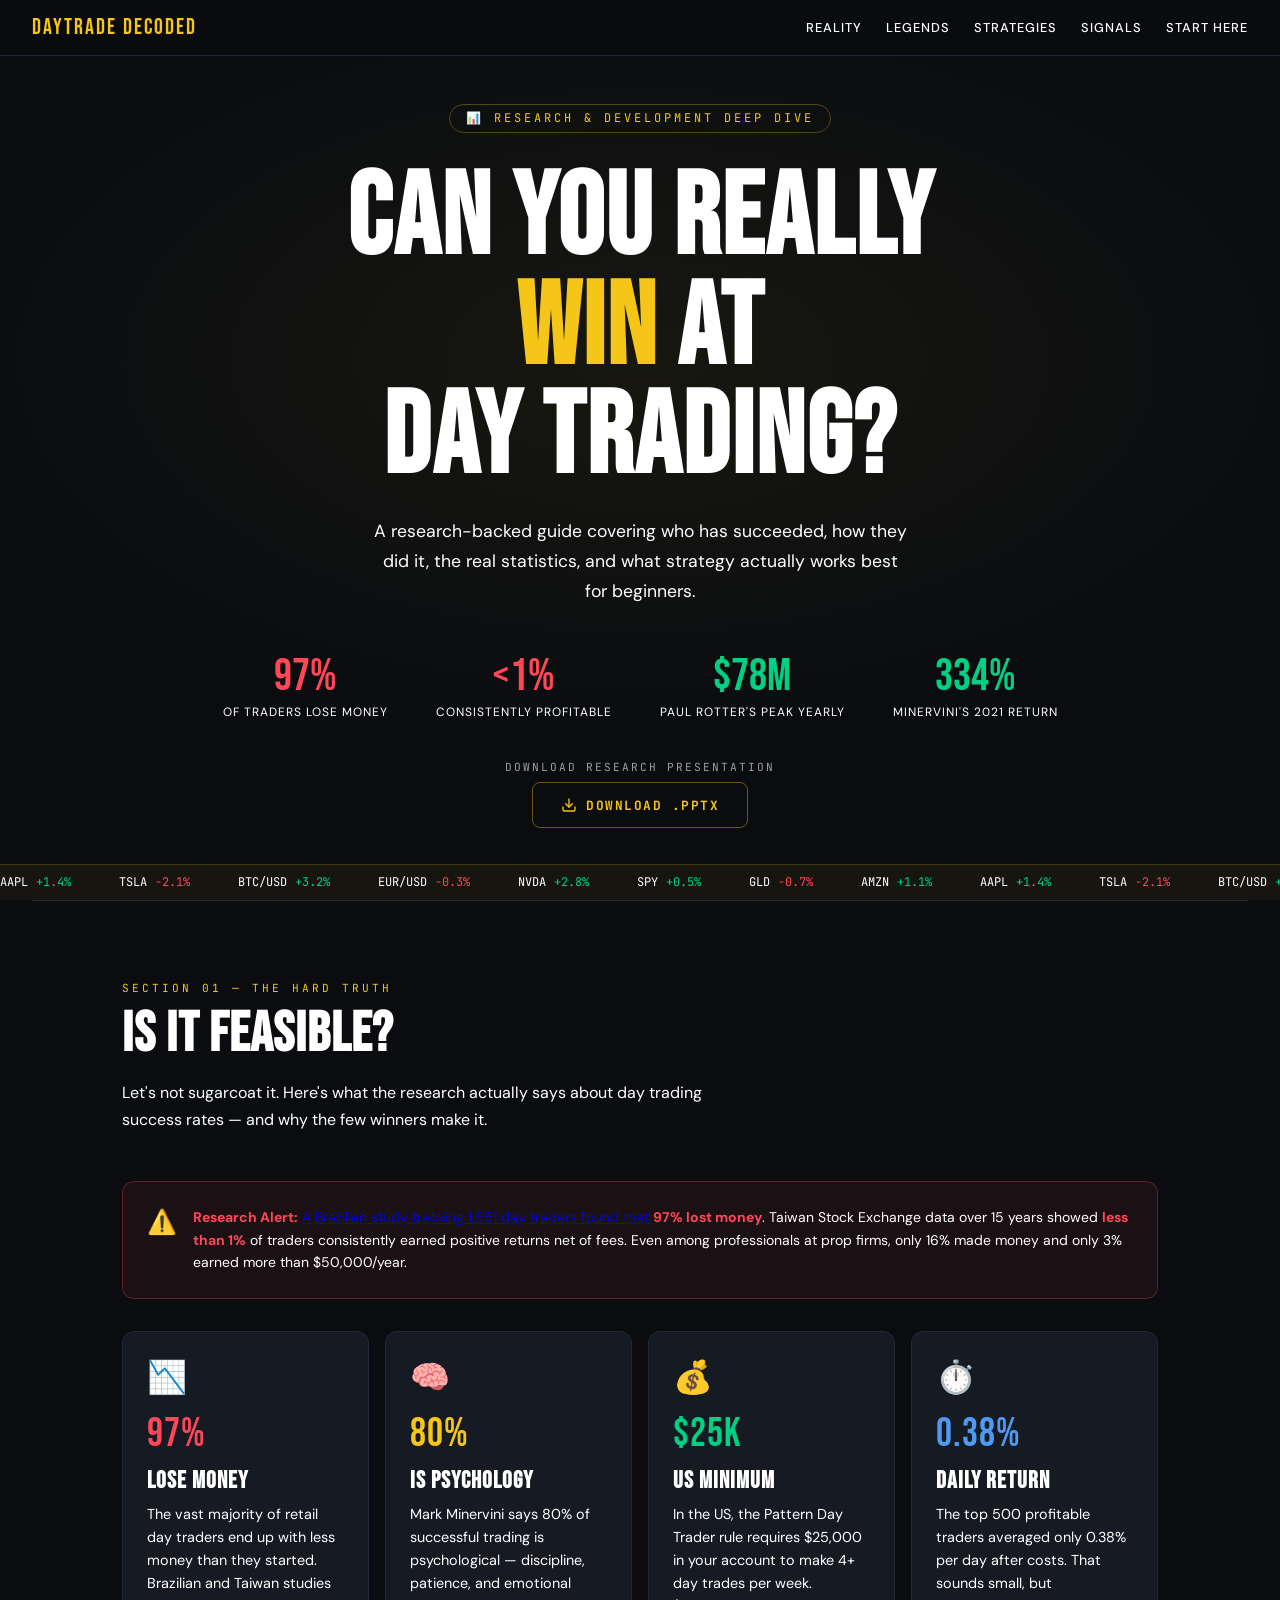
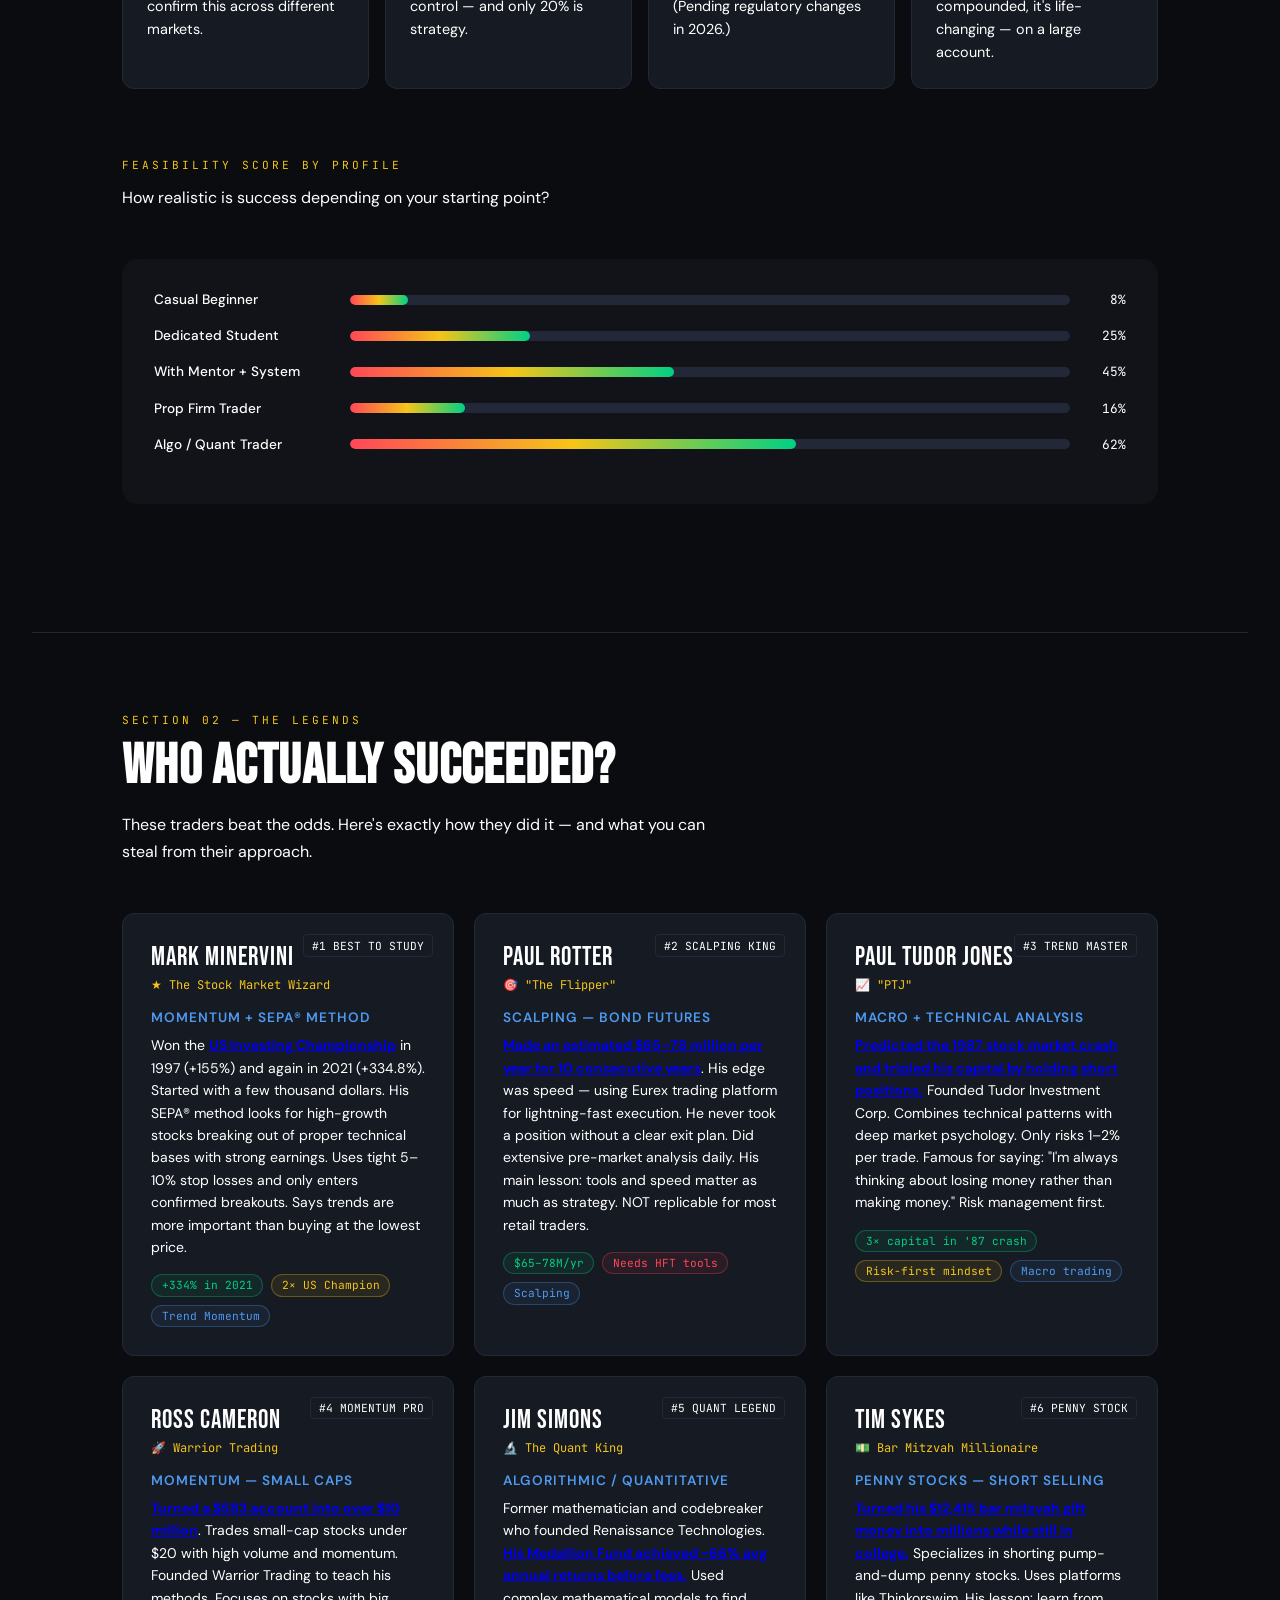
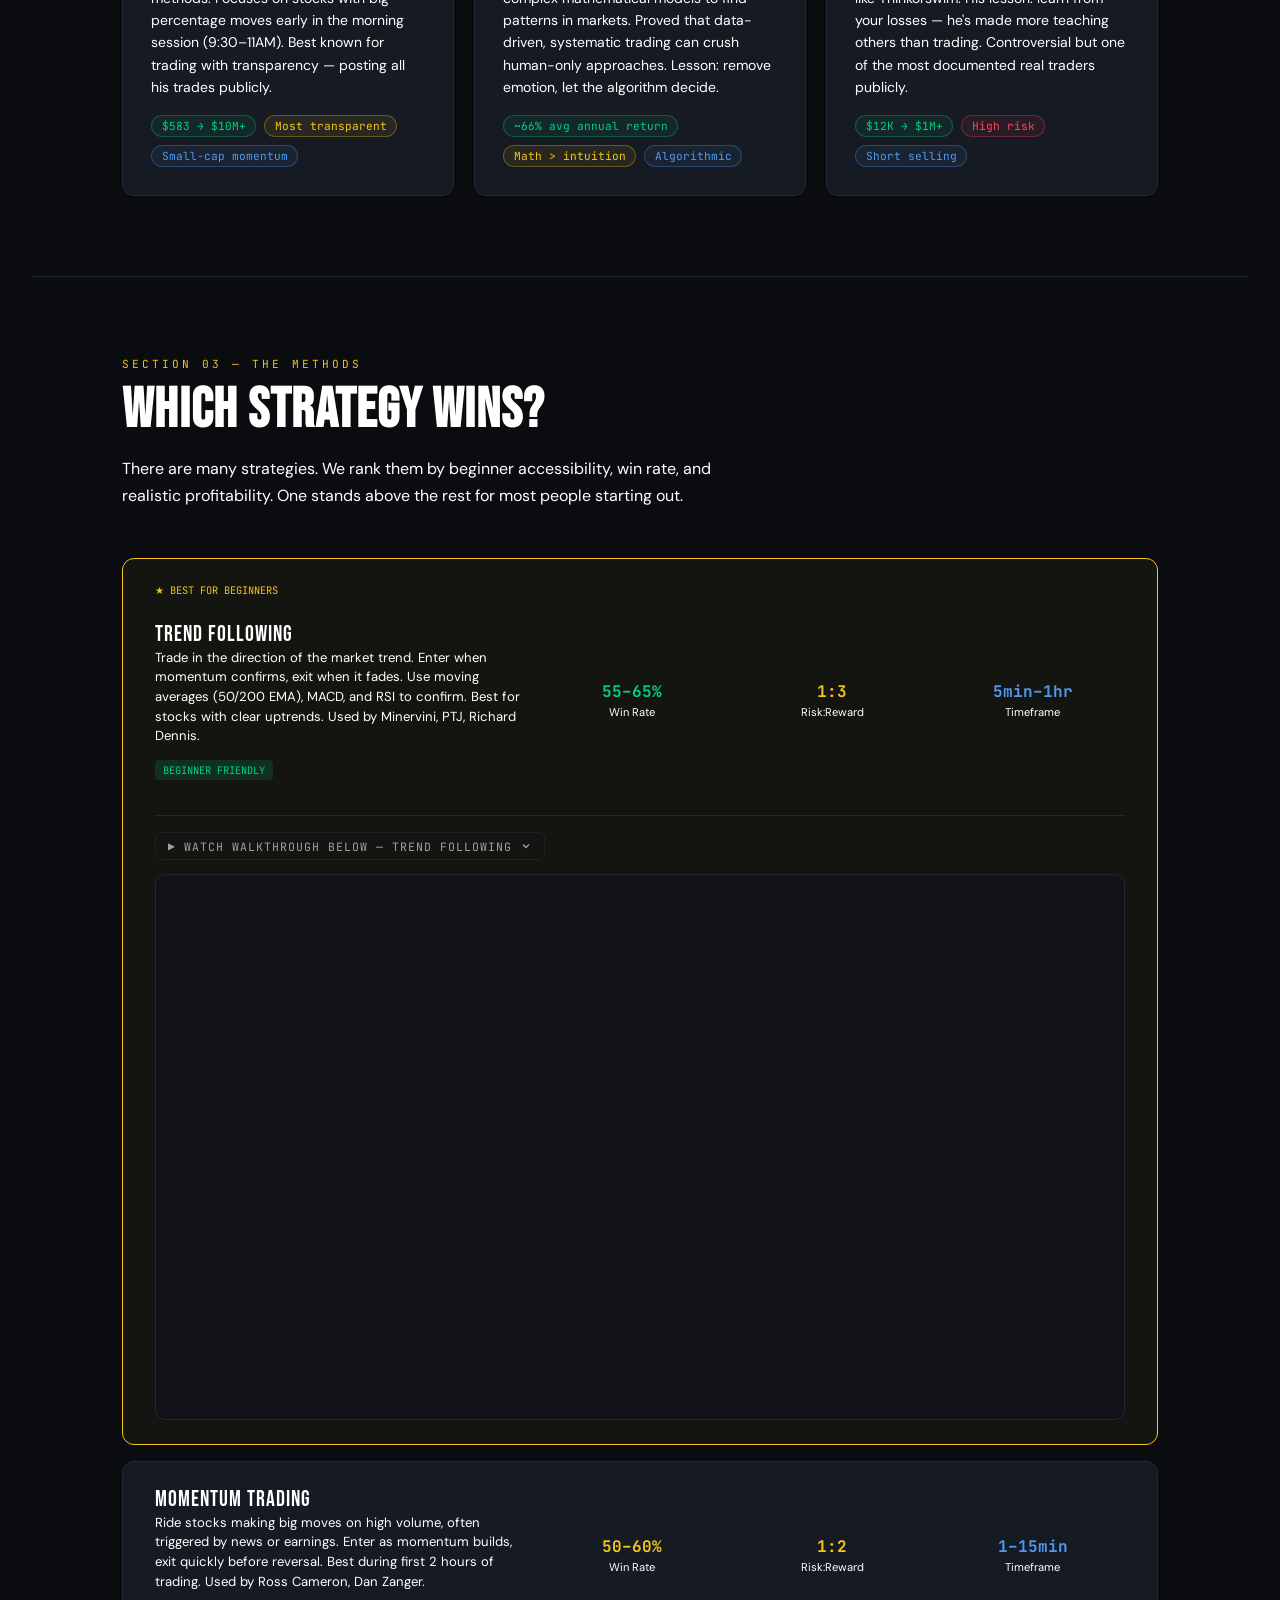
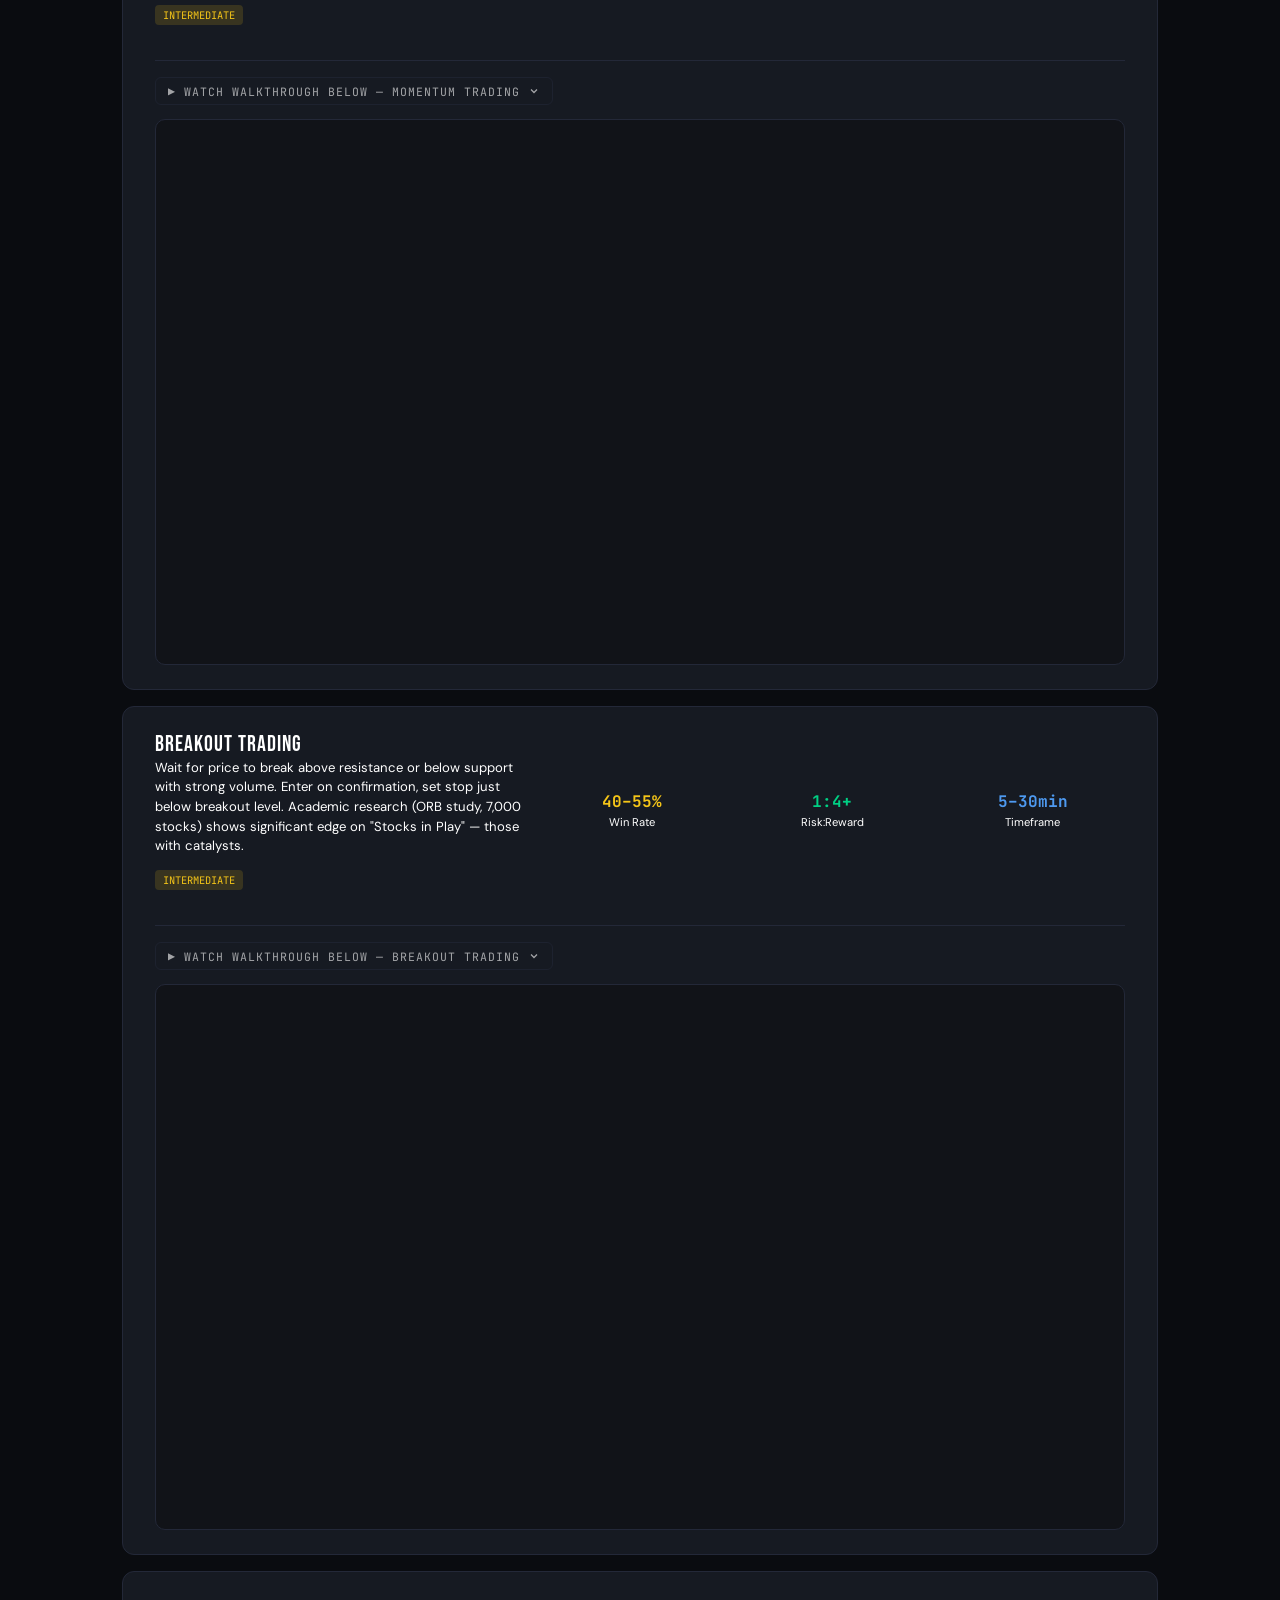
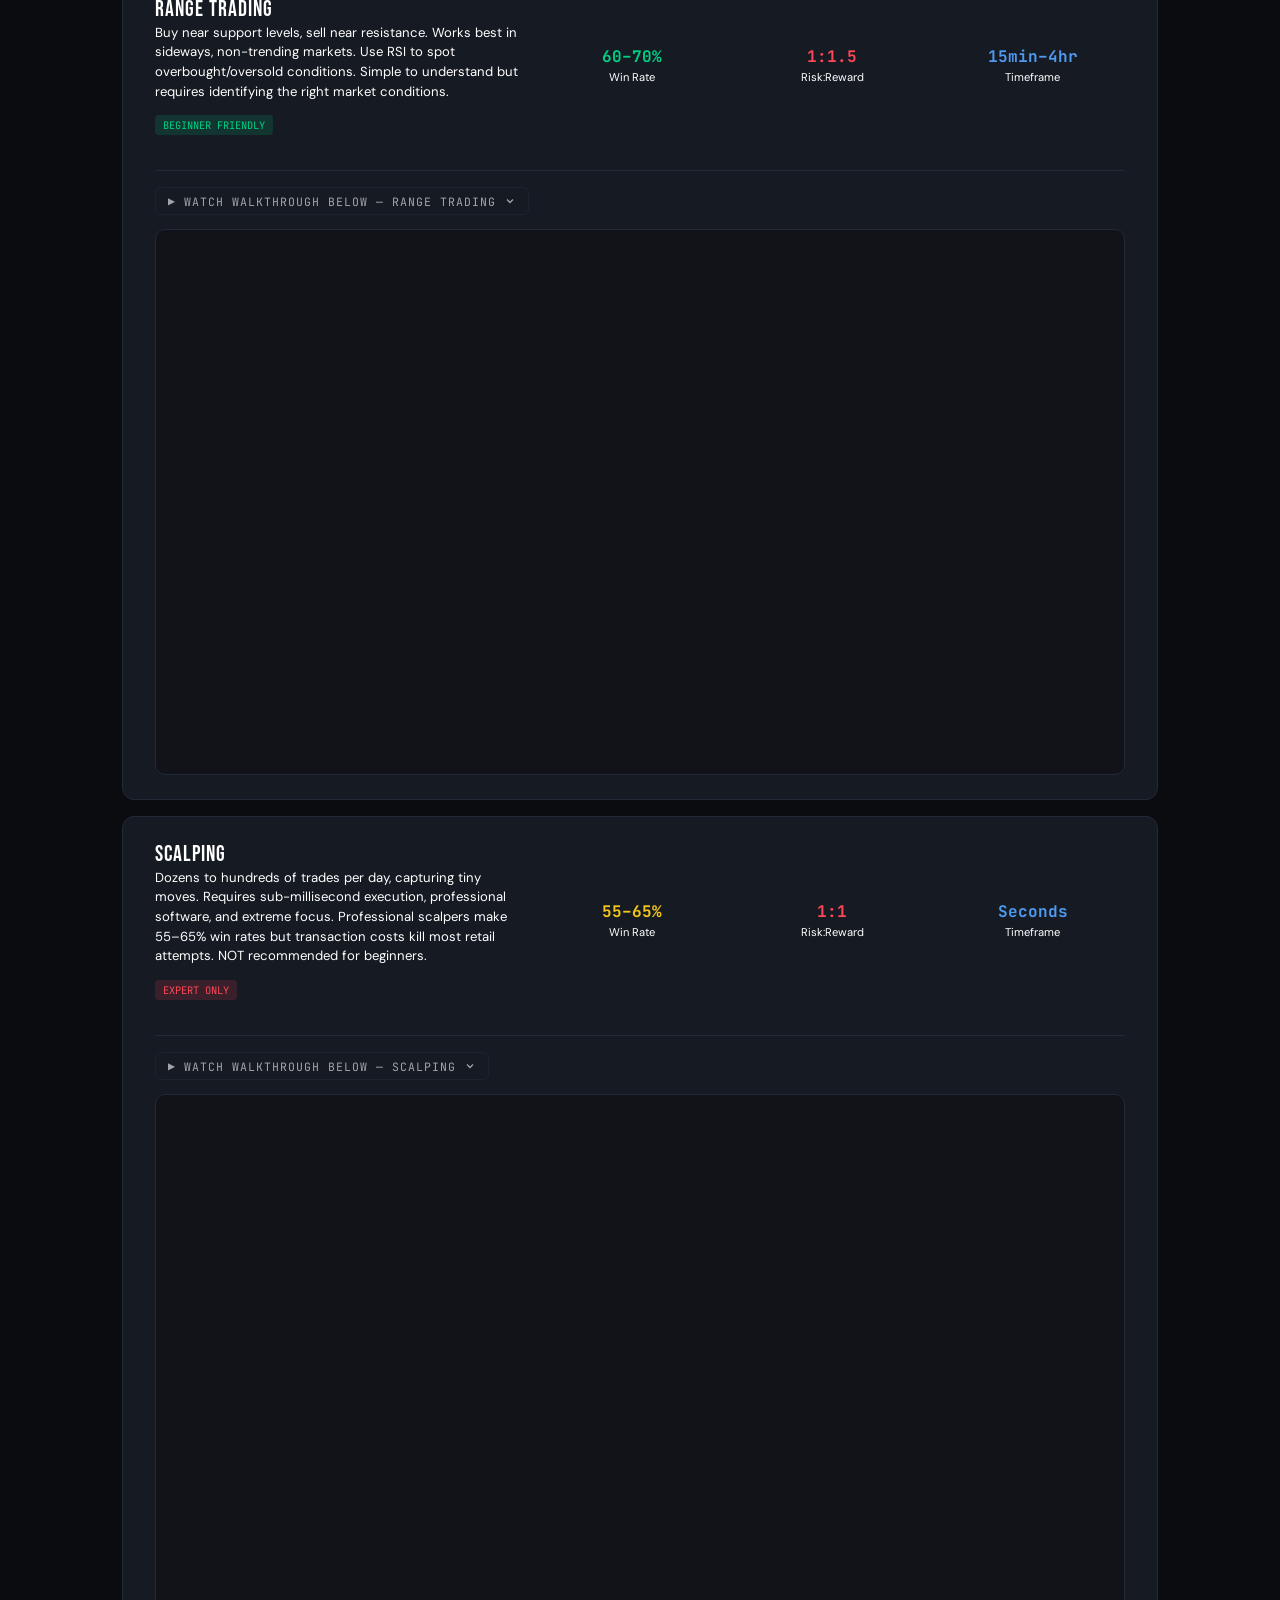
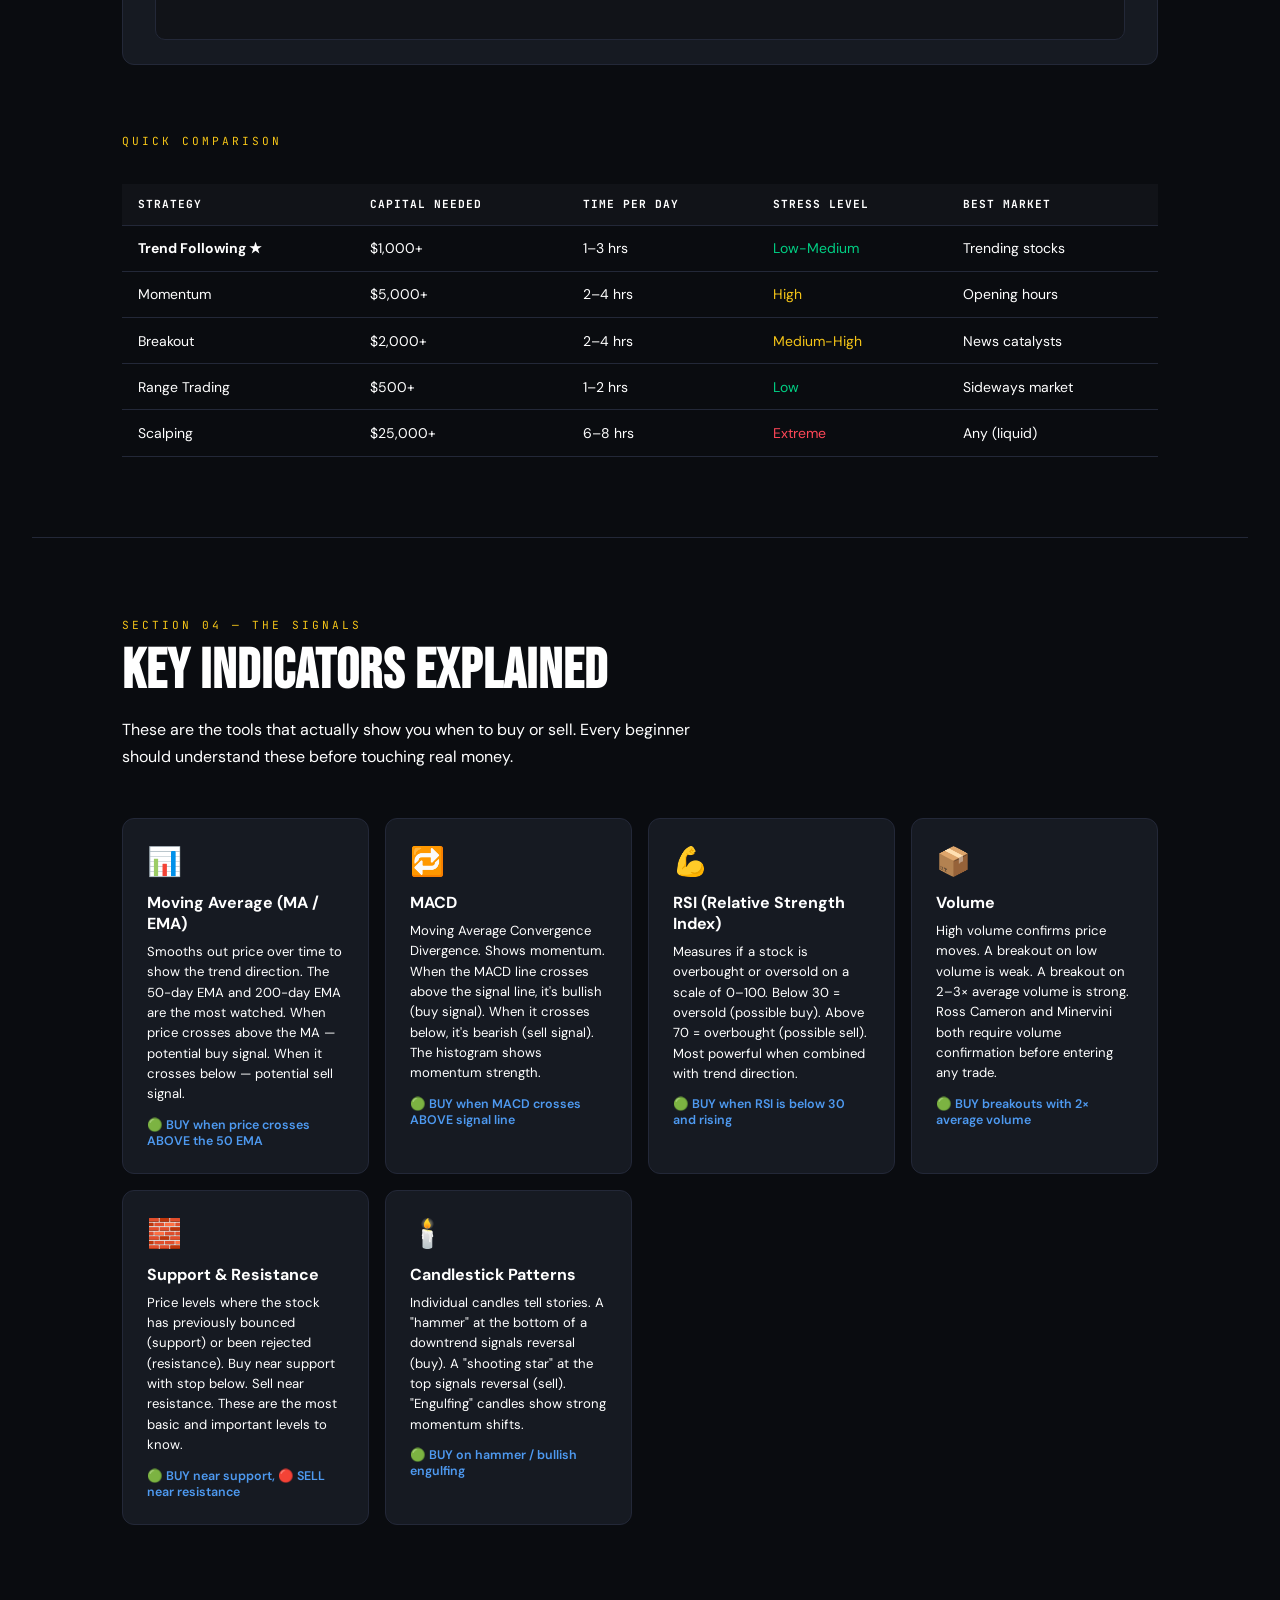
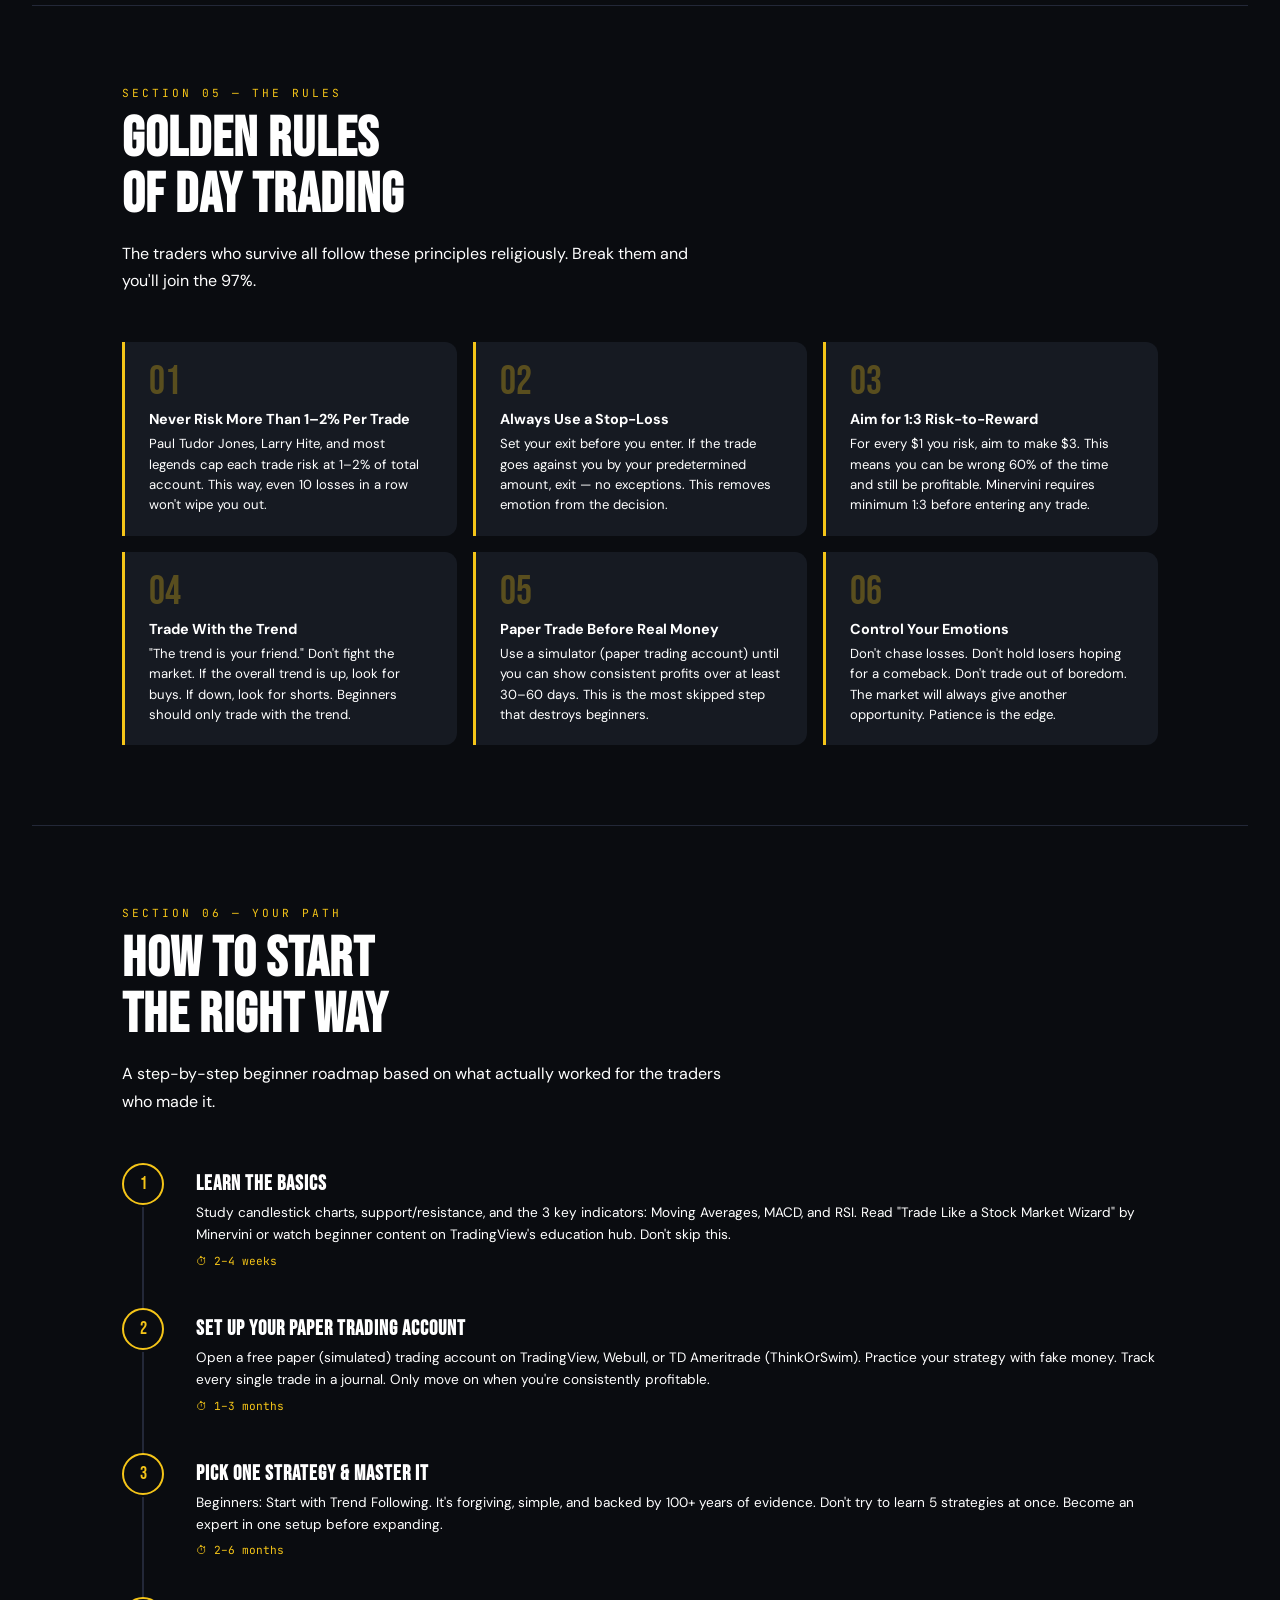
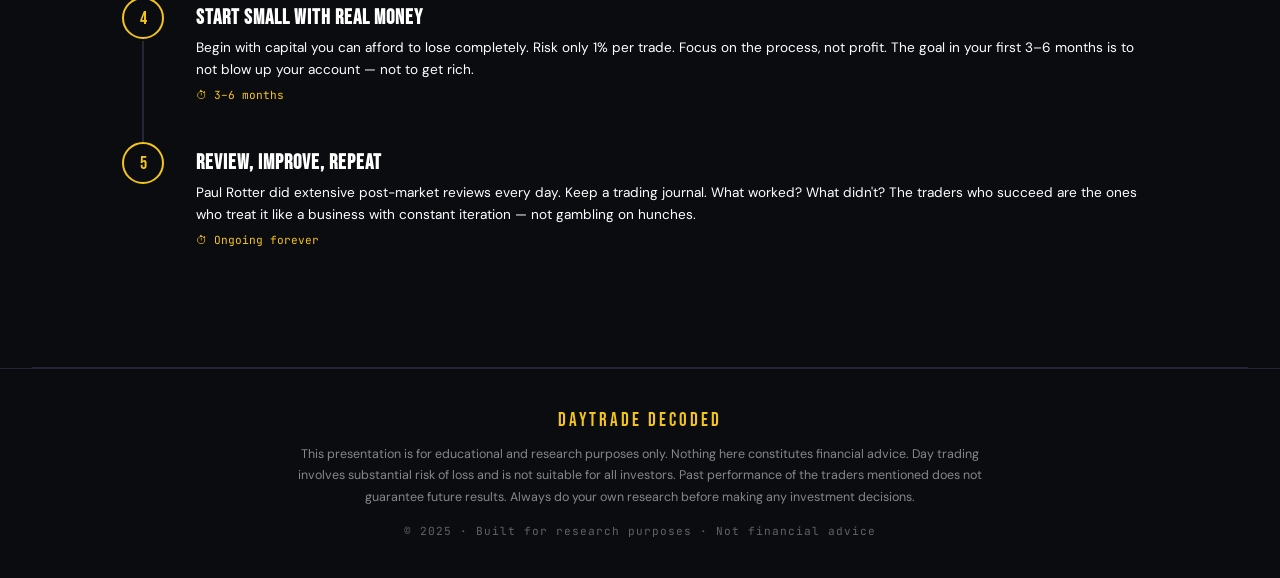
<file: index.html>
<!DOCTYPE html>
<html lang="en">
<head>
<meta charset="UTF-8">
<meta name="viewport" content="width=device-width, initial-scale=1.0">
<title>Day Trading: Research, Reality & Strategy</title>
<link href="https://fonts.googleapis.com/css2?family=Bebas+Neue&family=DM+Sans:wght@300;400;500;700&family=JetBrains+Mono:wght@400;700&display=swap" rel="stylesheet">
<link rel="stylesheet" href="daytrading_presentation.css">

</head>
<body>

<nav>
  <div class="nav-logo">DAYTRADE DECODED</div>
  <div class="nav-links">
    <a href="#reality">Reality</a>
    <a href="#traders">Legends</a>
    <a href="#strategies">Strategies</a>
    <a href="#signals">Signals</a>
    <a href="#roadmap">Start Here</a>
  </div>
</nav>

<!-- HERO -->
<div class="hero">
  <div class="hero-tag">📊 Research & Development Deep Dive</div>
  <h1>CAN YOU REALLY<br><span>WIN</span> AT<br>DAY TRADING?</h1>
  <p>A research-backed guide covering who has succeeded, how they did it, the real statistics, and what strategy actually works best for beginners.</p>
  <div class="hero-stats">
    <div class="hero-stat">
      <div class="number bad">97%</div>
      <div class="label">of traders lose money</div>
    </div>
    <div class="hero-stat">
      <div class="number bad">&lt;1%</div>
      <div class="label">consistently profitable</div>
    </div>
    <div class="hero-stat">
      <div class="number good">$78M</div>
      <div class="label">Paul Rotter's peak yearly</div>
    </div>
    <div class="hero-stat">
      <div class="number good">334%</div>
      <div class="label">Minervini's 2021 return</div>
    </div>
  </div>

  <div class="hero-download-wrap">
    <div class="dl-label">Download Research Presentation</div>
      <a class="btn-download" href="presentation/DayTrading_Research_Presentation.pptx">     
         <svg width="16" height="16" viewBox="0 0 24 24" fill="none" stroke="currentColor" stroke-width="2" stroke-linecap="round" stroke-linejoin="round"><path d="M21 15v4a2 2 0 0 1-2 2H5a2 2 0 0 1-2-2v-4"/><polyline points="7 10 12 15 17 10"/><line x1="12" y1="15" x2="12" y2="3"/></svg>
      Download .pptx
    </a>
  </div>
  <div class="ticker-bar">
    <div class="ticker-inner">
      <span class="ticker-item">AAPL <span class="up">+1.4%</span></span>
      <span class="ticker-item">TSLA <span class="dn">-2.1%</span></span>
      <span class="ticker-item">BTC/USD <span class="up">+3.2%</span></span>
      <span class="ticker-item">EUR/USD <span class="dn">-0.3%</span></span>
      <span class="ticker-item">NVDA <span class="up">+2.8%</span></span>
      <span class="ticker-item">SPY <span class="up">+0.5%</span></span>
      <span class="ticker-item">GLD <span class="dn">-0.7%</span></span>
      <span class="ticker-item">AMZN <span class="up">+1.1%</span></span>
      <!-- repeat for seamless scroll -->
      <span class="ticker-item">AAPL <span class="up">+1.4%</span></span>
      <span class="ticker-item">TSLA <span class="dn">-2.1%</span></span>
      <span class="ticker-item">BTC/USD <span class="up">+3.2%</span></span>
      <span class="ticker-item">EUR/USD <span class="dn">-0.3%</span></span>
      <span class="ticker-item">NVDA <span class="up">+2.8%</span></span>
      <span class="ticker-item">SPY <span class="up">+0.5%</span></span>
      <span class="ticker-item">GLD <span class="dn">-0.7%</span></span>
      <span class="ticker-item">AMZN <span class="up">+1.1%</span></span>
    </div>
  </div>
</div>

<hr class="divider">

<!-- REALITY CHECK -->
<section id="reality">
  <div class="section-label">Section 01 — The Hard Truth</div>
  <h2 class="section-title">IS IT FEASIBLE?</h2>
  <p class="section-sub">Let's not sugarcoat it. Here's what the research actually says about day trading success rates — and why the few winners make it.</p>

  <div class="warning-box reveal">
    <div class="warn-icon">⚠️</div>
    <p><strong>Research Alert:</strong> <a href="https://papers.ssrn.com/sol3/papers.cfm?abstract_id=3423101"> A Brazilian study tracking 1,551 day traders found that </a><strong>97% lost money</strong>. Taiwan Stock Exchange data over 15 years showed <strong>less than 1%</strong> of traders consistently earned positive returns net of fees. Even among professionals at prop firms, only 16% made money and only 3% earned more than $50,000/year.</p>
  </div>

  <div class="reality-grid reveal">
    <div class="reality-card">
      <div class="card-icon">📉</div>
      <span class="accent-num" style="color:var(--red)">97%</span>
      <h3>Lose Money</h3>
      <p>The vast majority of retail day traders end up with less money than they started. Brazilian and Taiwan studies confirm this across different markets.</p>
    </div>
    <div class="reality-card">
      <div class="card-icon">🧠</div>
      <span class="accent-num" style="color:var(--accent)">80%</span>
      <h3>Is Psychology</h3>
      <p>Mark Minervini says 80% of successful trading is psychological — discipline, patience, and emotional control — and only 20% is strategy.</p>
    </div>
    <div class="reality-card">
      <div class="card-icon">💰</div>
      <span class="accent-num" style="color:var(--green)">$25K</span>
      <h3>US Minimum</h3>
      <p>In the US, the Pattern Day Trader rule requires $25,000 in your account to make 4+ day trades per week. (Pending regulatory changes in 2026.)</p>
    </div>
    <div class="reality-card">
      <div class="card-icon">⏱️</div>
      <span class="accent-num" style="color:var(--blue)">0.38%</span>
      <h3>Daily Return</h3>
      <p>The top 500 profitable traders averaged only 0.38% per day after costs. That sounds small, but compounded, it's life-changing — on a large account.</p>
    </div>
  </div>

  <br>
  <div class="section-label" style="margin-top:3rem">Feasibility Score by Profile</div>
  <p class="section-sub">How realistic is success depending on your starting point?</p>
  <div class="feasibility-section reveal">
    <div class="feasibility-row">
      <div class="feasibility-label">Casual Beginner</div>
      <div class="feasibility-bar-bg"><div class="feasibility-bar-fill" style="width:8%"></div></div>
      <div class="feasibility-pct">8%</div>
    </div>
    <div class="feasibility-row">
      <div class="feasibility-label">Dedicated Student</div>
      <div class="feasibility-bar-bg"><div class="feasibility-bar-fill" style="width:25%"></div></div>
      <div class="feasibility-pct">25%</div>
    </div>
    <div class="feasibility-row">
      <div class="feasibility-label">With Mentor + System</div>
      <div class="feasibility-bar-bg"><div class="feasibility-bar-fill" style="width:45%"></div></div>
      <div class="feasibility-pct">45%</div>
    </div>
    <div class="feasibility-row">
      <div class="feasibility-label">Prop Firm Trader</div>
      <div class="feasibility-bar-bg"><div class="feasibility-bar-fill" style="width:16%"></div></div>
      <div class="feasibility-pct">16%</div>
    </div>
    <div class="feasibility-row">
      <div class="feasibility-label">Algo / Quant Trader</div>
      <div class="feasibility-bar-bg"><div class="feasibility-bar-fill" style="width:62%"></div></div>
      <div class="feasibility-pct">62%</div>
    </div>
  </div>
</section>

<hr class="divider">

<!-- FAMOUS TRADERS -->
<section id="traders">
  <div class="section-label">Section 02 — The Legends</div>
  <h2 class="section-title">WHO ACTUALLY SUCCEEDED?</h2>
  <p class="section-sub">These traders beat the odds. Here's exactly how they did it — and what you can steal from their approach.</p>

  <div class="traders-grid">

    <div class="trader-card reveal">
      <div class="trader-rank">#1 BEST TO STUDY</div>
      <div class="trader-name">MARK MINERVINI</div>
      <div class="trader-nick">★ The Stock Market Wizard</div>
      <div class="trader-strategy">Momentum + SEPA® Method</div>
      <p>Won the <a href="https://www.daytrading.com/mark-minervini-momentum-strategies"><strong>US Investing Championship</strong></a> in 1997 (+155%) and again in 2021 (+334.8%). Started with a few thousand dollars. His SEPA® method looks for high-growth stocks breaking out of proper technical bases with strong earnings. Uses tight 5–10% stop losses and only enters confirmed breakouts. Says trends are more important than buying at the lowest price.</p>
      <div class="trader-stat">
        <span class="chip green">+334% in 2021</span>
        <span class="chip yellow">2× US Champion</span>
        <span class="chip blue">Trend Momentum</span>
      </div>
    </div>

    <div class="trader-card reveal">
      <div class="trader-rank">#2 SCALPING KING</div>
      <div class="trader-name">PAUL ROTTER</div>
      <div class="trader-nick">🎯 "The Flipper"</div>
      <div class="trader-strategy">Scalping — Bond Futures</div>
      <p><a href="https://fbs.eu/en/analytics/guidebooks/scalping-62/"><strong>Made an estimated $65–78 million per year for 10 consecutive years</strong></a>. His edge was speed — using Eurex trading platform for lightning-fast execution. He never took a position without a clear exit plan. Did extensive pre-market analysis daily. His main lesson: tools and speed matter as much as strategy. NOT replicable for most retail traders.</p>
      <div class="trader-stat">
        <span class="chip green">$65–78M/yr</span>
        <span class="chip red">Needs HFT tools</span>
        <span class="chip blue">Scalping</span>
      </div>
    </div>

    <div class="trader-card reveal">
      <div class="trader-rank">#3 TREND MASTER</div>
      <div class="trader-name">PAUL TUDOR JONES</div>
      <div class="trader-nick">📈 "PTJ"</div>
      <div class="trader-strategy">Macro + Technical Analysis</div>
      <p><a href="https://www.fool.com/investing/2025/10/21/billionaire-paul-tudor-jones-surge-ai-stocks/"><strong>Predicted the 1987 stock market crash and tripled his capital by holding short positions.</strong></a> Founded Tudor Investment Corp. Combines technical patterns with deep market psychology. Only risks 1–2% per trade. Famous for saying: "I'm always thinking about losing money rather than making money." Risk management first.</p>
      <div class="trader-stat">
        <span class="chip green">3× capital in '87 crash</span>
        <span class="chip yellow">Risk-first mindset</span>
        <span class="chip blue">Macro trading</span>
      </div>
    </div>

    <div class="trader-card reveal">
      <div class="trader-rank">#4 MOMENTUM PRO</div>
      <div class="trader-name">ROSS CAMERON</div>
      <div class="trader-nick">🚀 Warrior Trading</div>
      <div class="trader-strategy">Momentum — Small Caps</div>
      <p><a href="https://www.entrepreneur.com/money-finance/how-i-turned-583-into-10-million-by-day-trading/456246"><strong>Turned a $583 account into over $10 million</strong></a>. Trades small-cap stocks under $20 with high volume and momentum. Founded Warrior Trading to teach his methods. Focuses on stocks with big percentage moves early in the morning session (9:30–11AM). Best known for trading with transparency — posting all his trades publicly.</p>
      <div class="trader-stat">
        <span class="chip green">$583 → $10M+</span>
        <span class="chip yellow">Most transparent</span>
        <span class="chip blue">Small-cap momentum</span>
      </div>
    </div>

    <div class="trader-card reveal">
      <div class="trader-rank">#5 QUANT LEGEND</div>
      <div class="trader-name">JIM SIMONS</div>
      <div class="trader-nick">🔬 The Quant King</div>
      <div class="trader-strategy">Algorithmic / Quantitative</div>
      <p>Former mathematician and codebreaker who founded Renaissance Technologies. <a href="https://www.quantifiedstrategies.com/jim-simons/"><strong>His Medallion Fund achieved ~66% avg annual returns before fees.</strong></a> Used complex mathematical models to find patterns in markets. Proved that data-driven, systematic trading can crush human-only approaches. Lesson: remove emotion, let the algorithm decide.</p>
      <div class="trader-stat">
        <span class="chip green">~66% avg annual return</span>
        <span class="chip yellow">Math > intuition</span>
        <span class="chip blue">Algorithmic</span>
      </div>
    </div>

    <div class="trader-card reveal">
      <div class="trader-rank">#6 PENNY STOCK</div>
      <div class="trader-name">TIM SYKES</div>
      <div class="trader-nick">💵 Bar Mitzvah Millionaire</div>
      <div class="trader-strategy">Penny Stocks — Short Selling</div>
      <p><a href="https://banyanhill.com/expert/tim-sykes/"><strong>Turned his $12,415 bar mitzvah gift money into millions while still in college.</strong></a> Specializes in shorting pump-and-dump penny stocks. Uses platforms like Thinkorswim. His lesson: learn from your losses — he's made more teaching others than trading. Controversial but one of the most documented real traders publicly.</p>
      <div class="trader-stat">
        <span class="chip green">$12K → $1M+</span>
        <span class="chip red">High risk</span>
        <span class="chip blue">Short selling</span>
      </div>
    </div>

  </div>
</section>

<hr class="divider">

<section id="strategies">
  <div class="section-label">Section 03 — The Methods</div>
  <h2 class="section-title">WHICH STRATEGY WINS?</h2>
  <p class="section-sub">There are many strategies. We rank them by beginner accessibility, win rate, and realistic profitability. One stands above the rest for most people starting out.</p>
 
  <div class="strategies-list">
 
   <!-- TREND FOLLOWING -->
    <div class="strategy-row best reveal">
      <div class="strat-cols">
        <div>
          <div class="strategy-name">TREND FOLLOWING</div>
          <div class="strategy-desc">Trade in the direction of the market trend. Enter when momentum confirms, exit when it fades. Use moving averages (50/200 EMA), MACD, and RSI to confirm. Best for stocks with clear uptrends. Used by Minervini, PTJ, Richard Dennis.</div>
          <div style="margin-top:0.75rem"><span class="diff easy">BEGINNER FRIENDLY</span></div>
        </div>
        <div class="strat-meta">
          <div class="meta-val" style="color:var(--green)">55–65%</div>
          <div class="meta-label">Win Rate</div>
        </div>
        <div class="strat-meta">
          <div class="meta-val" style="color:var(--accent)">1:3</div>
          <div class="meta-label">Risk:Reward</div>
        </div>
        <div class="strat-meta">
          <div class="meta-val" style="color:var(--blue)">5min–1hr</div>
          <div class="meta-label">Timeframe</div>
        </div>
      </div>
      <div class="yt-wrap">
        <div class="yt-toggle static">
            ▶ Watch Walkthrough Below — Trend Following
            <svg class="yt-arrow" width="12" height="12" viewBox="0 0 24 24" fill="none" stroke="currentColor" stroke-width="2.5">
              <polyline points="6 9 12 15 18 9"/>
            </svg>
          </div>

        <div class="yt-embed-box open">
          <iframe 
            src="https://www.youtube.com/embed/rf_EQvubKlk"
            title="Trend Following Walkthrough"
            allow="accelerometer; autoplay; clipboard-write; encrypted-media; gyroscope; picture-in-picture"
            allowfullscreen>
          </iframe>
        </div>
      </div>  
    </div>
 
    <!-- MOMENTUM TRADING -->
    <div class="strategy-row reveal">
      <div class="strat-cols">
        <div>
          <div class="strategy-name">MOMENTUM TRADING</div>
          <div class="strategy-desc">Ride stocks making big moves on high volume, often triggered by news or earnings. Enter as momentum builds, exit quickly before reversal. Best during first 2 hours of trading. Used by Ross Cameron, Dan Zanger.</div>
          <div style="margin-top:0.75rem"><span class="diff medium">INTERMEDIATE</span></div>
        </div>
        <div class="strat-meta">
          <div class="meta-val" style="color:var(--accent)">50–60%</div>
          <div class="meta-label">Win Rate</div>
        </div>
        <div class="strat-meta">
          <div class="meta-val" style="color:var(--accent)">1:2</div>
          <div class="meta-label">Risk:Reward</div>
        </div>
        <div class="strat-meta">
          <div class="meta-val" style="color:var(--blue)">1–15min</div>
          <div class="meta-label">Timeframe</div>
        </div>
      </div>
      <div class="yt-wrap">
        <div class="yt-toggle static">
          ▶ Watch Walkthrough Below — Momentum Trading
            <svg class="yt-arrow" width="12" height="12" viewBox="0 0 24 24" fill="none" stroke="currentColor" stroke-width="2.5">
              <polyline points="6 9 12 15 18 9"/>
            </svg>
          </div>

        <div class="yt-embed-box open">
          <iframe 
            src="https://www.youtube.com/embed/TNVIspG7rKo?si=xnqT_BEHYGAkOzej"
            title="Trend Following Walkthrough"
            allow="accelerometer; autoplay; clipboard-write; encrypted-media; gyroscope; picture-in-picture"
            allowfullscreen>
          </iframe>
        </div>
      </div>  
      <!-- <div class="yt-wrap">
        <button class="yt-toggle" onclick="toggleYT(this)">
          ▶ Watch Walkthrough — Momentum Trading
          <svg class="yt-arrow" width="12" height="12" viewBox="0 0 24 24" fill="none" stroke="currentColor" stroke-width="2.5"><polyline points="6 9 12 15 18 9"/></svg>
        </button>
        <div class="yt-embed-box" data-src="https://www.youtube.com/embed/TNVIspG7rKo?si=xnqT_BEHYGAkOzej">
          <div class="yt-placeholder">
            <div class="yt-play-icon">
              <svg width="22" height="22" viewBox="0 0 24 24" fill="#ff4444"><polygon points="5 3 19 12 5 21 5 3"/></svg>
            </div>
          </div>
        </div>
      </div> -->
    </div>
 
    <!-- BREAKOUT TRADING -->
    <div class="strategy-row reveal">
      <div class="strat-cols">
        <div>
          <div class="strategy-name">BREAKOUT TRADING</div>
          <div class="strategy-desc">Wait for price to break above resistance or below support with strong volume. Enter on confirmation, set stop just below breakout level. Academic research (ORB study, 7,000 stocks) shows significant edge on "Stocks in Play" — those with catalysts.</div>
          <div style="margin-top:0.75rem"><span class="diff medium">INTERMEDIATE</span></div>
        </div>
        <div class="strat-meta">
          <div class="meta-val" style="color:var(--accent)">40–55%</div>
          <div class="meta-label">Win Rate</div>
        </div>
        <div class="strat-meta">
          <div class="meta-val" style="color:var(--green)">1:4+</div>
          <div class="meta-label">Risk:Reward</div>
        </div>
        <div class="strat-meta">
          <div class="meta-val" style="color:var(--blue)">5–30min</div>
          <div class="meta-label">Timeframe</div>
        </div>
      </div>
      <div class="yt-wrap">
        <div class="yt-toggle static">
          ▶ Watch Walkthrough Below — Breakout Trading
            <svg class="yt-arrow" width="12" height="12" viewBox="0 0 24 24" fill="none" stroke="currentColor" stroke-width="2.5">
              <polyline points="6 9 12 15 18 9"/>
            </svg>
          </div>

        <div class="yt-embed-box open">
          <iframe 
            src="https://www.youtube.com/embed/kytIBc69H7A?si=QFy_8zkk1UDcNs0u"
            title="Trend Following Walkthrough"
            allow="accelerometer; autoplay; clipboard-write; encrypted-media; gyroscope; picture-in-picture"
            allowfullscreen>
          </iframe>
        </div>
      </div>  
      <!-- <div class="yt-wrap">
        <button class="yt-toggle" onclick="toggleYT(this)">
          ▶ Watch Walkthrough — Breakout Trading
          <svg class="yt-arrow" width="12" height="12" viewBox="0 0 24 24" fill="none" stroke="currentColor" stroke-width="2.5"><polyline points="6 9 12 15 18 9"/></svg>
        </button>
        <div class="yt-embed-box" data-src="https://www.youtube.com/embed/kytIBc69H7A?si=QFy_8zkk1UDcNs0u">
          <div class="yt-placeholder">
            <div class="yt-play-icon">
              <svg width="22" height="22" viewBox="0 0 24 24" fill="#ff4444"><polygon points="5 3 19 12 5 21 5 3"/></svg>
            </div>          
          </div>
        </div>
      </div> -->
    </div>
 
    <!-- RANGE TRADING -->
    <div class="strategy-row reveal">
      <div class="strat-cols">
        <div>
          <div class="strategy-name">RANGE TRADING</div>
          <div class="strategy-desc">Buy near support levels, sell near resistance. Works best in sideways, non-trending markets. Use RSI to spot overbought/oversold conditions. Simple to understand but requires identifying the right market conditions.</div>
          <div style="margin-top:0.75rem"><span class="diff easy">BEGINNER FRIENDLY</span></div>
        </div>
        <div class="strat-meta">
          <div class="meta-val" style="color:var(--green)">60–70%</div>
          <div class="meta-label">Win Rate</div>
        </div>
        <div class="strat-meta">
          <div class="meta-val" style="color:var(--red)">1:1.5</div>
          <div class="meta-label">Risk:Reward</div>
        </div>
        <div class="strat-meta">
          <div class="meta-val" style="color:var(--blue)">15min–4hr</div>
          <div class="meta-label">Timeframe</div>
        </div>
      </div>
      <div class="yt-wrap">
        <div class="yt-toggle static">
          ▶ Watch Walkthrough Below — Range Trading
            <svg class="yt-arrow" width="12" height="12" viewBox="0 0 24 24" fill="none" stroke="currentColor" stroke-width="2.5">
              <polyline points="6 9 12 15 18 9"/>
            </svg>
          </div>

        <div class="yt-embed-box open">
          <iframe 
            src="https://www.youtube.com/embed/8-x2S8owxYQ?si=R2yU9gqV7wIEx-r3"
            title="Trend Following Walkthrough"
            allow="accelerometer; autoplay; clipboard-write; encrypted-media; gyroscope; picture-in-picture"
            allowfullscreen>
          </iframe>
        </div>
      </div>  
      <!-- <div class="yt-wrap">
        <button class="yt-toggle" onclick="toggleYT(this)">
          ▶ Watch Walkthrough — Range Trading
          <svg class="yt-arrow" width="12" height="12" viewBox="0 0 24 24" fill="none" stroke="currentColor" stroke-width="2.5"><polyline points="6 9 12 15 18 9"/></svg>
        </button>
        <div class="yt-embed-box" data-src="https://www.youtube.com/embed/8-x2S8owxYQ?si=R2yU9gqV7wIEx-r3">
          <div class="yt-placeholder">
            <div class="yt-play-icon">
              <svg width="22" height="22" viewBox="0 0 24 24" fill="#ff4444"><polygon points="5 3 19 12 5 21 5 3"/></svg>
            </div>
          </div>
        </div>
      </div> -->
    </div>
 
    <!-- SCALPING -->
    <div class="strategy-row reveal">
      <div class="strat-cols">
        <div>
          <div class="strategy-name">SCALPING</div>
          <div class="strategy-desc">Dozens to hundreds of trades per day, capturing tiny moves. Requires sub-millisecond execution, professional software, and extreme focus. Professional scalpers make 55–65% win rates but transaction costs kill most retail attempts. NOT recommended for beginners.</div>
          <div style="margin-top:0.75rem"><span class="diff hard">EXPERT ONLY</span></div>
        </div>
        <div class="strat-meta">
          <div class="meta-val" style="color:var(--accent)">55–65%</div>
          <div class="meta-label">Win Rate</div>
        </div>
        <div class="strat-meta">
          <div class="meta-val" style="color:var(--red)">1:1</div>
          <div class="meta-label">Risk:Reward</div>
        </div>
        <div class="strat-meta">
          <div class="meta-val" style="color:var(--blue)">Seconds</div>
          <div class="meta-label">Timeframe</div>
        </div>
      </div>
      <div class="yt-wrap">
        <div class="yt-toggle static">
          ▶ Watch Walkthrough Below — Scalping
            <svg class="yt-arrow" width="12" height="12" viewBox="0 0 24 24" fill="none" stroke="currentColor" stroke-width="2.5">
              <polyline points="6 9 12 15 18 9"/>
            </svg>
          </div>

        <div class="yt-embed-box open">
          <iframe 
            src="https://www.youtube.com/embed/p1W8Mjl4kWs?si=zBuRD8LUNzyycA9E"
            title="Trend Following Walkthrough"
            allow="accelerometer; autoplay; clipboard-write; encrypted-media; gyroscope; picture-in-picture"
            allowfullscreen>
          </iframe>
        </div>
      </div>  
      <!-- <div class="yt-wrap">
        <button class="yt-toggle" onclick="toggleYT(this)">
          ▶ Watch Walkthrough — Scalping
          <svg class="yt-arrow" width="12" height="12" viewBox="0 0 24 24" fill="none" stroke="currentColor" stroke-width="2.5"><polyline points="6 9 12 15 18 9"/></svg>
        </button>
        <div class="yt-embed-box" data-src="https://www.youtube.com/embed/p1W8Mjl4kWs?si=zBuRD8LUNzyycA9E">
          <div class="yt-placeholder">
            <div class="yt-play-icon">
              <svg width="22" height="22" viewBox="0 0 24 24" fill="#ff4444"><polygon points="5 3 19 12 5 21 5 3"/></svg>
            </div>
          </div>
        </div>
      </div> -->
    </div>
  </div>

 <!-- Comparison table -->

<br>
<div class="section-label" style="margin-top:3rem">Quick Comparison</div>
<div style="overflow-x: auto; -webkit-overflow-scrolling: touch;">
  <table class="comparison-table reveal" style="min-width: 600px;">
    <thead>
      <tr>
        <th>Strategy</th>
        <th>Capital Needed</th>
        <th>Time per Day</th>
        <th>Stress Level</th>
        <th>Best Market</th>
      </tr>
    </thead>
    <tbody>
      <tr>
        <td><strong>Trend Following ★</strong></td>
        <td>$1,000+</td>
        <td>1–3 hrs</td>
        <td style="color:var(--green)">Low-Medium</td>
        <td>Trending stocks</td>
      </tr>
      <tr>
        <td>Momentum</td>
        <td>$5,000+</td>
        <td>2–4 hrs</td>
        <td style="color:var(--accent)">High</td>
        <td>Opening hours</td>
      </tr>
      <tr>
        <td>Breakout</td>
        <td>$2,000+</td>
        <td>2–4 hrs</td>
        <td style="color:var(--accent)">Medium-High</td>
        <td>News catalysts</td>
      </tr>
      <tr>
        <td>Range Trading</td>
        <td>$500+</td>
        <td>1–2 hrs</td>
        <td style="color:var(--green)">Low</td>
        <td>Sideways market</td>
      </tr>
      <tr>
        <td>Scalping</td>
        <td>$25,000+</td>
        <td>6–8 hrs</td>
        <td style="color:var(--red)">Extreme</td>
        <td>Any (liquid)</td>
      </tr>
    </tbody>
  </table>
</div>
</section>
<hr class="divider">

<!-- INDICATORS -->
<section id="signals">
  <div class="section-label">Section 04 — The Signals</div>
  <h2 class="section-title">KEY INDICATORS EXPLAINED</h2>
  <p class="section-sub">These are the tools that actually show you when to buy or sell. Every beginner should understand these before touching real money.</p>

  <div class="indicators-grid">
    <div class="indicator-card reveal">
      <div class="ind-icon">📊</div>
      <h3>Moving Average (MA / EMA)</h3>
      <p>Smooths out price over time to show the trend direction. The 50-day EMA and 200-day EMA are the most watched. When price crosses above the MA — potential buy signal. When it crosses below — potential sell signal.</p>
      <div class="ind-use">🟢 BUY when price crosses ABOVE the 50 EMA</div>
    </div>
    <div class="indicator-card reveal">
      <div class="ind-icon">🔁</div>
      <h3>MACD</h3>
      <p>Moving Average Convergence Divergence. Shows momentum. When the MACD line crosses above the signal line, it's bullish (buy signal). When it crosses below, it's bearish (sell signal). The histogram shows momentum strength.</p>
      <div class="ind-use">🟢 BUY when MACD crosses ABOVE signal line</div>
    </div>
    <div class="indicator-card reveal">
      <div class="ind-icon">💪</div>
      <h3>RSI (Relative Strength Index)</h3>
      <p>Measures if a stock is overbought or oversold on a scale of 0–100. Below 30 = oversold (possible buy). Above 70 = overbought (possible sell). Most powerful when combined with trend direction.</p>
      <div class="ind-use">🟢 BUY when RSI is below 30 and rising</div>
    </div>
    <div class="indicator-card reveal">
      <div class="ind-icon">📦</div>
      <h3>Volume</h3>
      <p>High volume confirms price moves. A breakout on low volume is weak. A breakout on 2–3× average volume is strong. Ross Cameron and Minervini both require volume confirmation before entering any trade.</p>
      <div class="ind-use">🟢 BUY breakouts with 2× average volume</div>
    </div>
    <div class="indicator-card reveal">
      <div class="ind-icon">🧱</div>
      <h3>Support & Resistance</h3>
      <p>Price levels where the stock has previously bounced (support) or been rejected (resistance). Buy near support with stop below. Sell near resistance. These are the most basic and important levels to know.</p>
      <div class="ind-use">🟢 BUY near support, 🔴 SELL near resistance</div>
    </div>
    <div class="indicator-card reveal">
      <div class="ind-icon">🕯️</div>
      <h3>Candlestick Patterns</h3>
      <p>Individual candles tell stories. A "hammer" at the bottom of a downtrend signals reversal (buy). A "shooting star" at the top signals reversal (sell). "Engulfing" candles show strong momentum shifts.</p>
      <div class="ind-use">🟢 BUY on hammer / bullish engulfing</div>
    </div>
  </div>
</section>

<hr class="divider">

<!-- GOLDEN RULES -->
<section>
  <div class="section-label">Section 05 — The Rules</div>
  <h2 class="section-title">GOLDEN RULES<br>OF DAY TRADING</h2>
  <p class="section-sub">The traders who survive all follow these principles religiously. Break them and you'll join the 97%.</p>

  <div class="rules-grid">
    <div class="rule-card reveal">
      <div class="rule-num">01</div>
      <h3>Never Risk More Than 1–2% Per Trade</h3>
      <p>Paul Tudor Jones, Larry Hite, and most legends cap each trade risk at 1–2% of total account. This way, even 10 losses in a row won't wipe you out.</p>
    </div>
    <div class="rule-card reveal">
      <div class="rule-num">02</div>
      <h3>Always Use a Stop-Loss</h3>
      <p>Set your exit before you enter. If the trade goes against you by your predetermined amount, exit — no exceptions. This removes emotion from the decision.</p>
    </div>
    <div class="rule-card reveal">
      <div class="rule-num">03</div>
      <h3>Aim for 1:3 Risk-to-Reward</h3>
      <p>For every $1 you risk, aim to make $3. This means you can be wrong 60% of the time and still be profitable. Minervini requires minimum 1:3 before entering any trade.</p>
    </div>
    <div class="rule-card reveal">
      <div class="rule-num">04</div>
      <h3>Trade With the Trend</h3>
      <p>"The trend is your friend." Don't fight the market. If the overall trend is up, look for buys. If down, look for shorts. Beginners should only trade with the trend.</p>
    </div>
    <div class="rule-card reveal">
      <div class="rule-num">05</div>
      <h3>Paper Trade Before Real Money</h3>
      <p>Use a simulator (paper trading account) until you can show consistent profits over at least 30–60 days. This is the most skipped step that destroys beginners.</p>
    </div>
    <div class="rule-card reveal">
      <div class="rule-num">06</div>
      <h3>Control Your Emotions</h3>
      <p>Don't chase losses. Don't hold losers hoping for a comeback. Don't trade out of boredom. The market will always give another opportunity. Patience is the edge.</p>
    </div>
  </div>
</section>

<hr class="divider">

<!-- ROADMAP -->
<section id="roadmap">
  <div class="section-label">Section 06 — Your Path</div>
  <h2 class="section-title">HOW TO START<br>THE RIGHT WAY</h2>
  <p class="section-sub">A step-by-step beginner roadmap based on what actually worked for the traders who made it.</p>

  <div class="roadmap">
    <div class="roadmap-step reveal">
      <div class="step-circle">1</div>
      <div class="step-content">
        <h3>LEARN THE BASICS</h3>
        <p>Study candlestick charts, support/resistance, and the 3 key indicators: Moving Averages, MACD, and RSI. Read "Trade Like a Stock Market Wizard" by Minervini or watch beginner content on TradingView's education hub. Don't skip this.</p>
        <div class="step-duration">⏱ 2–4 weeks</div>
      </div>
    </div>
    <div class="roadmap-step reveal">
      <div class="step-circle">2</div>
      <div class="step-content">
        <h3>SET UP YOUR PAPER TRADING ACCOUNT</h3>
        <p>Open a free paper (simulated) trading account on TradingView, Webull, or TD Ameritrade (ThinkOrSwim). Practice your strategy with fake money. Track every single trade in a journal. Only move on when you're consistently profitable.</p>
        <div class="step-duration">⏱ 1–3 months</div>
      </div>
    </div>
    <div class="roadmap-step reveal">
      <div class="step-circle">3</div>
      <div class="step-content">
        <h3>PICK ONE STRATEGY & MASTER IT</h3>
        <p>Beginners: Start with Trend Following. It's forgiving, simple, and backed by 100+ years of evidence. Don't try to learn 5 strategies at once. Become an expert in one setup before expanding.</p>
        <div class="step-duration">⏱ 2–6 months</div>
      </div>
    </div>
    <div class="roadmap-step reveal">
      <div class="step-circle">4</div>
      <div class="step-content">
        <h3>START SMALL WITH REAL MONEY</h3>
        <p>Begin with capital you can afford to lose completely. Risk only 1% per trade. Focus on the process, not profit. The goal in your first 3–6 months is to not blow up your account — not to get rich.</p>
        <div class="step-duration">⏱ 3–6 months</div>
      </div>
    </div>
    <div class="roadmap-step reveal">
      <div class="step-circle">5</div>
      <div class="step-content">
        <h3>REVIEW, IMPROVE, REPEAT</h3>
        <p>Paul Rotter did extensive post-market reviews every day. Keep a trading journal. What worked? What didn't? The traders who succeed are the ones who treat it like a business with constant iteration — not gambling on hunches.</p>
        <div class="step-duration">⏱ Ongoing forever</div>
      </div>
    </div>
  </div>
</section>

<hr class="divider">

<!-- <section style="display:flex; justify-content:center;">
  <div class="cta-section reveal">
    <h2>PSE SCREENER</h2>
    <a href="PSE_screener.html" class="btn" onclick="alert('Open PSE Screener !')">Open PSE Screener →</a>
  </div>
</section> -->

 
<!-- FOOTER -->
<footer class="site-footer">
  <div class="footer-inner">
    <div class="footer-logo">DAYTRADE DECODED</div>
    <p class="footer-disclaimer">This presentation is for educational and research purposes only. Nothing here constitutes financial advice. Day trading involves substantial risk of loss and is not suitable for all investors. Past performance of the traders mentioned does not guarantee future results. Always do your own research before making any investment decisions.</p>
    <div class="footer-note">© 2025 · Built for research purposes · Not financial advice</div>
  </div>
</footer>

<!-- SCROLL TO TOP -->
<button id="scrollTopBtn" onclick="window.scrollTo({top:0,behavior:'smooth'})" title="Back to top">
  <svg width="18" height="18" viewBox="0 0 24 24" fill="none" stroke="currentColor" stroke-width="2.5" stroke-linecap="round" stroke-linejoin="round"><polyline points="18 15 12 9 6 15"/></svg>
</button>
<script src="daytrading_presentation.js"></script>

</body>
</html>
</file>
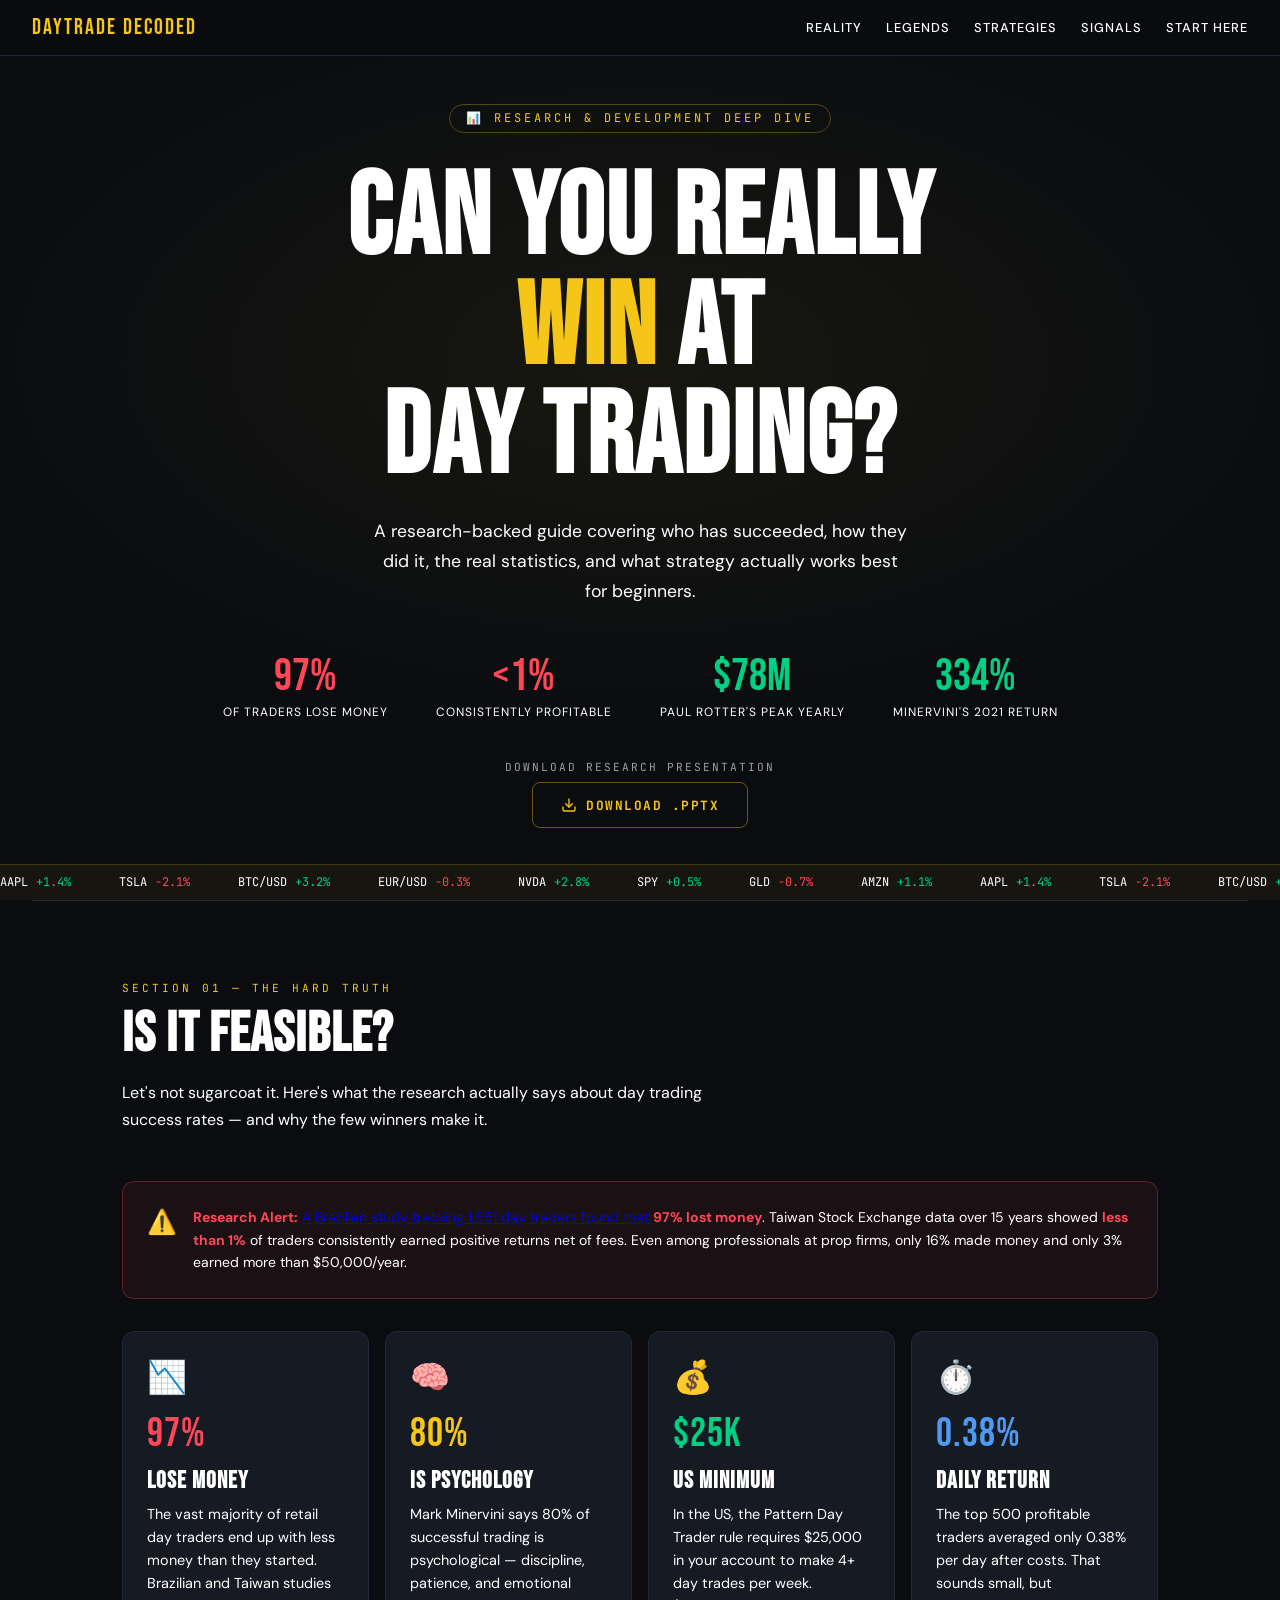
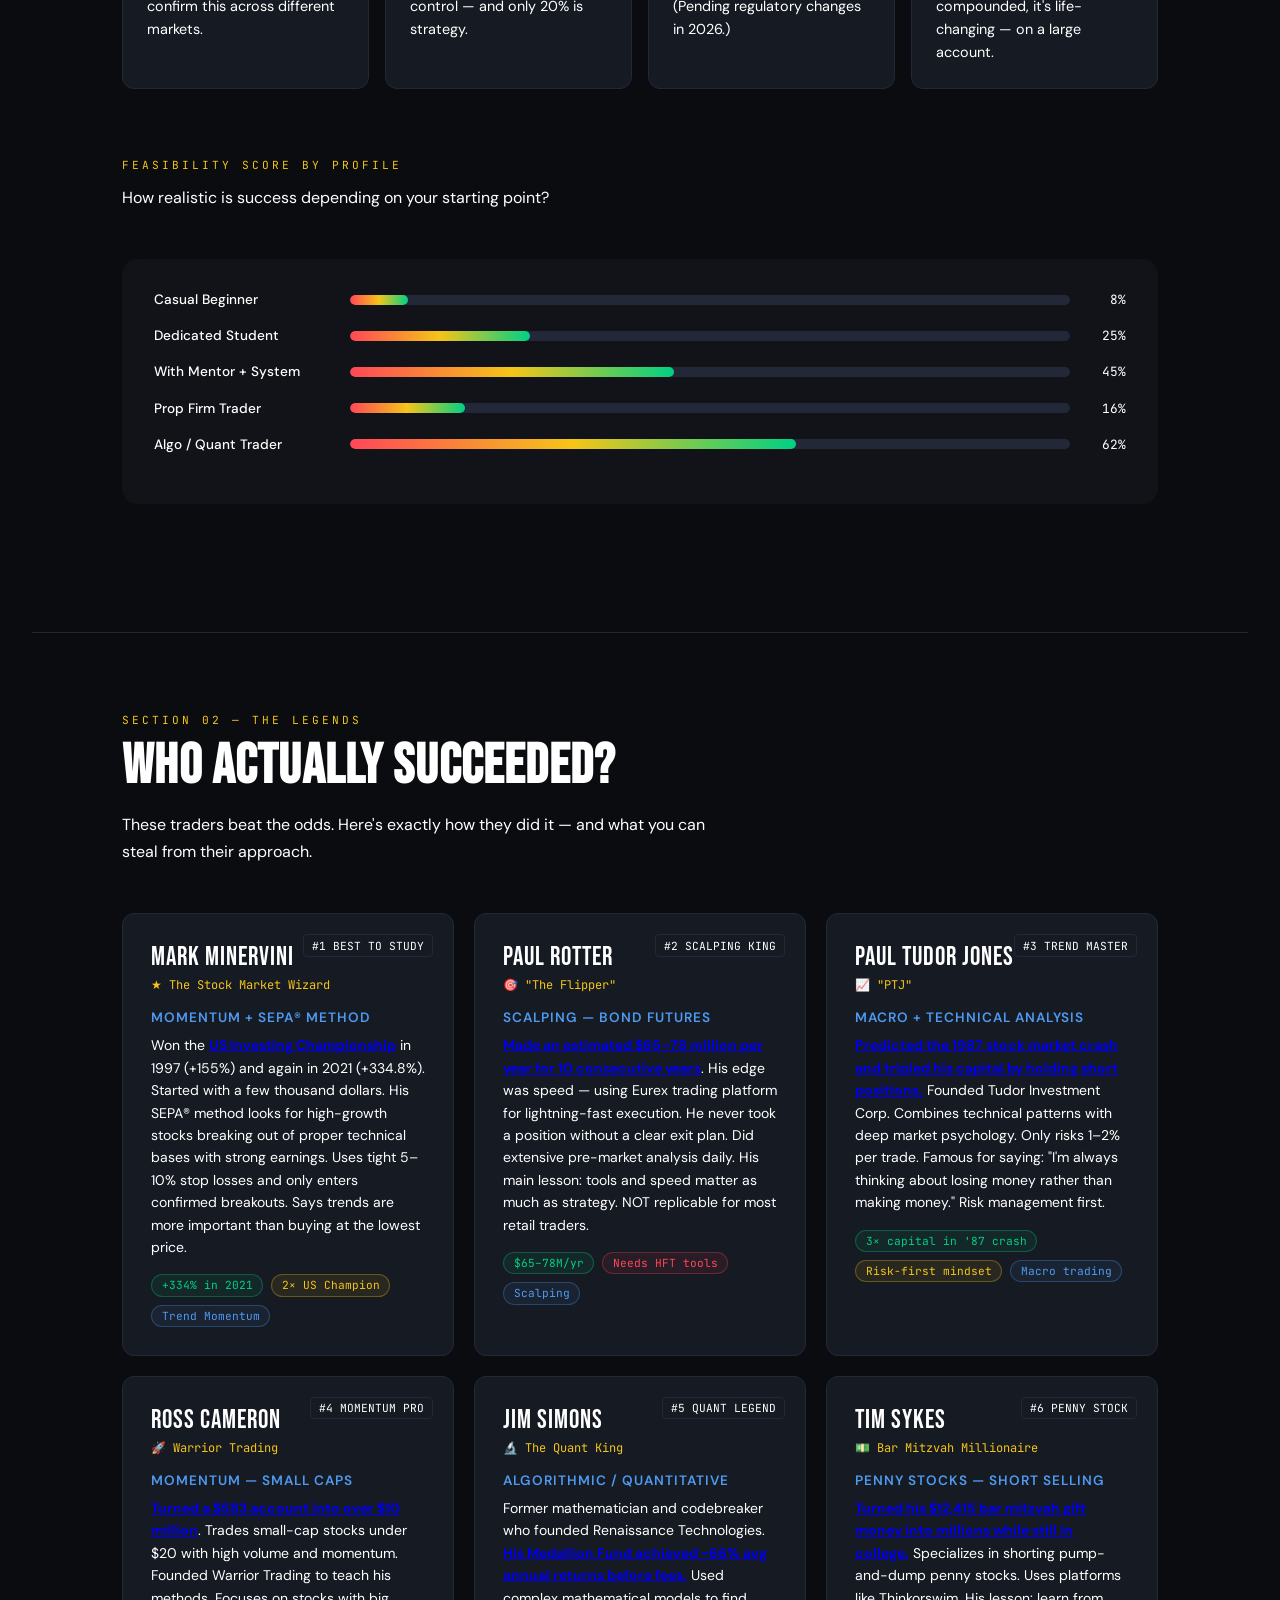
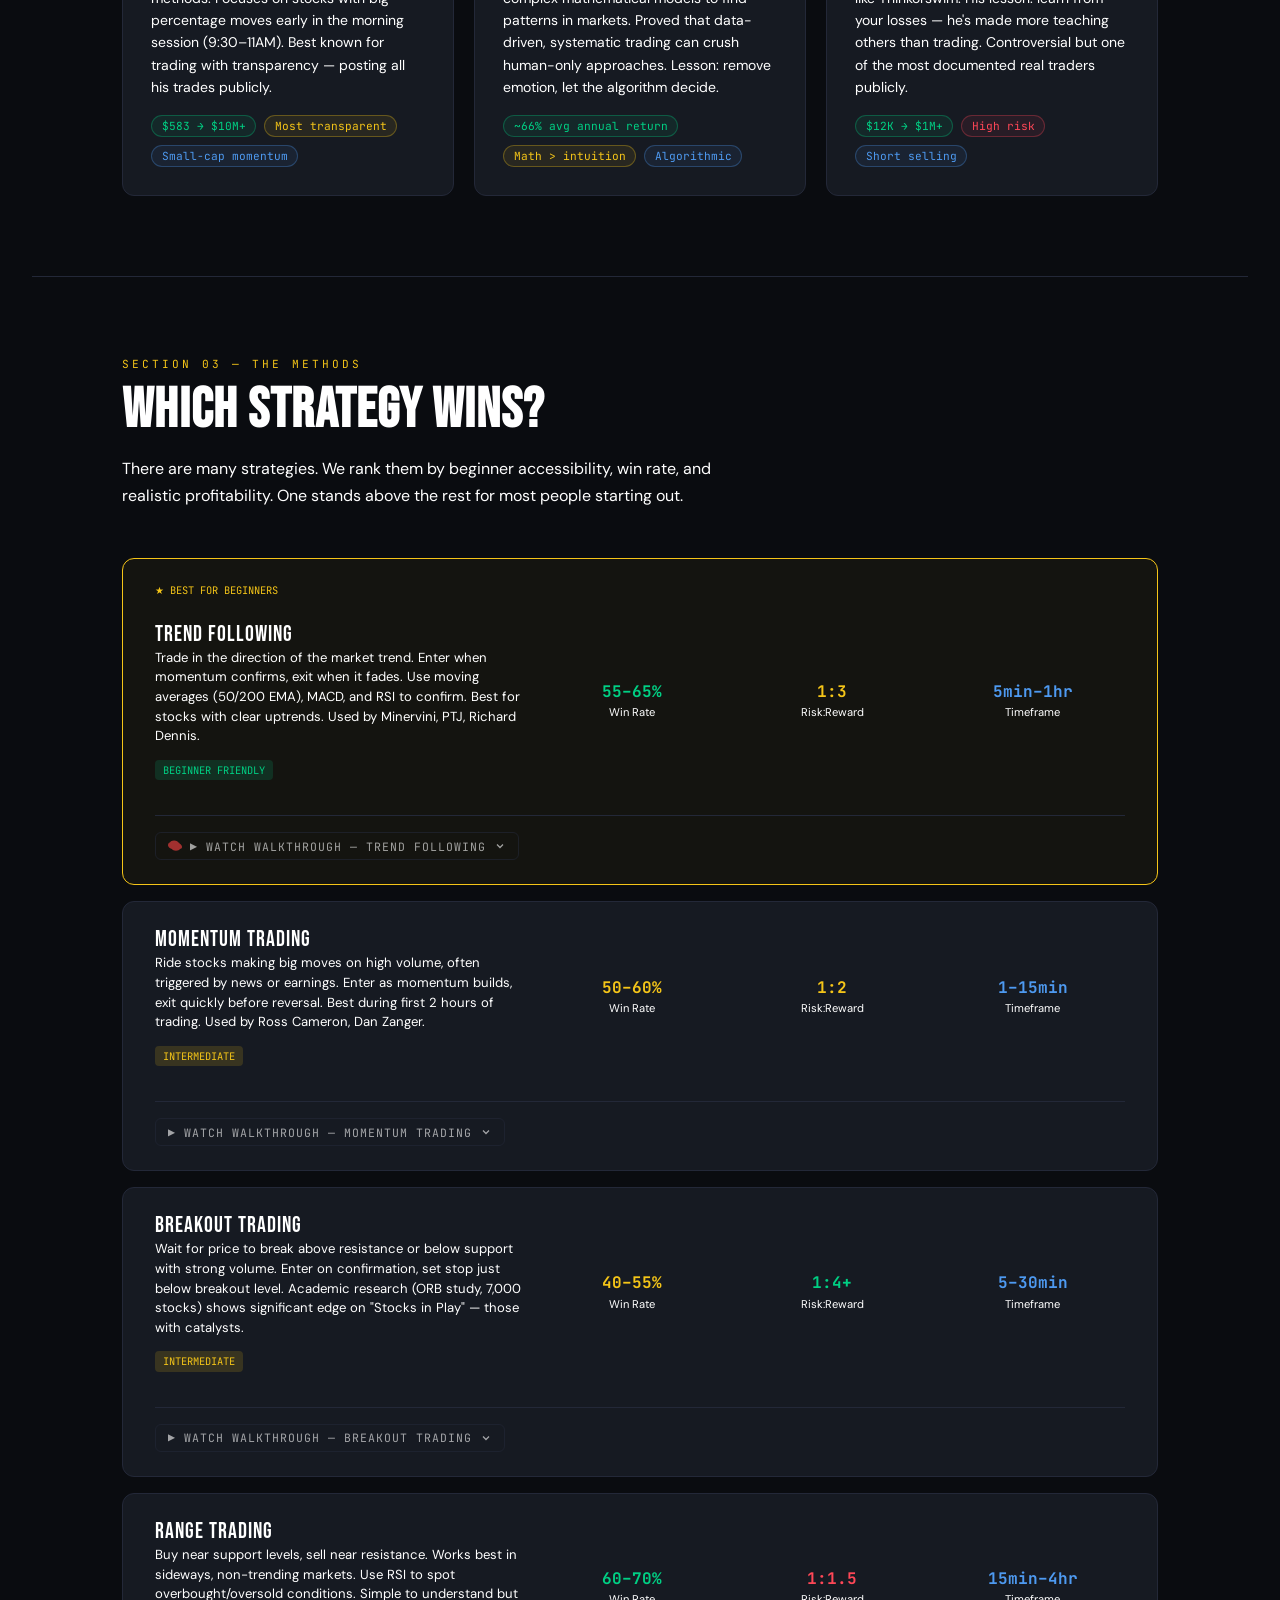
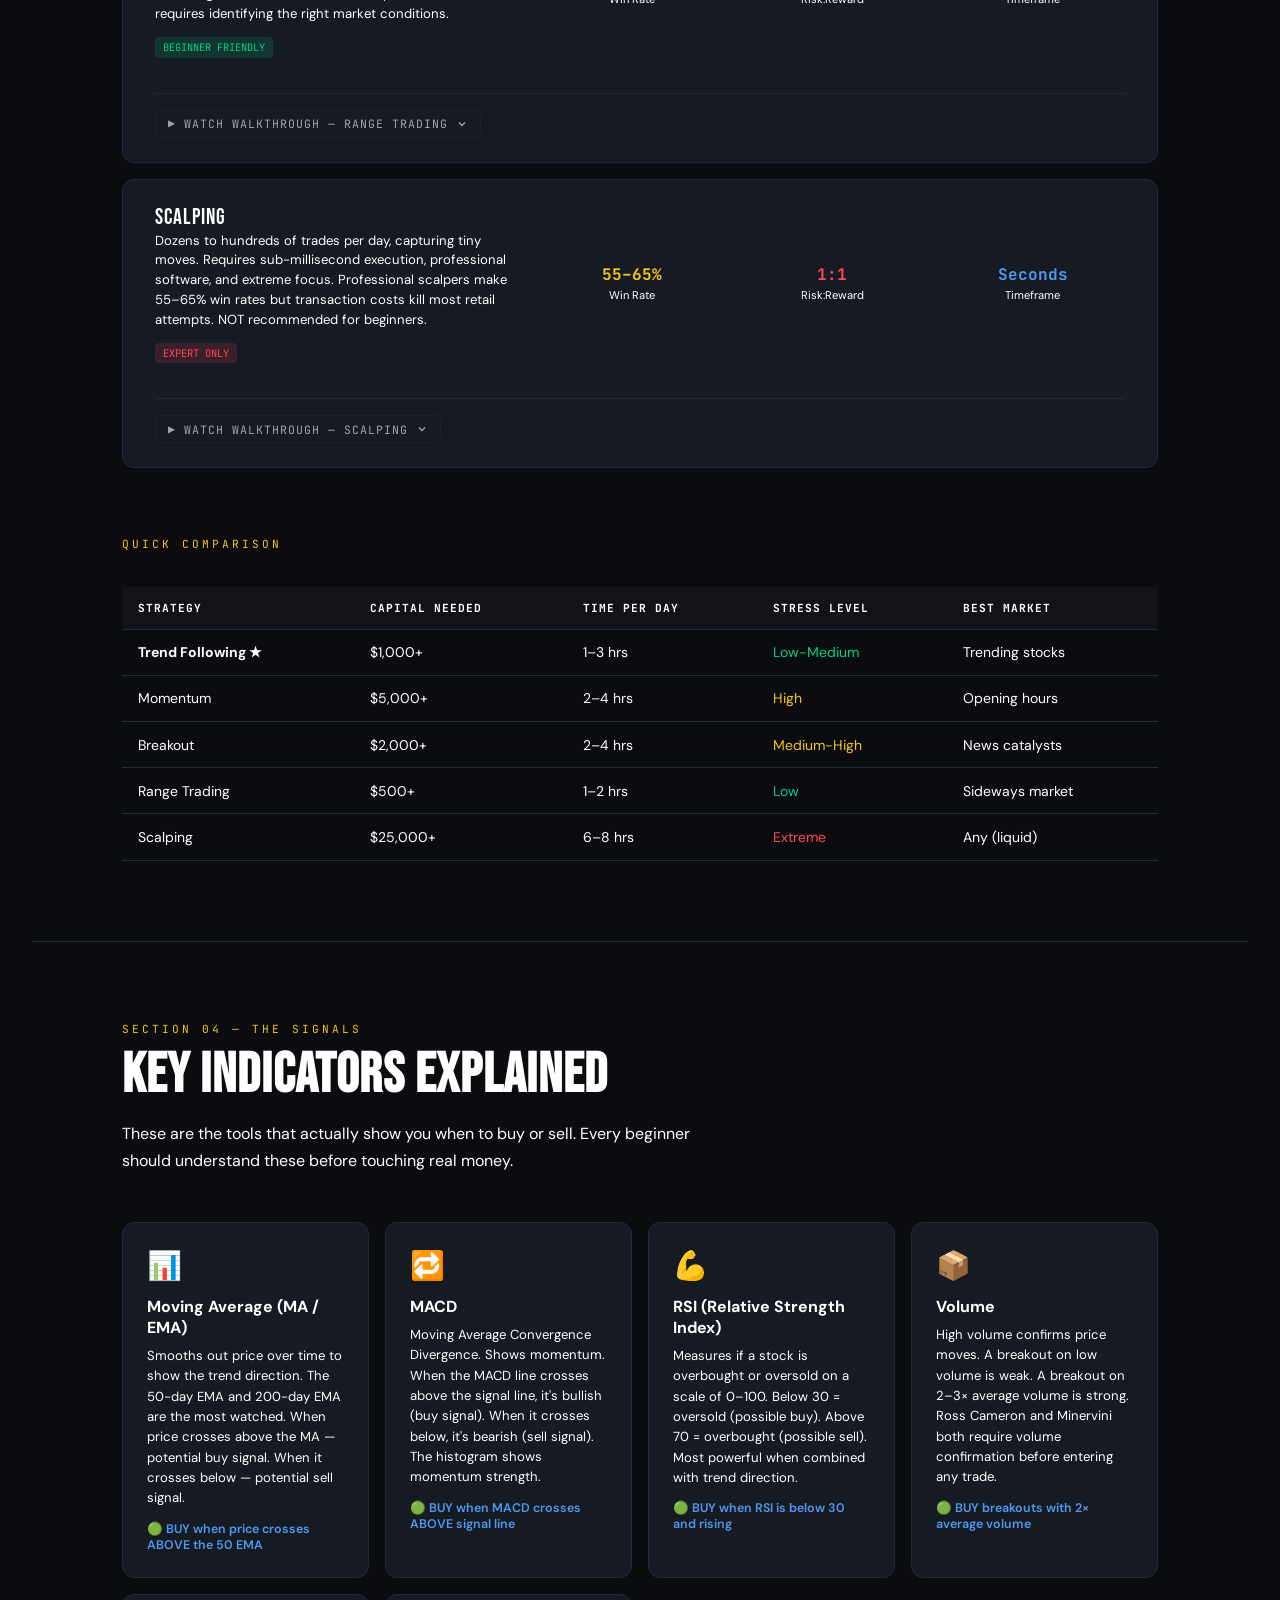
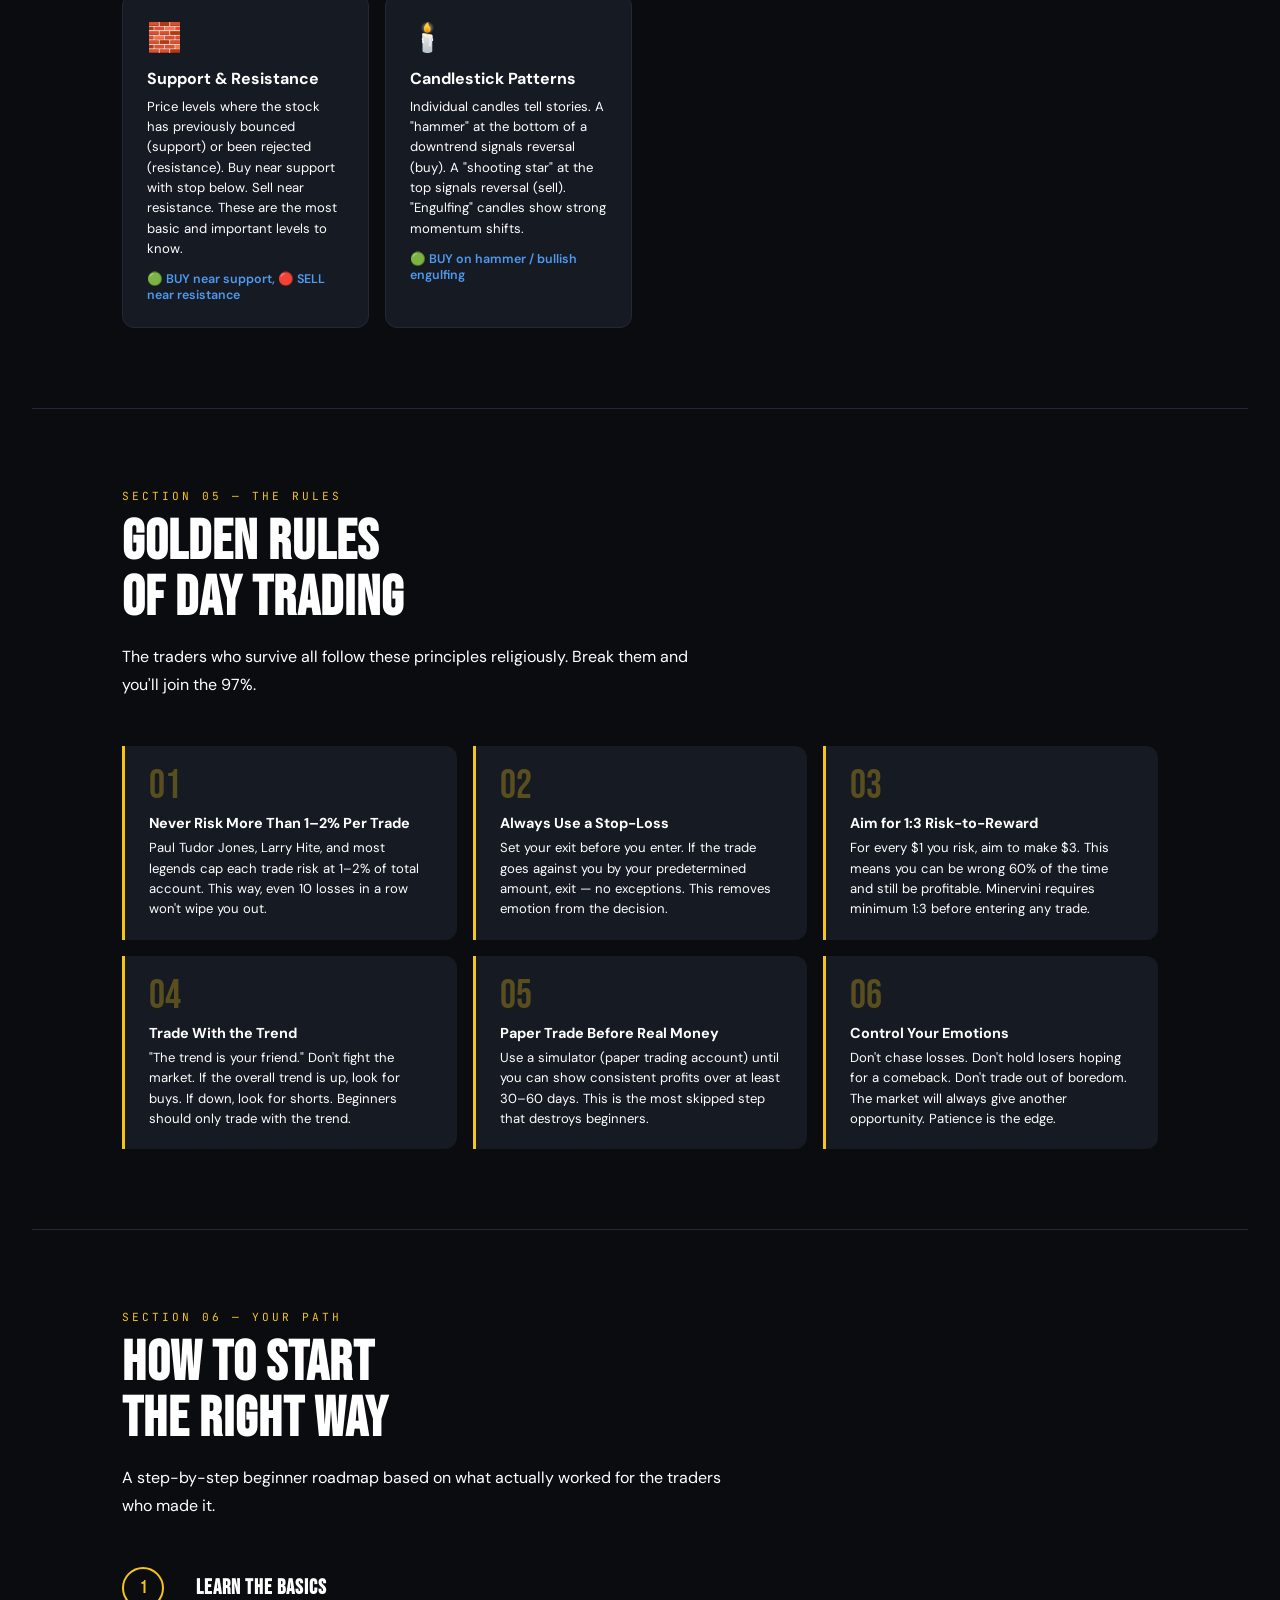
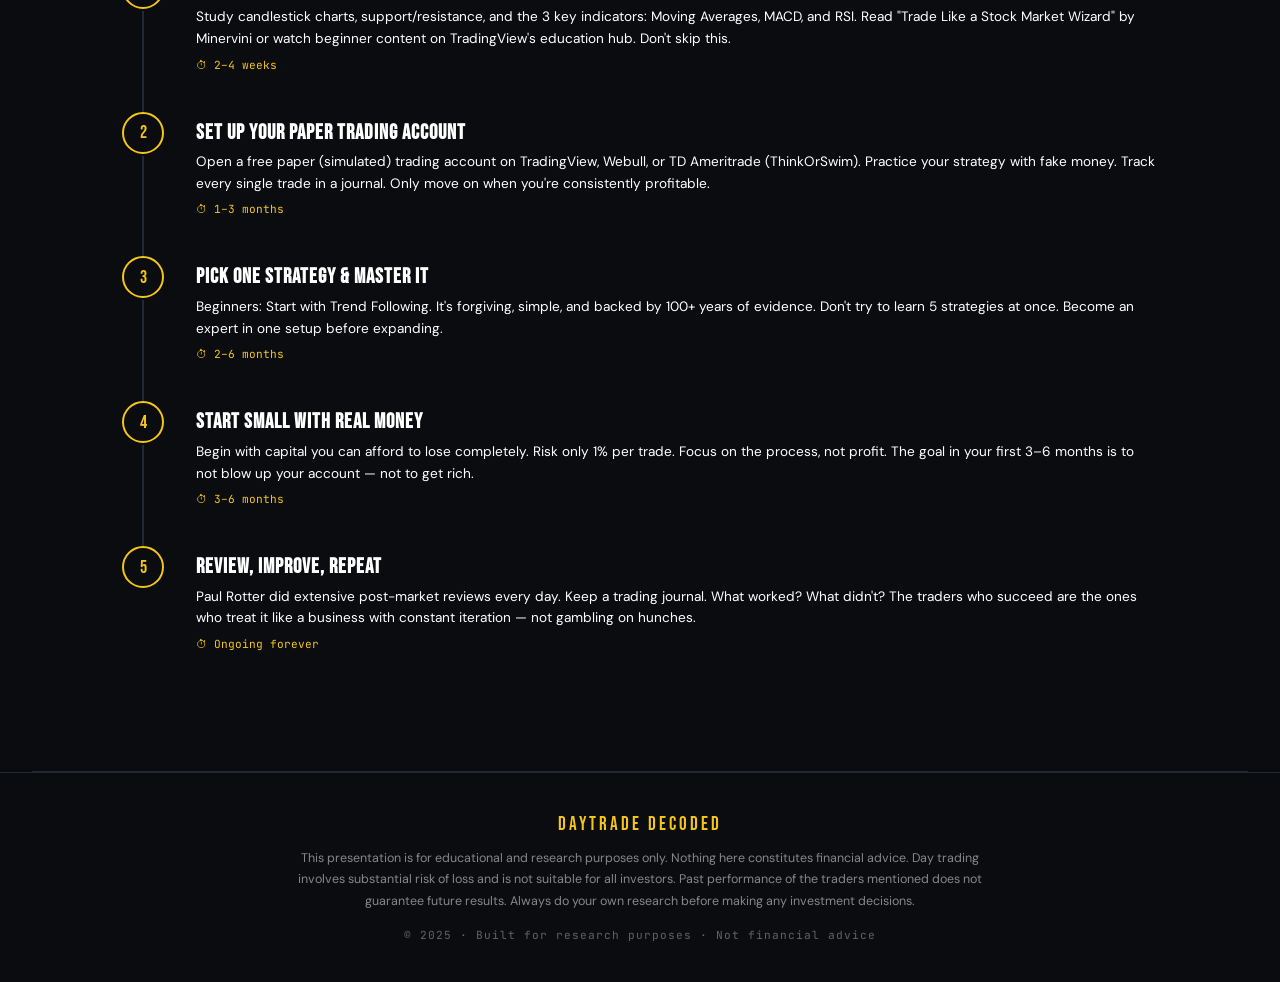
<file: daytrading_presentation.html>
<!DOCTYPE html>
<html lang="en">
<head>
<meta charset="UTF-8">
<meta name="viewport" content="width=device-width, initial-scale=1.0">
<title>Day Trading: Research, Reality & Strategy</title>
<link href="https://fonts.googleapis.com/css2?family=Bebas+Neue&family=DM+Sans:wght@300;400;500;700&family=JetBrains+Mono:wght@400;700&display=swap" rel="stylesheet">
<link rel="stylesheet" href="daytrading_presentation.css">

</head>
<body>

<nav>
  <div class="nav-logo">DAYTRADE DECODED</div>
  <div class="nav-links">
    <a href="#reality">Reality</a>
    <a href="#traders">Legends</a>
    <a href="#strategies">Strategies</a>
    <a href="#signals">Signals</a>
    <a href="#roadmap">Start Here</a>
  </div>
</nav>

<!-- HERO -->
<div class="hero">
  <div class="hero-tag">📊 Research & Development Deep Dive</div>
  <h1>CAN YOU REALLY<br><span>WIN</span> AT<br>DAY TRADING?</h1>
  <p>A research-backed guide covering who has succeeded, how they did it, the real statistics, and what strategy actually works best for beginners.</p>
  <div class="hero-stats">
    <div class="hero-stat">
      <div class="number bad">97%</div>
      <div class="label">of traders lose money</div>
    </div>
    <div class="hero-stat">
      <div class="number bad">&lt;1%</div>
      <div class="label">consistently profitable</div>
    </div>
    <div class="hero-stat">
      <div class="number good">$78M</div>
      <div class="label">Paul Rotter's peak yearly</div>
    </div>
    <div class="hero-stat">
      <div class="number good">334%</div>
      <div class="label">Minervini's 2021 return</div>
    </div>
  </div>

  <div class="hero-download-wrap">
    <div class="dl-label">Download Research Presentation</div>
      <a class="btn-download" href="presentation/DayTrading_Research_Presentation.pptx">     
         <svg width="16" height="16" viewBox="0 0 24 24" fill="none" stroke="currentColor" stroke-width="2" stroke-linecap="round" stroke-linejoin="round"><path d="M21 15v4a2 2 0 0 1-2 2H5a2 2 0 0 1-2-2v-4"/><polyline points="7 10 12 15 17 10"/><line x1="12" y1="15" x2="12" y2="3"/></svg>
      Download .pptx
    </a>
  </div>
  <div class="ticker-bar">
    <div class="ticker-inner">
      <span class="ticker-item">AAPL <span class="up">+1.4%</span></span>
      <span class="ticker-item">TSLA <span class="dn">-2.1%</span></span>
      <span class="ticker-item">BTC/USD <span class="up">+3.2%</span></span>
      <span class="ticker-item">EUR/USD <span class="dn">-0.3%</span></span>
      <span class="ticker-item">NVDA <span class="up">+2.8%</span></span>
      <span class="ticker-item">SPY <span class="up">+0.5%</span></span>
      <span class="ticker-item">GLD <span class="dn">-0.7%</span></span>
      <span class="ticker-item">AMZN <span class="up">+1.1%</span></span>
      <!-- repeat for seamless scroll -->
      <span class="ticker-item">AAPL <span class="up">+1.4%</span></span>
      <span class="ticker-item">TSLA <span class="dn">-2.1%</span></span>
      <span class="ticker-item">BTC/USD <span class="up">+3.2%</span></span>
      <span class="ticker-item">EUR/USD <span class="dn">-0.3%</span></span>
      <span class="ticker-item">NVDA <span class="up">+2.8%</span></span>
      <span class="ticker-item">SPY <span class="up">+0.5%</span></span>
      <span class="ticker-item">GLD <span class="dn">-0.7%</span></span>
      <span class="ticker-item">AMZN <span class="up">+1.1%</span></span>
    </div>
  </div>
</div>

<hr class="divider">

<!-- REALITY CHECK -->
<section id="reality">
  <div class="section-label">Section 01 — The Hard Truth</div>
  <h2 class="section-title">IS IT FEASIBLE?</h2>
  <p class="section-sub">Let's not sugarcoat it. Here's what the research actually says about day trading success rates — and why the few winners make it.</p>

  <div class="warning-box reveal">
    <div class="warn-icon">⚠️</div>
    <p><strong>Research Alert:</strong> <a href="https://papers.ssrn.com/sol3/papers.cfm?abstract_id=3423101"> A Brazilian study tracking 1,551 day traders found that </a><strong>97% lost money</strong>. Taiwan Stock Exchange data over 15 years showed <strong>less than 1%</strong> of traders consistently earned positive returns net of fees. Even among professionals at prop firms, only 16% made money and only 3% earned more than $50,000/year.</p>
  </div>

  <div class="reality-grid reveal">
    <div class="reality-card">
      <div class="card-icon">📉</div>
      <span class="accent-num" style="color:var(--red)">97%</span>
      <h3>Lose Money</h3>
      <p>The vast majority of retail day traders end up with less money than they started. Brazilian and Taiwan studies confirm this across different markets.</p>
    </div>
    <div class="reality-card">
      <div class="card-icon">🧠</div>
      <span class="accent-num" style="color:var(--accent)">80%</span>
      <h3>Is Psychology</h3>
      <p>Mark Minervini says 80% of successful trading is psychological — discipline, patience, and emotional control — and only 20% is strategy.</p>
    </div>
    <div class="reality-card">
      <div class="card-icon">💰</div>
      <span class="accent-num" style="color:var(--green)">$25K</span>
      <h3>US Minimum</h3>
      <p>In the US, the Pattern Day Trader rule requires $25,000 in your account to make 4+ day trades per week. (Pending regulatory changes in 2026.)</p>
    </div>
    <div class="reality-card">
      <div class="card-icon">⏱️</div>
      <span class="accent-num" style="color:var(--blue)">0.38%</span>
      <h3>Daily Return</h3>
      <p>The top 500 profitable traders averaged only 0.38% per day after costs. That sounds small, but compounded, it's life-changing — on a large account.</p>
    </div>
  </div>

  <br>
  <div class="section-label" style="margin-top:3rem">Feasibility Score by Profile</div>
  <p class="section-sub">How realistic is success depending on your starting point?</p>
  <div class="feasibility-section reveal">
    <div class="feasibility-row">
      <div class="feasibility-label">Casual Beginner</div>
      <div class="feasibility-bar-bg"><div class="feasibility-bar-fill" style="width:8%"></div></div>
      <div class="feasibility-pct">8%</div>
    </div>
    <div class="feasibility-row">
      <div class="feasibility-label">Dedicated Student</div>
      <div class="feasibility-bar-bg"><div class="feasibility-bar-fill" style="width:25%"></div></div>
      <div class="feasibility-pct">25%</div>
    </div>
    <div class="feasibility-row">
      <div class="feasibility-label">With Mentor + System</div>
      <div class="feasibility-bar-bg"><div class="feasibility-bar-fill" style="width:45%"></div></div>
      <div class="feasibility-pct">45%</div>
    </div>
    <div class="feasibility-row">
      <div class="feasibility-label">Prop Firm Trader</div>
      <div class="feasibility-bar-bg"><div class="feasibility-bar-fill" style="width:16%"></div></div>
      <div class="feasibility-pct">16%</div>
    </div>
    <div class="feasibility-row">
      <div class="feasibility-label">Algo / Quant Trader</div>
      <div class="feasibility-bar-bg"><div class="feasibility-bar-fill" style="width:62%"></div></div>
      <div class="feasibility-pct">62%</div>
    </div>
  </div>
</section>

<hr class="divider">

<!-- FAMOUS TRADERS -->
<section id="traders">
  <div class="section-label">Section 02 — The Legends</div>
  <h2 class="section-title">WHO ACTUALLY SUCCEEDED?</h2>
  <p class="section-sub">These traders beat the odds. Here's exactly how they did it — and what you can steal from their approach.</p>

  <div class="traders-grid">

    <div class="trader-card reveal">
      <div class="trader-rank">#1 BEST TO STUDY</div>
      <div class="trader-name">MARK MINERVINI</div>
      <div class="trader-nick">★ The Stock Market Wizard</div>
      <div class="trader-strategy">Momentum + SEPA® Method</div>
      <p>Won the <a href="https://www.daytrading.com/mark-minervini-momentum-strategies"><strong>US Investing Championship</strong></a> in 1997 (+155%) and again in 2021 (+334.8%). Started with a few thousand dollars. His SEPA® method looks for high-growth stocks breaking out of proper technical bases with strong earnings. Uses tight 5–10% stop losses and only enters confirmed breakouts. Says trends are more important than buying at the lowest price.</p>
      <div class="trader-stat">
        <span class="chip green">+334% in 2021</span>
        <span class="chip yellow">2× US Champion</span>
        <span class="chip blue">Trend Momentum</span>
      </div>
    </div>

    <div class="trader-card reveal">
      <div class="trader-rank">#2 SCALPING KING</div>
      <div class="trader-name">PAUL ROTTER</div>
      <div class="trader-nick">🎯 "The Flipper"</div>
      <div class="trader-strategy">Scalping — Bond Futures</div>
      <p><a href="https://fbs.eu/en/analytics/guidebooks/scalping-62/"><strong>Made an estimated $65–78 million per year for 10 consecutive years</strong></a>. His edge was speed — using Eurex trading platform for lightning-fast execution. He never took a position without a clear exit plan. Did extensive pre-market analysis daily. His main lesson: tools and speed matter as much as strategy. NOT replicable for most retail traders.</p>
      <div class="trader-stat">
        <span class="chip green">$65–78M/yr</span>
        <span class="chip red">Needs HFT tools</span>
        <span class="chip blue">Scalping</span>
      </div>
    </div>

    <div class="trader-card reveal">
      <div class="trader-rank">#3 TREND MASTER</div>
      <div class="trader-name">PAUL TUDOR JONES</div>
      <div class="trader-nick">📈 "PTJ"</div>
      <div class="trader-strategy">Macro + Technical Analysis</div>
      <p><a href="https://www.fool.com/investing/2025/10/21/billionaire-paul-tudor-jones-surge-ai-stocks/"><strong>Predicted the 1987 stock market crash and tripled his capital by holding short positions.</strong></a> Founded Tudor Investment Corp. Combines technical patterns with deep market psychology. Only risks 1–2% per trade. Famous for saying: "I'm always thinking about losing money rather than making money." Risk management first.</p>
      <div class="trader-stat">
        <span class="chip green">3× capital in '87 crash</span>
        <span class="chip yellow">Risk-first mindset</span>
        <span class="chip blue">Macro trading</span>
      </div>
    </div>

    <div class="trader-card reveal">
      <div class="trader-rank">#4 MOMENTUM PRO</div>
      <div class="trader-name">ROSS CAMERON</div>
      <div class="trader-nick">🚀 Warrior Trading</div>
      <div class="trader-strategy">Momentum — Small Caps</div>
      <p><a href="https://www.entrepreneur.com/money-finance/how-i-turned-583-into-10-million-by-day-trading/456246"><strong>Turned a $583 account into over $10 million</strong></a>. Trades small-cap stocks under $20 with high volume and momentum. Founded Warrior Trading to teach his methods. Focuses on stocks with big percentage moves early in the morning session (9:30–11AM). Best known for trading with transparency — posting all his trades publicly.</p>
      <div class="trader-stat">
        <span class="chip green">$583 → $10M+</span>
        <span class="chip yellow">Most transparent</span>
        <span class="chip blue">Small-cap momentum</span>
      </div>
    </div>

    <div class="trader-card reveal">
      <div class="trader-rank">#5 QUANT LEGEND</div>
      <div class="trader-name">JIM SIMONS</div>
      <div class="trader-nick">🔬 The Quant King</div>
      <div class="trader-strategy">Algorithmic / Quantitative</div>
      <p>Former mathematician and codebreaker who founded Renaissance Technologies. <a href="https://www.quantifiedstrategies.com/jim-simons/"><strong>His Medallion Fund achieved ~66% avg annual returns before fees.</strong></a> Used complex mathematical models to find patterns in markets. Proved that data-driven, systematic trading can crush human-only approaches. Lesson: remove emotion, let the algorithm decide.</p>
      <div class="trader-stat">
        <span class="chip green">~66% avg annual return</span>
        <span class="chip yellow">Math > intuition</span>
        <span class="chip blue">Algorithmic</span>
      </div>
    </div>

    <div class="trader-card reveal">
      <div class="trader-rank">#6 PENNY STOCK</div>
      <div class="trader-name">TIM SYKES</div>
      <div class="trader-nick">💵 Bar Mitzvah Millionaire</div>
      <div class="trader-strategy">Penny Stocks — Short Selling</div>
      <p><a href="https://banyanhill.com/expert/tim-sykes/"><strong>Turned his $12,415 bar mitzvah gift money into millions while still in college.</strong></a> Specializes in shorting pump-and-dump penny stocks. Uses platforms like Thinkorswim. His lesson: learn from your losses — he's made more teaching others than trading. Controversial but one of the most documented real traders publicly.</p>
      <div class="trader-stat">
        <span class="chip green">$12K → $1M+</span>
        <span class="chip red">High risk</span>
        <span class="chip blue">Short selling</span>
      </div>
    </div>

  </div>
</section>

<hr class="divider">

<section id="strategies">
  <div class="section-label">Section 03 — The Methods</div>
  <h2 class="section-title">WHICH STRATEGY WINS?</h2>
  <p class="section-sub">There are many strategies. We rank them by beginner accessibility, win rate, and realistic profitability. One stands above the rest for most people starting out.</p>
 
  <div class="strategies-list">
 
    <!-- TREND FOLLOWING -->
    <div class="strategy-row best reveal">
      <div class="strat-cols">
        <div>
          <div class="strategy-name">TREND FOLLOWING</div>
          <div class="strategy-desc">Trade in the direction of the market trend. Enter when momentum confirms, exit when it fades. Use moving averages (50/200 EMA), MACD, and RSI to confirm. Best for stocks with clear uptrends. Used by Minervini, PTJ, Richard Dennis.</div>
          <div style="margin-top:0.75rem"><span class="diff easy">BEGINNER FRIENDLY</span></div>
        </div>
        <div class="strat-meta">
          <div class="meta-val" style="color:var(--green)">55–65%</div>
          <div class="meta-label">Win Rate</div>
        </div>
        <div class="strat-meta">
          <div class="meta-val" style="color:var(--accent)">1:3</div>
          <div class="meta-label">Risk:Reward</div>
        </div>
        <div class="strat-meta">
          <div class="meta-val" style="color:var(--blue)">5min–1hr</div>
          <div class="meta-label">Timeframe</div>
        </div>
      </div>
      <div class="yt-wrap">
        <button class="yt-toggle" onclick="toggleYT(this)">
          <svg width="14" height="14" viewBox="0 0 24 24" fill="#ff4444"><path d="M19.59 6.69a4.83 4.83 0 0 1-3.77-2.73 12.14 12.14 0 0 0-10.72 0A4.82 4.82 0 0 1 1.33 6.69C.1 8.27-.35 10.17.3 12S2.55 15.5 4.5 16.3a4.83 4.83 0 0 1 3.77 2.73 12.14 12.14 0 0 0 10.72 0 4.82 4.82 0 0 1 3.77-2.73C23.9 15.72 24.35 13.83 23.7 12s-2.25-3.5-4.11-4.31z"/></svg>
          <!-- swap out the real YouTube icon for a simple triangle -->
          <svg width="12" height="12" viewBox="0 0 24 24" fill="currentColor" style="display:none"></svg>
          ▶ Watch Walkthrough — Trend Following
          <svg class="yt-arrow" width="12" height="12" viewBox="0 0 24 24" fill="none" stroke="currentColor" stroke-width="2.5"><polyline points="6 9 12 15 18 9"/></svg>
        </button>
        <div class="yt-embed-box" data-src="https://www.youtube.com/embed/rf_EQvubKlk?si=Og_Wjf1F84je7rqa">
          <div class="yt-placeholder">
            <div class="yt-play-icon">
              <svg width="22" height="22" viewBox="0 0 24 24" fill="#ff4444"><polygon points="5 3 19 12 5 21 5 3"/></svg>
            </div>
          </div>
        </div>
      </div>
    </div>
 
    <!-- MOMENTUM TRADING -->
    <div class="strategy-row reveal">
      <div class="strat-cols">
        <div>
          <div class="strategy-name">MOMENTUM TRADING</div>
          <div class="strategy-desc">Ride stocks making big moves on high volume, often triggered by news or earnings. Enter as momentum builds, exit quickly before reversal. Best during first 2 hours of trading. Used by Ross Cameron, Dan Zanger.</div>
          <div style="margin-top:0.75rem"><span class="diff medium">INTERMEDIATE</span></div>
        </div>
        <div class="strat-meta">
          <div class="meta-val" style="color:var(--accent)">50–60%</div>
          <div class="meta-label">Win Rate</div>
        </div>
        <div class="strat-meta">
          <div class="meta-val" style="color:var(--accent)">1:2</div>
          <div class="meta-label">Risk:Reward</div>
        </div>
        <div class="strat-meta">
          <div class="meta-val" style="color:var(--blue)">1–15min</div>
          <div class="meta-label">Timeframe</div>
        </div>
      </div>
      <div class="yt-wrap">
        <button class="yt-toggle" onclick="toggleYT(this)">
          ▶ Watch Walkthrough — Momentum Trading
          <svg class="yt-arrow" width="12" height="12" viewBox="0 0 24 24" fill="none" stroke="currentColor" stroke-width="2.5"><polyline points="6 9 12 15 18 9"/></svg>
        </button>
        <div class="yt-embed-box" data-src="https://www.youtube.com/embed/TNVIspG7rKo?si=xnqT_BEHYGAkOzej">
          <div class="yt-placeholder">
            <div class="yt-play-icon">
              <svg width="22" height="22" viewBox="0 0 24 24" fill="#ff4444"><polygon points="5 3 19 12 5 21 5 3"/></svg>
            </div>
          </div>
        </div>
      </div>
    </div>
 
    <!-- BREAKOUT TRADING -->
    <div class="strategy-row reveal">
      <div class="strat-cols">
        <div>
          <div class="strategy-name">BREAKOUT TRADING</div>
          <div class="strategy-desc">Wait for price to break above resistance or below support with strong volume. Enter on confirmation, set stop just below breakout level. Academic research (ORB study, 7,000 stocks) shows significant edge on "Stocks in Play" — those with catalysts.</div>
          <div style="margin-top:0.75rem"><span class="diff medium">INTERMEDIATE</span></div>
        </div>
        <div class="strat-meta">
          <div class="meta-val" style="color:var(--accent)">40–55%</div>
          <div class="meta-label">Win Rate</div>
        </div>
        <div class="strat-meta">
          <div class="meta-val" style="color:var(--green)">1:4+</div>
          <div class="meta-label">Risk:Reward</div>
        </div>
        <div class="strat-meta">
          <div class="meta-val" style="color:var(--blue)">5–30min</div>
          <div class="meta-label">Timeframe</div>
        </div>
      </div>
      <div class="yt-wrap">
        <button class="yt-toggle" onclick="toggleYT(this)">
          ▶ Watch Walkthrough — Breakout Trading
          <svg class="yt-arrow" width="12" height="12" viewBox="0 0 24 24" fill="none" stroke="currentColor" stroke-width="2.5"><polyline points="6 9 12 15 18 9"/></svg>
        </button>
        <div class="yt-embed-box" data-src="https://www.youtube.com/embed/kytIBc69H7A?si=QFy_8zkk1UDcNs0u">
          <div class="yt-placeholder">
            <div class="yt-play-icon">
              <svg width="22" height="22" viewBox="0 0 24 24" fill="#ff4444"><polygon points="5 3 19 12 5 21 5 3"/></svg>
            </div>          
          </div>
        </div>
      </div>
    </div>
 
    <!-- RANGE TRADING -->
    <div class="strategy-row reveal">
      <div class="strat-cols">
        <div>
          <div class="strategy-name">RANGE TRADING</div>
          <div class="strategy-desc">Buy near support levels, sell near resistance. Works best in sideways, non-trending markets. Use RSI to spot overbought/oversold conditions. Simple to understand but requires identifying the right market conditions.</div>
          <div style="margin-top:0.75rem"><span class="diff easy">BEGINNER FRIENDLY</span></div>
        </div>
        <div class="strat-meta">
          <div class="meta-val" style="color:var(--green)">60–70%</div>
          <div class="meta-label">Win Rate</div>
        </div>
        <div class="strat-meta">
          <div class="meta-val" style="color:var(--red)">1:1.5</div>
          <div class="meta-label">Risk:Reward</div>
        </div>
        <div class="strat-meta">
          <div class="meta-val" style="color:var(--blue)">15min–4hr</div>
          <div class="meta-label">Timeframe</div>
        </div>
      </div>
      <div class="yt-wrap">
        <button class="yt-toggle" onclick="toggleYT(this)">
          ▶ Watch Walkthrough — Range Trading
          <svg class="yt-arrow" width="12" height="12" viewBox="0 0 24 24" fill="none" stroke="currentColor" stroke-width="2.5"><polyline points="6 9 12 15 18 9"/></svg>
        </button>
        <div class="yt-embed-box" data-src="https://www.youtube.com/embed/8-x2S8owxYQ?si=R2yU9gqV7wIEx-r3">
          <div class="yt-placeholder">
            <div class="yt-play-icon">
              <svg width="22" height="22" viewBox="0 0 24 24" fill="#ff4444"><polygon points="5 3 19 12 5 21 5 3"/></svg>
            </div>
          </div>
        </div>
      </div>
    </div>
 
    <!-- SCALPING -->
    <div class="strategy-row reveal">
      <div class="strat-cols">
        <div>
          <div class="strategy-name">SCALPING</div>
          <div class="strategy-desc">Dozens to hundreds of trades per day, capturing tiny moves. Requires sub-millisecond execution, professional software, and extreme focus. Professional scalpers make 55–65% win rates but transaction costs kill most retail attempts. NOT recommended for beginners.</div>
          <div style="margin-top:0.75rem"><span class="diff hard">EXPERT ONLY</span></div>
        </div>
        <div class="strat-meta">
          <div class="meta-val" style="color:var(--accent)">55–65%</div>
          <div class="meta-label">Win Rate</div>
        </div>
        <div class="strat-meta">
          <div class="meta-val" style="color:var(--red)">1:1</div>
          <div class="meta-label">Risk:Reward</div>
        </div>
        <div class="strat-meta">
          <div class="meta-val" style="color:var(--blue)">Seconds</div>
          <div class="meta-label">Timeframe</div>
        </div>
      </div>
      <div class="yt-wrap">
        <button class="yt-toggle" onclick="toggleYT(this)">
          ▶ Watch Walkthrough — Scalping
          <svg class="yt-arrow" width="12" height="12" viewBox="0 0 24 24" fill="none" stroke="currentColor" stroke-width="2.5"><polyline points="6 9 12 15 18 9"/></svg>
        </button>
        <div class="yt-embed-box" data-src="https://www.youtube.com/embed/p1W8Mjl4kWs?si=zBuRD8LUNzyycA9E">
          <div class="yt-placeholder">
            <div class="yt-play-icon">
              <svg width="22" height="22" viewBox="0 0 24 24" fill="#ff4444"><polygon points="5 3 19 12 5 21 5 3"/></svg>
            </div>
          </div>
        </div>
      </div>
    </div>
 
  </div>

 <!-- Comparison table -->

<br>
<div class="section-label" style="margin-top:3rem">Quick Comparison</div>
<div style="overflow-x: auto; -webkit-overflow-scrolling: touch;">
  <table class="comparison-table reveal" style="min-width: 600px;">
    <thead>
      <tr>
        <th>Strategy</th>
        <th>Capital Needed</th>
        <th>Time per Day</th>
        <th>Stress Level</th>
        <th>Best Market</th>
      </tr>
    </thead>
    <tbody>
      <tr>
        <td><strong>Trend Following ★</strong></td>
        <td>$1,000+</td>
        <td>1–3 hrs</td>
        <td style="color:var(--green)">Low-Medium</td>
        <td>Trending stocks</td>
      </tr>
      <tr>
        <td>Momentum</td>
        <td>$5,000+</td>
        <td>2–4 hrs</td>
        <td style="color:var(--accent)">High</td>
        <td>Opening hours</td>
      </tr>
      <tr>
        <td>Breakout</td>
        <td>$2,000+</td>
        <td>2–4 hrs</td>
        <td style="color:var(--accent)">Medium-High</td>
        <td>News catalysts</td>
      </tr>
      <tr>
        <td>Range Trading</td>
        <td>$500+</td>
        <td>1–2 hrs</td>
        <td style="color:var(--green)">Low</td>
        <td>Sideways market</td>
      </tr>
      <tr>
        <td>Scalping</td>
        <td>$25,000+</td>
        <td>6–8 hrs</td>
        <td style="color:var(--red)">Extreme</td>
        <td>Any (liquid)</td>
      </tr>
    </tbody>
  </table>
</div>
</section>
<hr class="divider">

<!-- INDICATORS -->
<section id="signals">
  <div class="section-label">Section 04 — The Signals</div>
  <h2 class="section-title">KEY INDICATORS EXPLAINED</h2>
  <p class="section-sub">These are the tools that actually show you when to buy or sell. Every beginner should understand these before touching real money.</p>

  <div class="indicators-grid">
    <div class="indicator-card reveal">
      <div class="ind-icon">📊</div>
      <h3>Moving Average (MA / EMA)</h3>
      <p>Smooths out price over time to show the trend direction. The 50-day EMA and 200-day EMA are the most watched. When price crosses above the MA — potential buy signal. When it crosses below — potential sell signal.</p>
      <div class="ind-use">🟢 BUY when price crosses ABOVE the 50 EMA</div>
    </div>
    <div class="indicator-card reveal">
      <div class="ind-icon">🔁</div>
      <h3>MACD</h3>
      <p>Moving Average Convergence Divergence. Shows momentum. When the MACD line crosses above the signal line, it's bullish (buy signal). When it crosses below, it's bearish (sell signal). The histogram shows momentum strength.</p>
      <div class="ind-use">🟢 BUY when MACD crosses ABOVE signal line</div>
    </div>
    <div class="indicator-card reveal">
      <div class="ind-icon">💪</div>
      <h3>RSI (Relative Strength Index)</h3>
      <p>Measures if a stock is overbought or oversold on a scale of 0–100. Below 30 = oversold (possible buy). Above 70 = overbought (possible sell). Most powerful when combined with trend direction.</p>
      <div class="ind-use">🟢 BUY when RSI is below 30 and rising</div>
    </div>
    <div class="indicator-card reveal">
      <div class="ind-icon">📦</div>
      <h3>Volume</h3>
      <p>High volume confirms price moves. A breakout on low volume is weak. A breakout on 2–3× average volume is strong. Ross Cameron and Minervini both require volume confirmation before entering any trade.</p>
      <div class="ind-use">🟢 BUY breakouts with 2× average volume</div>
    </div>
    <div class="indicator-card reveal">
      <div class="ind-icon">🧱</div>
      <h3>Support & Resistance</h3>
      <p>Price levels where the stock has previously bounced (support) or been rejected (resistance). Buy near support with stop below. Sell near resistance. These are the most basic and important levels to know.</p>
      <div class="ind-use">🟢 BUY near support, 🔴 SELL near resistance</div>
    </div>
    <div class="indicator-card reveal">
      <div class="ind-icon">🕯️</div>
      <h3>Candlestick Patterns</h3>
      <p>Individual candles tell stories. A "hammer" at the bottom of a downtrend signals reversal (buy). A "shooting star" at the top signals reversal (sell). "Engulfing" candles show strong momentum shifts.</p>
      <div class="ind-use">🟢 BUY on hammer / bullish engulfing</div>
    </div>
  </div>
</section>

<hr class="divider">

<!-- GOLDEN RULES -->
<section>
  <div class="section-label">Section 05 — The Rules</div>
  <h2 class="section-title">GOLDEN RULES<br>OF DAY TRADING</h2>
  <p class="section-sub">The traders who survive all follow these principles religiously. Break them and you'll join the 97%.</p>

  <div class="rules-grid">
    <div class="rule-card reveal">
      <div class="rule-num">01</div>
      <h3>Never Risk More Than 1–2% Per Trade</h3>
      <p>Paul Tudor Jones, Larry Hite, and most legends cap each trade risk at 1–2% of total account. This way, even 10 losses in a row won't wipe you out.</p>
    </div>
    <div class="rule-card reveal">
      <div class="rule-num">02</div>
      <h3>Always Use a Stop-Loss</h3>
      <p>Set your exit before you enter. If the trade goes against you by your predetermined amount, exit — no exceptions. This removes emotion from the decision.</p>
    </div>
    <div class="rule-card reveal">
      <div class="rule-num">03</div>
      <h3>Aim for 1:3 Risk-to-Reward</h3>
      <p>For every $1 you risk, aim to make $3. This means you can be wrong 60% of the time and still be profitable. Minervini requires minimum 1:3 before entering any trade.</p>
    </div>
    <div class="rule-card reveal">
      <div class="rule-num">04</div>
      <h3>Trade With the Trend</h3>
      <p>"The trend is your friend." Don't fight the market. If the overall trend is up, look for buys. If down, look for shorts. Beginners should only trade with the trend.</p>
    </div>
    <div class="rule-card reveal">
      <div class="rule-num">05</div>
      <h3>Paper Trade Before Real Money</h3>
      <p>Use a simulator (paper trading account) until you can show consistent profits over at least 30–60 days. This is the most skipped step that destroys beginners.</p>
    </div>
    <div class="rule-card reveal">
      <div class="rule-num">06</div>
      <h3>Control Your Emotions</h3>
      <p>Don't chase losses. Don't hold losers hoping for a comeback. Don't trade out of boredom. The market will always give another opportunity. Patience is the edge.</p>
    </div>
  </div>
</section>

<hr class="divider">

<!-- ROADMAP -->
<section id="roadmap">
  <div class="section-label">Section 06 — Your Path</div>
  <h2 class="section-title">HOW TO START<br>THE RIGHT WAY</h2>
  <p class="section-sub">A step-by-step beginner roadmap based on what actually worked for the traders who made it.</p>

  <div class="roadmap">
    <div class="roadmap-step reveal">
      <div class="step-circle">1</div>
      <div class="step-content">
        <h3>LEARN THE BASICS</h3>
        <p>Study candlestick charts, support/resistance, and the 3 key indicators: Moving Averages, MACD, and RSI. Read "Trade Like a Stock Market Wizard" by Minervini or watch beginner content on TradingView's education hub. Don't skip this.</p>
        <div class="step-duration">⏱ 2–4 weeks</div>
      </div>
    </div>
    <div class="roadmap-step reveal">
      <div class="step-circle">2</div>
      <div class="step-content">
        <h3>SET UP YOUR PAPER TRADING ACCOUNT</h3>
        <p>Open a free paper (simulated) trading account on TradingView, Webull, or TD Ameritrade (ThinkOrSwim). Practice your strategy with fake money. Track every single trade in a journal. Only move on when you're consistently profitable.</p>
        <div class="step-duration">⏱ 1–3 months</div>
      </div>
    </div>
    <div class="roadmap-step reveal">
      <div class="step-circle">3</div>
      <div class="step-content">
        <h3>PICK ONE STRATEGY & MASTER IT</h3>
        <p>Beginners: Start with Trend Following. It's forgiving, simple, and backed by 100+ years of evidence. Don't try to learn 5 strategies at once. Become an expert in one setup before expanding.</p>
        <div class="step-duration">⏱ 2–6 months</div>
      </div>
    </div>
    <div class="roadmap-step reveal">
      <div class="step-circle">4</div>
      <div class="step-content">
        <h3>START SMALL WITH REAL MONEY</h3>
        <p>Begin with capital you can afford to lose completely. Risk only 1% per trade. Focus on the process, not profit. The goal in your first 3–6 months is to not blow up your account — not to get rich.</p>
        <div class="step-duration">⏱ 3–6 months</div>
      </div>
    </div>
    <div class="roadmap-step reveal">
      <div class="step-circle">5</div>
      <div class="step-content">
        <h3>REVIEW, IMPROVE, REPEAT</h3>
        <p>Paul Rotter did extensive post-market reviews every day. Keep a trading journal. What worked? What didn't? The traders who succeed are the ones who treat it like a business with constant iteration — not gambling on hunches.</p>
        <div class="step-duration">⏱ Ongoing forever</div>
      </div>
    </div>
  </div>
</section>

<hr class="divider">

<!-- CTA
<section style="display:flex; justify-content:center;">
  <div class="cta-section reveal">
    <h2>READY TO PRACTICE?</h2>
    <p>The presentation gave you the theory. Now use the interactive Buy/Sell Signal Tool below to see these strategies in action with real simulated data — and practice reading signals before risking real money.</p>
    <a href="daytrading_signal_tool.html" class="btn" onclick="alert('Open the Signal Tool file to practice!')">Open Signal Tool →</a>
  </div>
</section> -->

 
<!-- FOOTER -->
<footer class="site-footer">
  <div class="footer-inner">
    <div class="footer-logo">DAYTRADE DECODED</div>
    <p class="footer-disclaimer">This presentation is for educational and research purposes only. Nothing here constitutes financial advice. Day trading involves substantial risk of loss and is not suitable for all investors. Past performance of the traders mentioned does not guarantee future results. Always do your own research before making any investment decisions.</p>
    <div class="footer-note">© 2025 · Built for research purposes · Not financial advice</div>
  </div>
</footer>

<!-- SCROLL TO TOP -->
<button id="scrollTopBtn" onclick="window.scrollTo({top:0,behavior:'smooth'})" title="Back to top">
  <svg width="18" height="18" viewBox="0 0 24 24" fill="none" stroke="currentColor" stroke-width="2.5" stroke-linecap="round" stroke-linejoin="round"><polyline points="18 15 12 9 6 15"/></svg>
</button>
<script src="daytrading_presentation.js"></script>

</body>
</html>
</file>
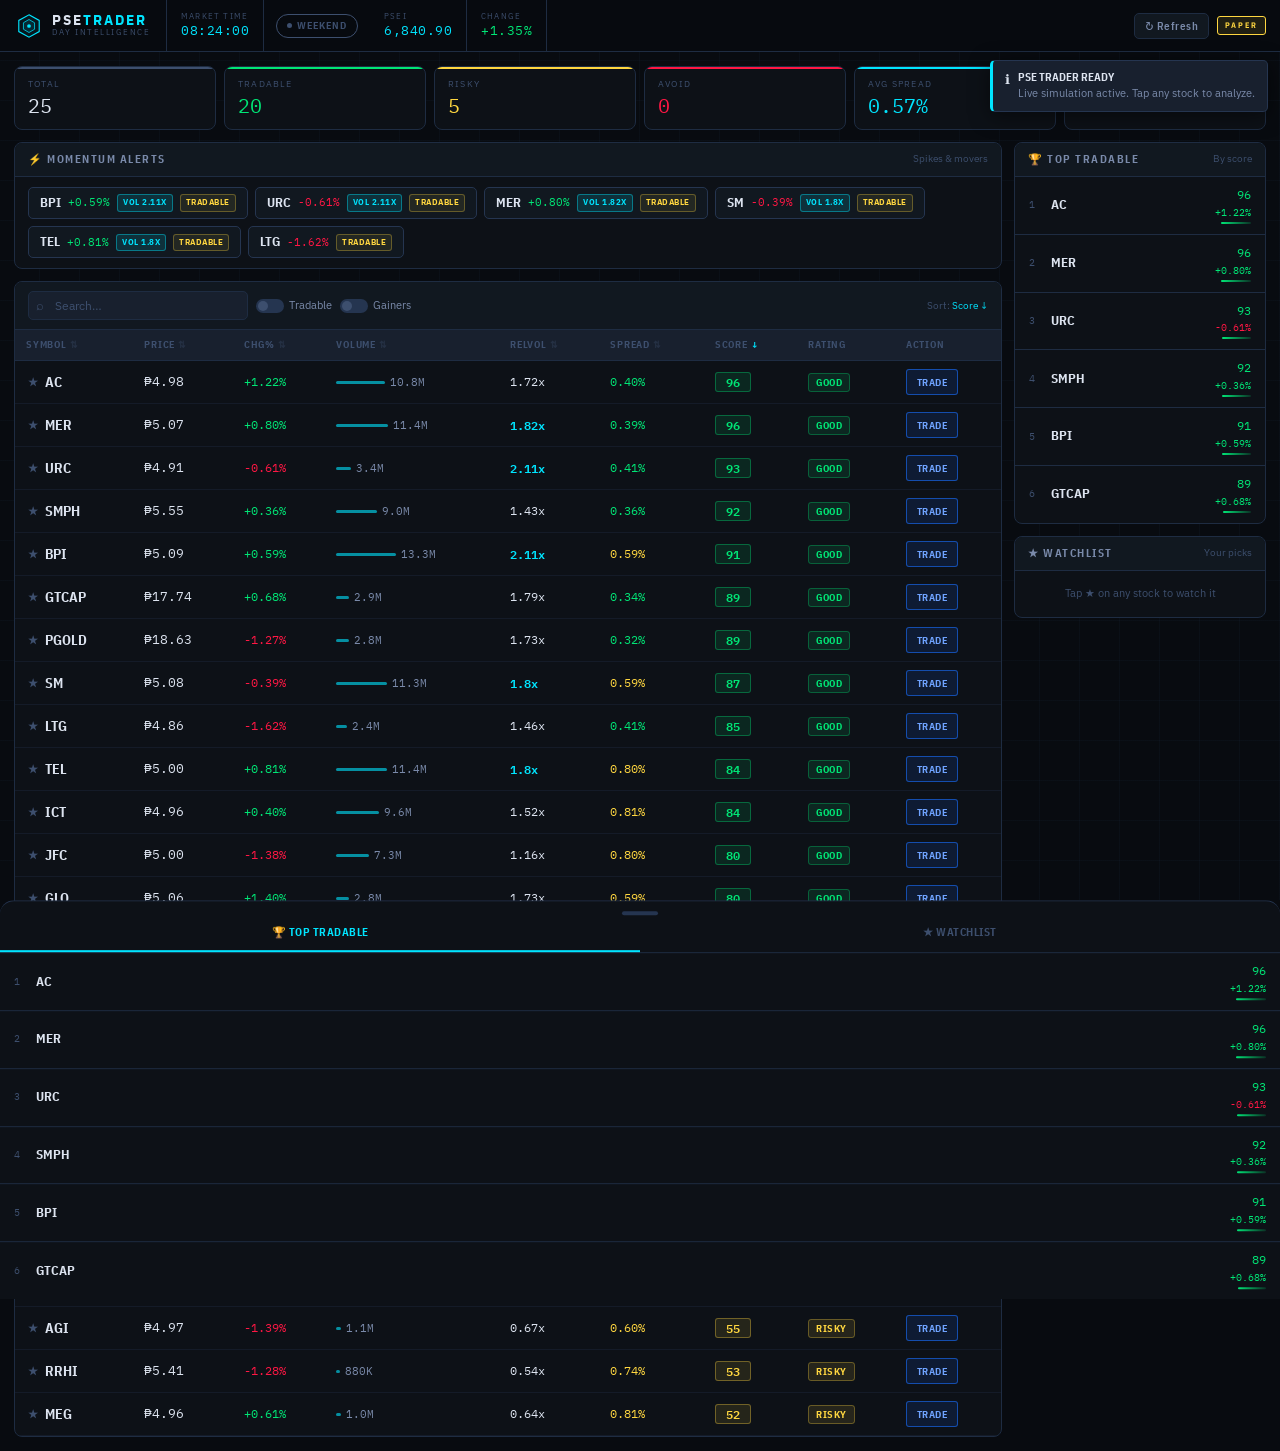
<file: PSE_screener.html>
<!DOCTYPE html>
<html lang="en">
<head>
<meta charset="UTF-8"/>
<meta name="viewport" content="width=device-width,initial-scale=1.0,maximum-scale=1.0"/>
<title>PSE Day Trading Assistant</title>
<link rel="preconnect" href="https://fonts.googleapis.com"/>
<link href="https://fonts.googleapis.com/css2?family=IBM+Plex+Mono:wght@400;500;600&family=IBM+Plex+Sans+Condensed:wght@400;600;700&family=IBM+Plex+Sans:wght@300;400;500&display=swap" rel="stylesheet"/>
<style>
*,*::before,*::after{box-sizing:border-box;margin:0;padding:0}
:root{
  --bg:#080b10;--bg1:#0d1117;--bg2:#111820;--bg3:#18202e;
  --border:#1e2c42;--border2:#253550;
  --cyan:#00e5ff;--cyan2:rgba(0,229,255,.12);
  --green:#00e676;--green2:rgba(0,230,118,.1);
  --yellow:#ffd740;--yellow2:rgba(255,215,64,.1);
  --red:#ff1744;--red2:rgba(255,23,68,.1);
  --amber:#ff9800;
  --txt:#dde4f0;--txt2:#7a8aaa;--txt3:#3d4f6e;
  --mono:'IBM Plex Mono',monospace;
  --cond:'IBM Plex Sans Condensed',sans-serif;
  --sans:'IBM Plex Sans',sans-serif;
  --r:5px;--r2:8px;--hdr:52px;
}
html{-webkit-text-size-adjust:100%}
body{font-family:var(--sans);background:var(--bg);color:var(--txt);font-size:13px;line-height:1.4;min-height:100vh;overflow-x:hidden}
body::before{content:'';position:fixed;inset:0;background:repeating-linear-gradient(0deg,transparent,transparent 39px,rgba(30,44,66,.15) 39px,rgba(30,44,66,.15) 40px),repeating-linear-gradient(90deg,transparent,transparent 39px,rgba(30,44,66,.15) 39px,rgba(30,44,66,.15) 40px);pointer-events:none;z-index:0}
::-webkit-scrollbar{width:4px;height:4px}
::-webkit-scrollbar-track{background:var(--bg)}
::-webkit-scrollbar-thumb{background:var(--border2);border-radius:2px}

/* HEADER */
.hdr{position:sticky;top:0;z-index:100;background:rgba(8,11,16,.97);backdrop-filter:blur(14px);border-bottom:1px solid var(--border);display:flex;align-items:center;height:var(--hdr)}
.hdr-logo{display:flex;align-items:center;gap:10px;padding:0 16px;height:100%;border-right:1px solid var(--border);flex-shrink:0}
.logo-hex{width:26px;height:26px;flex-shrink:0}
.logo-hex svg{animation:hglow 3s ease-in-out infinite}
@keyframes hglow{0%,100%{filter:drop-shadow(0 0 4px var(--cyan))}50%{filter:drop-shadow(0 0 10px var(--cyan))}}
.logo-text{display:flex;flex-direction:column}
.logo-main{font-family:var(--cond);font-size:15px;font-weight:700;letter-spacing:2px;line-height:1;color:var(--txt)}
.logo-main span{color:var(--cyan)}
.logo-sub{font-size:8px;letter-spacing:1.5px;color:var(--txt3);text-transform:uppercase}
.hdr-market{display:flex;align-items:center;flex:1;overflow-x:auto;overflow-y:hidden;scrollbar-width:none}
.hdr-market::-webkit-scrollbar{display:none}
.hdr-pill{display:flex;flex-direction:column;justify-content:center;padding:0 14px;height:var(--hdr);border-right:1px solid var(--border);flex-shrink:0}
.pill-label{font-size:8px;letter-spacing:1.2px;text-transform:uppercase;color:var(--txt3)}
.pill-value{font-family:var(--mono);font-size:13px;color:var(--cyan);letter-spacing:.5px;white-space:nowrap}
.pill-value.pos{color:var(--green)}.pill-value.neg{color:var(--red)}
.mstatus{display:flex;align-items:center;gap:5px;padding:4px 10px;border-radius:20px;border:1px solid;font-family:var(--cond);font-size:10px;font-weight:700;letter-spacing:1px;margin:0 12px;flex-shrink:0;white-space:nowrap}
.mstatus.open{border-color:var(--green);color:var(--green);background:var(--green2)}
.mstatus.closed{border-color:var(--txt3);color:var(--txt3)}
.mstatus.pre{border-color:var(--yellow);color:var(--yellow);background:var(--yellow2)}
.sdot{width:5px;height:5px;border-radius:50%;background:currentColor;animation:blink 1.4s ease-in-out infinite}
@keyframes blink{0%,100%{opacity:1}50%{opacity:.15}}
.hdr-right{display:flex;align-items:center;gap:8px;padding:0 14px;margin-left:auto;flex-shrink:0}
.hbtn{background:var(--bg2);border:1px solid var(--border);border-radius:var(--r);color:var(--txt2);padding:5px 10px;cursor:pointer;font-family:var(--cond);font-size:11px;font-weight:600;letter-spacing:.5px;transition:all .15s;white-space:nowrap;touch-action:manipulation}
.hbtn:hover,.hbtn:active{border-color:var(--cyan);color:var(--cyan);background:var(--cyan2)}
.hbtn.spin-me{animation:spin .7s linear infinite}
@keyframes spin{to{transform:rotate(360deg)}}
.session-tag{font-family:var(--cond);font-size:8px;font-weight:700;letter-spacing:2px;padding:3px 7px;border-radius:3px;background:rgba(255,215,64,.1);border:1px solid var(--yellow);color:var(--yellow)}

/* MAIN */
.main{position:relative;z-index:1;padding:14px;display:flex;flex-direction:column;gap:12px}

/* SUMMARY CARDS */
.sum-row{display:grid;grid-template-columns:repeat(6,1fr);gap:8px}
.scard{background:var(--bg1);border:1px solid var(--border);border-radius:var(--r2);padding:11px 13px;position:relative;overflow:hidden}
.scard::after{content:'';position:absolute;top:0;left:0;right:0;height:2px}
.scard.c-total::after{background:var(--txt3)}.scard.c-good::after{background:var(--green)}.scard.c-risky::after{background:var(--yellow)}.scard.c-avoid::after{background:var(--red)}.scard.c-spread::after{background:var(--cyan)}.scard.c-top::after{background:var(--amber)}
.scard-label{font-size:9px;letter-spacing:1.2px;text-transform:uppercase;color:var(--txt3);margin-bottom:3px}
.scard-val{font-family:var(--mono);font-size:20px;color:var(--txt);line-height:1.2}
.scard.c-good .scard-val{color:var(--green)}.scard.c-risky .scard-val{color:var(--yellow)}.scard.c-avoid .scard-val{color:var(--red)}.scard.c-spread .scard-val{color:var(--cyan)}.scard.c-top .scard-val{color:var(--amber);font-size:11px;font-family:var(--cond);line-height:1.4}

/* BODY LAYOUT */
.body-row{display:grid;grid-template-columns:1fr 252px;gap:12px;align-items:start}
.left-col{display:flex;flex-direction:column;gap:12px;min-width:0}
.right-col{display:flex;flex-direction:column;gap:12px}

/* SECTION BOX */
.section-box{background:var(--bg1);border:1px solid var(--border);border-radius:var(--r2);overflow:hidden}
.sec-hdr{display:flex;align-items:center;justify-content:space-between;padding:9px 13px;border-bottom:1px solid var(--border);background:var(--bg2)}
.sec-title{font-family:var(--cond);font-size:11px;font-weight:700;letter-spacing:1.5px;text-transform:uppercase;color:var(--txt2)}
.sec-sub{font-size:10px;color:var(--txt3)}

/* MOMENTUM */
.momentum-wrap{padding:10px 13px;display:flex;flex-wrap:wrap;gap:7px;min-height:46px}
.mc{background:var(--bg2);border:1px solid var(--border2);border-radius:var(--r);padding:6px 11px;display:flex;align-items:center;gap:7px;cursor:pointer;transition:all .15s;animation:slid .25s ease;touch-action:manipulation}
@keyframes slid{from{opacity:0;transform:translateX(-6px)}to{opacity:1;transform:translateX(0)}}
.mc:hover,.mc:active{border-color:var(--cyan);transform:translateY(-1px)}
.mc-sym{font-family:var(--cond);font-weight:700;font-size:13px}
.mc-chg{font-family:var(--mono);font-size:11px}
.mc-chg.pos{color:var(--green)}.mc-chg.neg{color:var(--red)}
.mc-badge{font-size:8px;font-weight:700;letter-spacing:.5px;padding:2px 5px;border-radius:3px;text-transform:uppercase}
.mc-badge.vspike{background:rgba(0,229,255,.12);border:1px solid rgba(0,229,255,.4);color:var(--cyan)}
.mc-badge.tgainer{background:var(--green2);border:1px solid rgba(0,230,118,.4);color:var(--green)}
.mc-badge.tradable{background:rgba(255,215,64,.08);border:1px solid rgba(255,215,64,.3);color:var(--yellow)}
.no-momentum{color:var(--txt3);font-size:12px;padding:6px 0;width:100%}

/* TABLE CONTROLS */
.tbl-controls{display:flex;align-items:center;gap:8px;padding:9px 13px;border-bottom:1px solid var(--border);background:var(--bg2);flex-wrap:wrap}
.search-wrap{position:relative;flex:1;min-width:110px;max-width:220px}
.search-icon{position:absolute;left:8px;top:50%;transform:translateY(-50%);color:var(--txt3);font-size:13px;pointer-events:none}
.srch{width:100%;background:var(--bg3);border:1px solid var(--border);border-radius:var(--r);padding:6px 8px 6px 26px;color:var(--txt);font-family:var(--sans);font-size:12px;outline:none;transition:border-color .2s}
.srch:focus{border-color:var(--cyan)}.srch::placeholder{color:var(--txt3)}
.tog-wrap{display:flex;align-items:center;gap:5px;cursor:pointer;touch-action:manipulation}
.tog-wrap input{display:none}
.tog-track{width:28px;height:14px;background:var(--border2);border-radius:7px;position:relative;transition:background .2s;flex-shrink:0}
.tog-track::after{content:'';position:absolute;top:2px;left:2px;width:10px;height:10px;background:var(--txt3);border-radius:50%;transition:all .2s}
.tog-wrap input:checked+.tog-track{background:rgba(0,229,255,.25)}
.tog-wrap input:checked+.tog-track::after{left:16px;background:var(--cyan)}
.tog-label{font-size:11px;color:var(--txt2);white-space:nowrap}
.sort-info{font-size:10px;color:var(--txt3);margin-left:auto;white-space:nowrap}
.sort-info span{color:var(--cyan)}

/* TABLE */
.tbl-wrap{overflow-x:auto;-webkit-overflow-scrolling:touch}
table{width:100%;border-collapse:collapse;min-width:540px}
thead tr{background:var(--bg3);border-bottom:1px solid var(--border)}
th{padding:8px 11px;text-align:left;font-family:var(--cond);font-size:10px;font-weight:700;letter-spacing:.8px;text-transform:uppercase;color:var(--txt3);cursor:pointer;white-space:nowrap;user-select:none;transition:color .15s}
th:hover{color:var(--txt)}
th .arr{opacity:.35;font-size:9px}
th .arr.on{opacity:1;color:var(--cyan)}
tbody tr{border-bottom:1px solid rgba(30,44,66,.4);transition:background .1s}
tbody tr:hover{background:var(--bg3)}
tbody tr.row-avoid{opacity:.45}
tbody tr.row-avoid td{color:var(--txt3)!important}
td{padding:8px 11px;white-space:nowrap}
.td-sym{font-family:var(--cond);font-weight:700;font-size:14px;display:flex;align-items:center;gap:5px}
.wstar{color:var(--txt3);cursor:pointer;font-size:11px;transition:color .15s;line-height:1;touch-action:manipulation;padding:2px}
.wstar:hover,.wstar.on{color:var(--yellow)}
.td-price{font-family:var(--mono);font-size:13px}
.td-chg{font-family:var(--mono);font-size:12px}.td-chg.pos{color:var(--green)}.td-chg.neg{color:var(--red)}
.td-vol{font-family:var(--mono);font-size:11px;color:var(--txt2)}
.td-rv{font-family:var(--mono);font-size:12px}.td-rv.hi{color:var(--cyan);font-weight:600}
.td-sp{font-family:var(--mono);font-size:12px}.td-sp.tight{color:var(--green)}.td-sp.mod{color:var(--yellow)}.td-sp.wide{color:var(--red)}
.vbar-wrap{display:flex;align-items:center;gap:5px}
.vbar{height:3px;border-radius:2px;background:var(--cyan);opacity:.6;min-width:2px}
.scbadge{display:inline-flex;align-items:center;justify-content:center;min-width:36px;height:20px;padding:0 4px;border-radius:3px;font-family:var(--mono);font-size:12px;font-weight:600}
.scbadge.good{background:var(--green2);border:1px solid rgba(0,230,118,.35);color:var(--green)}
.scbadge.warn{background:var(--yellow2);border:1px solid rgba(255,215,64,.35);color:var(--yellow)}
.scbadge.avoid{background:var(--red2);border:1px solid rgba(255,23,68,.3);color:var(--red)}
.rtag{font-family:var(--cond);font-size:10px;font-weight:700;letter-spacing:.5px;padding:2px 7px;border-radius:3px;text-transform:uppercase}
.rtag.good{background:var(--green2);color:var(--green);border:1px solid rgba(0,230,118,.3)}
.rtag.warn{background:var(--yellow2);color:var(--yellow);border:1px solid rgba(255,215,64,.3)}
.rtag.avoid{background:var(--red2);color:var(--red);border:1px solid rgba(255,23,68,.25)}
.btn-trade{padding:4px 10px;background:rgba(26,111,255,.12);border:1px solid rgba(26,111,255,.6);border-radius:3px;color:#6fa3ff;cursor:pointer;font-family:var(--cond);font-size:10px;font-weight:700;letter-spacing:.5px;text-transform:uppercase;transition:all .15s;touch-action:manipulation;min-height:26px}
.btn-trade:hover,.btn-trade:active{background:rgba(26,111,255,.28);color:#fff}
.empty-row td{text-align:center;padding:28px;color:var(--txt3);font-size:12px}

/* TOP TRADABLE */
.tt-list{display:flex;flex-direction:column}
.tt-item{display:flex;align-items:center;justify-content:space-between;padding:10px 14px;border-bottom:1px solid var(--border);cursor:pointer;transition:all .15s;gap:8px;touch-action:manipulation}
.tt-item:last-child{border-bottom:none}
.tt-item:hover,.tt-item:active{background:var(--bg3);padding-left:18px}
.tt-rank{font-family:var(--mono);font-size:10px;color:var(--txt3);min-width:14px}
.tt-sym{font-family:var(--cond);font-weight:700;font-size:13px;flex:1}
.tt-meta{display:flex;flex-direction:column;align-items:flex-end;gap:2px}
.tt-score{font-family:var(--mono);font-size:12px;color:var(--green)}
.tt-chg{font-family:var(--mono);font-size:10px}.tt-chg.pos{color:var(--green)}.tt-chg.neg{color:var(--red)}
.tt-bar{height:2px;background:linear-gradient(90deg,var(--green),rgba(0,230,118,.15));border-radius:1px;transition:width .3s ease}

/* WATCHLIST */
.wl-list{display:flex;flex-direction:column}
.wl-item{display:flex;align-items:center;justify-content:space-between;padding:8px 13px;border-bottom:1px solid var(--border);gap:6px}
.wl-item:last-child{border-bottom:none}
.wl-sym{font-family:var(--cond);font-weight:700;font-size:12px}
.wl-price{font-family:var(--mono);font-size:11px;color:var(--txt2)}
.wl-chg{font-family:var(--mono);font-size:10px}.wl-chg.pos{color:var(--green)}.wl-chg.neg{color:var(--red)}
.wl-rm{background:none;border:none;color:var(--txt3);cursor:pointer;font-size:11px;padding:3px 5px;transition:color .15s;touch-action:manipulation}
.wl-rm:hover,.wl-rm:active{color:var(--red)}
.wl-empty{padding:14px;font-size:11px;color:var(--txt3);text-align:center;line-height:1.6}

/* MODAL */
.modal-bg{position:fixed;inset:0;background:rgba(5,8,14,.9);backdrop-filter:blur(6px);z-index:200;display:none;align-items:flex-start;justify-content:center;padding:16px;overflow-y:auto}
.modal-bg.open{display:flex}
.modal{background:var(--bg1);border:1px solid var(--border2);border-radius:10px;width:100%;max-width:760px;box-shadow:0 20px 70px rgba(0,0,0,.7),0 0 0 1px rgba(0,229,255,.07);animation:mopen .2s ease;margin:auto}
@keyframes mopen{from{opacity:0;transform:scale(.97) translateY(6px)}to{opacity:1;transform:scale(1) translateY(0)}}
.modal-hdr{display:flex;align-items:center;justify-content:space-between;padding:13px 18px;border-bottom:1px solid var(--border);background:var(--bg2);border-radius:10px 10px 0 0}
.mh-left{display:flex;align-items:baseline;gap:8px;min-width:0;flex:1;overflow:hidden}
.m-sym{font-family:var(--cond);font-size:20px;font-weight:700;flex-shrink:0}
.m-name{font-size:12px;color:var(--txt2);overflow:hidden;text-overflow:ellipsis;white-space:nowrap}
.mh-right{display:flex;align-items:center;gap:8px;flex-shrink:0;margin-left:10px}
.m-close{background:none;border:1px solid var(--border);border-radius:var(--r);color:var(--txt2);width:28px;height:28px;cursor:pointer;font-size:12px;transition:all .15s;display:flex;align-items:center;justify-content:center;touch-action:manipulation}
.m-close:hover,.m-close:active{border-color:var(--red);color:var(--red)}
.modal-body{display:grid;grid-template-columns:1fr 1fr}
.modal-left,.modal-right{padding:16px 18px}
.modal-left{border-right:1px solid var(--border)}
.m-sec{font-family:var(--cond);font-size:9px;font-weight:700;letter-spacing:2px;text-transform:uppercase;color:var(--txt3);margin-bottom:11px}
.inp-grp{display:flex;flex-direction:column;gap:3px;margin-bottom:10px}
.inp-grp label{font-size:9px;letter-spacing:.8px;text-transform:uppercase;color:var(--txt3)}
.minp{background:var(--bg3);border:1px solid var(--border);border-radius:var(--r);padding:8px 10px;color:var(--txt);font-family:var(--mono);font-size:13px;outline:none;transition:border-color .2s;width:100%; appearance: none; -webkit-appearance:none}
.minp:focus{border-color:var(--cyan)}
.ba-row{display:grid;grid-template-columns:1fr 1fr;gap:8px}
.snap-grid{display:grid;grid-template-columns:1fr 1fr;gap:6px;margin-top:12px;padding:10px;background:var(--bg2);border:1px solid var(--border);border-radius:var(--r)}
.snap-item .snap-lbl{font-size:9px;color:var(--txt3);text-transform:uppercase;letter-spacing:.8px}
.snap-item .snap-val{font-family:var(--mono);font-size:12px}
.out-grid{display:grid;grid-template-columns:1fr 1fr;gap:7px;margin-bottom:11px}
.out-item{background:var(--bg2);border:1px solid var(--border);border-radius:var(--r);padding:8px 10px}
.out-item.hl{background:var(--bg3);border-color:var(--border2)}
.out-label{font-size:9px;letter-spacing:.8px;text-transform:uppercase;color:var(--txt3);margin-bottom:3px}
.out-val{font-family:var(--mono);font-size:13px}
.out-val.lg{font-size:16px}.out-val.pos{color:var(--green)}.out-val.neg{color:var(--red)}
.tq-box{background:var(--bg2);border:1px solid var(--border);border-radius:var(--r);padding:11px}
.tq-hdr{font-size:9px;letter-spacing:1.5px;text-transform:uppercase;color:var(--txt3);margin-bottom:7px}
.tq-track{background:var(--bg);border-radius:3px;height:6px;overflow:hidden;margin-bottom:7px}
.tq-fill{height:100%;border-radius:3px;transition:width .4s ease,background .3s}
.tq-verdict{font-family:var(--cond);font-size:13px;font-weight:700;margin-bottom:4px}
.tq-reasons{font-size:11px;color:var(--txt2);line-height:1.7}
.btn-log{width:100%;margin-top:11px;padding:9px;background:rgba(26,111,255,.15);border:1px solid rgba(26,111,255,.6);border-radius:var(--r);color:#7ab3ff;cursor:pointer;font-family:var(--cond);font-size:12px;font-weight:700;letter-spacing:1px;text-transform:uppercase;transition:all .2s;touch-action:manipulation}
.btn-log:hover,.btn-log:active{background:rgba(26,111,255,.35);color:#fff}

/* NOTIFICATIONS */
#notifs{position:fixed;top:60px;right:12px;z-index:500;display:flex;flex-direction:column;gap:5px;pointer-events:none;max-width:calc(100vw - 24px)}
.notif{background:var(--bg3);border:1px solid var(--border2);border-radius:var(--r);padding:9px 12px;min-width:200px;max-width:290px;display:flex;gap:8px;box-shadow:0 4px 20px rgba(0,0,0,.5);animation:nin .25s ease;pointer-events:auto}
@keyframes nin{from{opacity:0;transform:translateX(16px)}to{opacity:1;transform:translateX(0)}}
@keyframes nout{from{opacity:1}to{opacity:0;transform:translateX(16px)}}
.notif.out{animation:nout .25s ease forwards}
.notif.success{border-left:3px solid var(--green)}.notif.info{border-left:3px solid var(--cyan)}.notif.warn{border-left:3px solid var(--yellow)}.notif.error{border-left:3px solid var(--red)}
.notif-ico{font-size:13px;flex-shrink:0;margin-top:1px}
.notif-t{font-family:var(--cond);font-size:11px;font-weight:700;text-transform:uppercase;margin-bottom:1px;color:var(--txt)}
.notif-m{font-size:11px;color:var(--txt2)}

/* MOBILE TABS */
.mobile-tabs{display:none;position:fixed;bottom:0;left:0;right:0;z-index:140;background:rgba(8,11,16,.97);backdrop-filter:blur(12px);border-top:1px solid var(--border);padding:6px 8px calc(6px + env(safe-area-inset-bottom));gap:4px}
.mob-tab{flex:1;display:flex;flex-direction:column;align-items:center;gap:2px;padding:5px 4px;border-radius:var(--r);border:none;background:none;color:var(--txt3);cursor:pointer;font-family:var(--cond);font-size:9px;font-weight:700;letter-spacing:.5px;text-transform:uppercase;transition:all .15s;touch-action:manipulation}
.mob-tab:active,.mob-tab.active{color:var(--cyan);background:var(--cyan2)}
.mob-tab-icon{font-size:16px;line-height:1}

/* DRAWER */
.drawer-overlay{display:none;position:fixed;inset:0;background:rgba(5,8,14,.7);z-index:150;backdrop-filter:blur(4px)}
.drawer-overlay.open{display:block}
.drawer{position:fixed;bottom:0;left:0;right:0;background:var(--bg1);border-top:1px solid var(--border2);border-radius:14px 14px 0 0;z-index:160;transform:translateY(100%);transition:transform .28s cubic-bezier(.4,0,.2,1);max-height:75vh;display:flex;flex-direction:column}
.drawer.open{transform:translateY(0)}
.drawer-handle{width:36px;height:4px;background:var(--border2);border-radius:2px;margin:10px auto 0;flex-shrink:0}
.drawer-tabs{display:flex;border-bottom:1px solid var(--border);flex-shrink:0}
.drawer-tab{flex:1;padding:10px;text-align:center;cursor:pointer;font-family:var(--cond);font-size:11px;font-weight:700;letter-spacing:.5px;text-transform:uppercase;color:var(--txt3);border-bottom:2px solid transparent;transition:all .15s;touch-action:manipulation}
.drawer-tab.active{color:var(--cyan);border-bottom-color:var(--cyan)}
.drawer-content{overflow-y:auto;flex:1;-webkit-overflow-scrolling:touch}
.drawer-pane{display:none}.drawer-pane.active{display:block}

/* ── RESPONSIVE ── */

/* Tablet: ≤900px — stack right-col below as 2-column row */
@media(max-width:900px){
  .body-row{grid-template-columns:1fr}
  .right-col{display:grid;grid-template-columns:1fr 1fr;gap:12px}
}

/* ≤768px */
@media(max-width:768px){
  :root{--hdr:48px}
  .main{padding:10px;gap:10px}
  .sum-row{grid-template-columns:repeat(3,1fr);gap:7px}
  .scard{padding:9px 10px}
  .scard-val{font-size:17px}
  .scard.c-top .scard-val{font-size:10px}
  .hdr-pill.hide-md{display:none}
  .right-col{grid-template-columns:1fr 1fr}
}

/* ≤600px — mobile: hide right-col inline, show drawer + bottom tabs */
@media(max-width:600px){
  :root{--hdr:48px}
  .main{padding:8px;gap:8px;padding-bottom:72px}
  .sum-row{grid-template-columns:repeat(3,1fr);gap:6px}
  .scard{padding:8px 9px}
  .scard-label{font-size:8px}
  .scard-val{font-size:15px}
  .scard.c-top .scard-val{font-size:10px}
  .logo-sub{display:none}
  .session-tag{display:none}
  .right-col{display:none!important}
  .mobile-tabs{display:flex}
  .tbl-controls{gap:6px;padding:8px 10px}
  .search-wrap{max-width:150px}
  .sort-info{display:none}
  /* Modal slides up from bottom */
  .modal-bg{padding:0;align-items:flex-end}
  .modal{border-radius:14px 14px 0 0;max-height:92vh;overflow-y:auto;max-width:100%;margin:0}
  .modal-hdr{border-radius:14px 14px 0 0;padding:12px 16px}
  .m-sym{font-size:17px}
  .modal-body{grid-template-columns:1fr}
  .modal-left{border-right:none;border-bottom:1px solid var(--border);padding:14px 16px}
  .modal-right{padding:14px 16px}
  /* Notifications: left side on mobile */
  #notifs{right:auto;left:8px}
  .notif{min-width:unset;max-width:calc(100vw - 16px)}
  /* Momentum: hide badges to save space */
  .mc-badge{display:none}
  .mc{padding:5px 9px}
}

/* ≤380px */
@media(max-width:380px){
  .sum-row{grid-template-columns:repeat(2,1fr)}
  .logo-main{font-size:13px;letter-spacing:1px}
  .tbl-controls{flex-direction:column;align-items:stretch}
  .search-wrap{max-width:100%}
}

/* No-hover (touch) devices */
@media(hover:none){
  .mc:hover{transform:none}
  .tt-item:hover{background:none;padding-left:14px}
}
</style>
</head>
<body>

<div id="notifs"></div>

<!-- HEADER -->
<header class="hdr">
  <div class="hdr-logo">
    <div class="logo-hex">
      <svg viewBox="0 0 28 28" fill="none" xmlns="http://www.w3.org/2000/svg">
        <path d="M14 2L25 8V20L14 26L3 20V8L14 2Z" stroke="#00e5ff" stroke-width="1.2" fill="rgba(0,229,255,0.06)"/>
        <path d="M14 7L20 10.5V17.5L14 21L8 17.5V10.5L14 7Z" stroke="#00e5ff" stroke-width=".8" fill="rgba(0,229,255,0.1)"/>
        <circle cx="14" cy="14" r="2" fill="#00e5ff"/>
      </svg>
    </div>
    <div class="logo-text">
      <span class="logo-main">PSE<span>TRADER</span></span>
      <span class="logo-sub">Day Intelligence</span>
    </div>
  </div>
  <div class="hdr-market">
    <div class="hdr-pill">
      <span class="pill-label">Market Time</span>
      <span class="pill-value" id="clock">--:--:--</span>
    </div>
    <div id="mstatus" class="mstatus closed"><span class="sdot"></span><span id="mstatus-txt">CLOSED</span></div>
    <div class="hdr-pill hide-md">
      <span class="pill-label">PSEi</span>
      <span class="pill-value" id="psei-val">6,842.30</span>
    </div>
    <div class="hdr-pill hide-md">
      <span class="pill-label">Change</span>
      <span class="pill-value pos" id="psei-chg">+0.42%</span>
    </div>
  </div>
  <div class="hdr-right">
    <button class="hbtn" id="btn-refresh">↻ <span class="hide-xs">Refresh</span></button>
    <span class="session-tag">PAPER</span>
  </div>
</header>

<!-- MAIN -->
<div class="main">
  <div class="sum-row">
    <div class="scard c-total"><div class="scard-label">Total</div><div class="scard-val" id="sc-total">--</div></div>
    <div class="scard c-good"><div class="scard-label">Tradable</div><div class="scard-val" id="sc-good">--</div></div>
    <div class="scard c-risky"><div class="scard-label">Risky</div><div class="scard-val" id="sc-risky">--</div></div>
    <div class="scard c-avoid"><div class="scard-label">Avoid</div><div class="scard-val" id="sc-avoid">--</div></div>
    <div class="scard c-spread"><div class="scard-label">Avg Spread</div><div class="scard-val" id="sc-spread">--%</div></div>
    <div class="scard c-top"><div class="scard-label">🏆 Top Pick</div><div class="scard-val" id="sc-toppick">--</div></div>
  </div>

  <div class="body-row">
    <div class="left-col">
      <div class="section-box">
        <div class="sec-hdr"><span class="sec-title">⚡ Momentum Alerts</span><span class="sec-sub">Spikes &amp; movers</span></div>
        <div class="momentum-wrap" id="momentum"></div>
      </div>
      <div class="section-box">
        <div class="tbl-controls">
          <div class="search-wrap">
            <span class="search-icon">⌕</span>
            <input type="text" class="srch" id="srch" placeholder="Search…"/>
          </div>
          <label class="tog-wrap">
            <input type="checkbox" id="tog-tradable"/>
            <span class="tog-track"></span>
            <span class="tog-label">Tradable</span>
          </label>
          <label class="tog-wrap">
            <input type="checkbox" id="tog-gainers"/>
            <span class="tog-track"></span>
            <span class="tog-label">Gainers</span>
          </label>
          <span class="sort-info">Sort: <span id="sort-lbl">Score ↓</span></span>
        </div>
        <div class="tbl-wrap">
          <table id="tbl">
            <thead>
              <tr>
                <th data-sort="symbol">Symbol <span class="arr">⇅</span></th>
                <th data-sort="lastPrice">Price <span class="arr">⇅</span></th>
                <th data-sort="change">Chg% <span class="arr">⇅</span></th>
                <th data-sort="volume" class="col-vol">Volume <span class="arr">⇅</span></th>
                <th data-sort="relVolume">RelVol <span class="arr">⇅</span></th>
                <th data-sort="spread">Spread <span class="arr">⇅</span></th>
                <th data-sort="liquidityScore">Score <span class="arr on">↓</span></th>
                <th>Rating</th>
                <th>Action</th>
              </tr>
            </thead>
            <tbody id="tbody"></tbody>
          </table>
        </div>
      </div>
    </div>

    <!-- RIGHT COL — desktop/tablet -->
    <div class="right-col">
      <div class="section-box">
        <div class="sec-hdr"><span class="sec-title">🏆 Top Tradable</span><span class="sec-sub">By score</span></div>
        <div class="tt-list" id="tt-list"></div>
      </div>
      <div class="section-box">
        <div class="sec-hdr"><span class="sec-title">★ Watchlist</span><span class="sec-sub">Your picks</span></div>
        <div class="wl-list" id="wl-list"></div>
        <div class="wl-empty" id="wl-empty">Tap ★ on any stock to watch it</div>
      </div>
    </div>
  </div>
</div>

<!-- MOBILE BOTTOM TABS -->
<div class="mobile-tabs">
  <button class="mob-tab" id="tab-top" onclick="openDrawer('top')">
    <span class="mob-tab-icon">🏆</span>Top
  </button>
  <button class="mob-tab" id="tab-wl" onclick="openDrawer('wl')">
    <span class="mob-tab-icon">★</span>Watch
  </button>
  <button class="mob-tab" onclick="document.getElementById('btn-refresh').click()">
    <span class="mob-tab-icon">↻</span>Refresh
  </button>
</div>

<!-- DRAWER -->
<div class="drawer-overlay" id="drawer-overlay" onclick="closeDrawer()"></div>
<div class="drawer" id="drawer">
  <div class="drawer-handle"></div>
  <div class="drawer-tabs">
    <div class="drawer-tab active" id="dtab-top" onclick="switchDrawerTab('top')">🏆 Top Tradable</div>
    <div class="drawer-tab" id="dtab-wl" onclick="switchDrawerTab('wl')">★ Watchlist</div>
  </div>
  <div class="drawer-content">
    <div class="drawer-pane active" id="dpane-top">
      <div class="tt-list" id="tt-list-m"></div>
    </div>
    <div class="drawer-pane" id="dpane-wl">
      <div class="wl-list" id="wl-list-m"></div>
      <div class="wl-empty" id="wl-empty-m" style="display:none">Tap ★ on any stock to watch it</div>
    </div>
  </div>
</div>

<!-- MODAL -->
<div class="modal-bg" id="modal-bg">
  <div class="modal">
    <div class="modal-hdr">
      <div class="mh-left">
        <span class="m-sym" id="m-sym"></span>
        <span class="m-name" id="m-name"></span>
      </div>
      <div class="mh-right">
        <span class="scbadge good" id="m-score-badge" style="width:auto;padding:3px 9px"></span>
        <button class="m-close" id="m-close">✕</button>
      </div>
    </div>
    <div class="modal-body">
      <div class="modal-left">
        <div class="m-sec">Trade Parameters</div>
        <div class="inp-grp"><label>Entry Price (₱)</label><input type="number" class="minp" id="m-entry" step="0.01" inputmode="decimal"/></div>
        <div class="inp-grp"><label>Exit Price (₱)</label><input type="number" class="minp" id="m-exit" step="0.01" inputmode="decimal"/></div>
        <div class="inp-grp"><label>Position Size (Shares)</label><input type="number" class="minp" id="m-size" value="1000" inputmode="numeric"/></div>
        <div class="ba-row">
          <div class="inp-grp"><label>Bid (₱)</label><input type="number" class="minp" id="m-bid" step="0.01" inputmode="decimal"/></div>
          <div class="inp-grp"><label>Ask (₱)</label><input type="number" class="minp" id="m-ask" step="0.01" inputmode="decimal"/></div>
        </div>
        <div class="snap-grid">
          <div class="m-sec" style="grid-column:1/-1;margin-bottom:6px">Stock Snapshot</div>
          <div class="snap-item"><div class="snap-lbl">Volume</div><div class="snap-val" id="snap-vol">--</div></div>
          <div class="snap-item"><div class="snap-lbl">Rel Vol</div><div class="snap-val" id="snap-rv">--</div></div>
          <div class="snap-item"><div class="snap-lbl">Spread</div><div class="snap-val" id="snap-sp">--</div></div>
          <div class="snap-item"><div class="snap-lbl">Sector</div><div class="snap-val" style="font-family:var(--cond);font-size:11px;color:var(--txt2)" id="snap-sec">--</div></div>
        </div>
      </div>
      <div class="modal-right">
        <div class="m-sec">Trade Analysis</div>
        <div class="out-grid">
          <div class="out-item"><div class="out-label">Gross P&amp;L</div><div class="out-val" id="o-gross">₱0.00</div></div>
          <div class="out-item"><div class="out-label">Spread Cost</div><div class="out-val neg" id="o-spread">₱0.00</div></div>
          <div class="out-item"><div class="out-label">PSE Fees</div><div class="out-val neg" id="o-fees">₱0.00</div></div>
          <div class="out-item"><div class="out-label">Slippage</div><div class="out-val neg" id="o-slip">₱0.00</div></div>
          <div class="out-item hl"><div class="out-label">Net P&amp;L</div><div class="out-val lg" id="o-net">₱0.00</div></div>
          <div class="out-item hl"><div class="out-label">Return %</div><div class="out-val lg" id="o-ret">0.000%</div></div>
        </div>
        <div class="tq-box">
          <div class="tq-hdr">Trade Quality Index</div>
          <div class="tq-track"><div class="tq-fill" id="tq-fill" style="width:0%;background:var(--txt3)"></div></div>
          <div class="tq-verdict" id="tq-verdict">—</div>
          <div class="tq-reasons" id="tq-reasons"></div>
        </div>
        <button class="btn-log" id="btn-log">+ Log This Trade</button>
      </div>
    </div>
  </div>
</div>

<script>
const STOCKS_DEF=[{symbol:'BDO',name:'BDO Unibank',sector:'Banks'},{symbol:'BPI',name:'Bank of Philippine Islands',sector:'Banks'},{symbol:'MBT',name:'Metrobank',sector:'Banks'},{symbol:'SM',name:'SM Investments',sector:'Holding Firms'},{symbol:'ALI',name:'Ayala Land',sector:'Property'},{symbol:'AC',name:'Ayala Corporation',sector:'Holding Firms'},{symbol:'JFC',name:'Jollibee Foods',sector:'Food & Bev'},{symbol:'SMPH',name:'SM Prime Holdings',sector:'Property'},{symbol:'TEL',name:'PLDT Inc.',sector:'Telecom'},{symbol:'GLO',name:'Globe Telecom',sector:'Telecom'},{symbol:'MER',name:'Meralco',sector:'Utilities'},{symbol:'URC',name:'Universal Robina',sector:'Food & Bev'},{symbol:'AGI',name:'Alliance Global',sector:'Holding Firms'},{symbol:'GTCAP',name:'GT Capital',sector:'Holding Firms'},{symbol:'MPI',name:'Metro Pacific',sector:'Infra'},{symbol:'MEG',name:'Megaworld',sector:'Property'},{symbol:'PGOLD',name:'Puregold',sector:'Retail'},{symbol:'ICT',name:'ICTSI',sector:'Infra'},{symbol:'PCOR',name:'Petron Corp.',sector:'Petroleum'},{symbol:'RRHI',name:'Robinsons Retail',sector:'Retail'},{symbol:'SECB',name:'Security Bank',sector:'Banks'},{symbol:'LTG',name:'LT Group',sector:'Conglomerate'},{symbol:'DMC',name:'DMCI Holdings',sector:'Conglomerate'},{symbol:'AEV',name:'Aboitiz Equity',sector:'Holding Firms'},{symbol:'EMP',name:'Emperador Inc.',sector:'Beverages'}];
const BLUE_CHIPS=new Set(['BDO','BPI','SM','ALI','AC','JFC','SMPH','TEL','MER','ICT']);
function seededRand(s){let h=0;for(const c of String(s))h=(h*31+c.charCodeAt(0))&0xffffffff;return((h&0x7fffffff)/0x7fffffff);}
function tickSize(p){if(p<0.2)return 0.0001;if(p<1)return 0.001;if(p<5)return 0.01;if(p<10)return 0.01;if(p<20)return 0.02;if(p<50)return 0.05;if(p<100)return 0.1;if(p<200)return 0.2;if(p<500)return 0.5;if(p<1000)return 1;return 5;}
function buildStock(def){const r=seededRand(def.symbol);const base=5+r*395;const prev=+(base*(1+(Math.random()-.5)*.04)).toFixed(2);const last=+(prev*(1+(Math.random()-.5)*.032)).toFixed(2);const ts=tickSize(last);const bid=+(last-ts*(1+Math.floor(Math.random()*2))).toFixed(2);const ask=+(last+ts*(1+Math.floor(Math.random()*2))).toFixed(2);const spread=+((ask-bid)/last*100).toFixed(3);const bv=BLUE_CHIPS.has(def.symbol)?7e6:1.8e6;const vol=Math.floor(bv*(0.3+Math.random()*1.6));const avgVol=Math.floor(bv*0.9);const rv=+(vol/avgVol).toFixed(2);const change=+((last-prev)/prev*100).toFixed(2);const vola=+(Math.abs(change)+Math.random()*1.5).toFixed(2);const s={...def,lastPrice:last,prevClose:prev,bid,ask,spread,volume:vol,avgVolume:avgVol,relVolume:rv,change,volatility:vola,high:+(last*(1+Math.random()*.012)).toFixed(2),low:+(last*(1-Math.random()*.012)).toFixed(2)};return{...s,...score(s)};}
function scoreVol(v){if(v>=5e6)return 1;if(v>=2e6)return .8;if(v>=5e5)return .5;if(v>=1e5)return .2;return .05;}
function scoreRV(v){if(v>=2)return 1;if(v>=1.5)return .8;if(v>=1)return .6;if(v>=.7)return .3;return .1;}
function scoreSp(s){if(s<=.5)return 1;if(s<=1)return .75-(s-.5)*.5;if(s<=2)return .4-(s-1)*.2;return Math.max(0,.1-(s-2)*.05);}
function scoreVola(v){if(v<.5)return .3;if(v<=3)return 1;if(v<=6)return 1-(v-3)/3*.7;return .1;}
function score(s){const raw=scoreVol(s.volume)*35+scoreRV(s.relVolume)*20+scoreSp(s.spread)*30+scoreVola(s.volatility)*15;const liquidityScore=Math.min(100,Math.round(raw));const rating=liquidityScore>=65?'GOOD':liquidityScore>=40?'RISKY':'AVOID';return{liquidityScore,rating};}
function explain(s){const r=[];if(s.volume<5e5)r.push('⚠ Low volume — hard to fill orders');if(s.relVolume>=2)r.push('🔥 Volume spike — strong interest');else if(s.relVolume<.7)r.push('⚠ Below-average volume today');if(s.spread<=.5)r.push('✓ Tight spread — low entry cost');else if(s.spread>2)r.push('✗ Wide spread — slippage risk is high');else if(s.spread>1)r.push('⚠ Moderate spread — factor into target');if(s.volatility<.5)r.push('⚠ Minimal price movement');else if(s.volatility<=3)r.push('✓ Good intraday range');else if(s.volatility>5)r.push('⚠ High volatility — size down');return r;}
const FEE={comm:.0025,vat:.12,pse:.00005,sccp:.0001,sales:.006,minC:20};
function calcFees(val,isSell){const c=Math.max(val*FEE.comm,FEE.minC);return c*(1+FEE.vat)+val*FEE.pse+val*FEE.sccp+(isSell?val*FEE.sales:0);}
function calcTrade(entry,exit,size,bid,ask){if(!entry||!exit||!size)return null;const ev=entry*size,xv=exit*size;const spPct=bid&&ask?(ask-bid)/((bid+ask)/2)*100:0;const gross=xv-ev;const spreadCost=ev*(spPct/100)*.55;const slippage=ev*(spPct/100)*.25;const fees=calcFees(ev,false)+calcFees(xv,true);const net=gross-spreadCost-slippage-fees;const ret=(net/(ev+calcFees(ev,false)))*100;return{gross:+gross.toFixed(2),spreadCost:+spreadCost.toFixed(2),slippage:+slippage.toFixed(2),fees:+fees.toFixed(2),net:+net.toFixed(2),ret:+ret.toFixed(3),spPct:+spPct.toFixed(3)};}
function tradeQuality(calc,lscore){if(!calc)return{score:0,label:'—',color:'var(--txt3)',reasons:[]};let sc=lscore||50;const r=[];if(calc.gross>0){const fr=(calc.spreadCost+calc.fees)/Math.abs(calc.gross);if(fr>.5){sc-=20;r.push('✗ Fees eat >50% of gross profit');}else if(fr<.2){sc+=5;r.push('✓ Good reward-to-cost ratio');}}else{sc-=30;r.push('✗ Trade shows gross loss');}if(calc.ret>=1.5){sc+=8;r.push('✓ Return >1.5% clears costs well');}else if(calc.ret>0&&calc.ret<.3)r.push('⚠ Return <0.3% barely covers fees');if(calc.spPct>2){sc-=15;r.push('✗ Wide bid-ask — avoid market orders');}sc=Math.max(0,Math.min(100,sc));let label,color;if(sc>=65){label='✓ GOOD TRADE';color='var(--green)';}else if(sc>=40){label='⚠ MARGINAL — review carefully';color='var(--yellow)';}else{label='✗ AVOID — risk/reward unfavorable';color='var(--red)';}return{score:sc,label,color,reasons:r};}
let stocks=[],sortField='liquidityScore',sortDir='desc',modalStock=null;
function loadPrefs(){try{return JSON.parse(localStorage.getItem('pse_prefs_v2'))||{};}catch{return{};}}
function savePrefs(p){localStorage.setItem('pse_prefs_v2',JSON.stringify({...loadPrefs(),...p}));}
function getWL(){return loadPrefs().watchlist||[];}
function toggleWL(sym){const wl=getWL();const i=wl.indexOf(sym);if(i===-1)wl.push(sym);else wl.splice(i,1);savePrefs({watchlist:wl});return wl.includes(sym);}
function isWatched(sym){return getWL().includes(sym);}
const NICONS={success:'✓',info:'ℹ',warn:'⚠',error:'✕'};
function notify(type,title,msg,ms=3600){const n=document.createElement('div');n.className=`notif ${type}`;n.innerHTML=`<span class="notif-ico">${NICONS[type]||'ℹ'}</span><div><div class="notif-t">${title}</div><div class="notif-m">${msg}</div></div>`;document.getElementById('notifs').appendChild(n);setTimeout(()=>{n.classList.add('out');setTimeout(()=>n.remove(),280);},ms);}
const fmt={p:v=>`₱${Number(v).toFixed(2)}`,pct:v=>`${v>=0?'+':''}${Number(v).toFixed(2)}%`,vol:v=>{if(!v)return'—';if(v>=1e6)return`${(v/1e6).toFixed(1)}M`;if(v>=1e3)return`${(v/1e3).toFixed(0)}K`;return v;},pnl:v=>`${v>=0?'+':'−'}₱${Math.abs(v).toFixed(2)}`};

function renderSummary(){const good=stocks.filter(s=>s.rating==='GOOD');document.getElementById('sc-total').textContent=stocks.length;document.getElementById('sc-good').textContent=good.length;document.getElementById('sc-risky').textContent=stocks.filter(s=>s.rating==='RISKY').length;document.getElementById('sc-avoid').textContent=stocks.filter(s=>s.rating==='AVOID').length;const avg=(stocks.reduce((a,s)=>a+s.spread,0)/stocks.length).toFixed(2);document.getElementById('sc-spread').textContent=`${avg}%`;const top=[...good].sort((a,b)=>b.liquidityScore-a.liquidityScore)[0];document.getElementById('sc-toppick').textContent=top?`${top.symbol} · ${top.liquidityScore}`:'—';}

function renderMomentum(){const wrap=document.getElementById('momentum');const alerts=stocks.filter(s=>s.relVolume>=1.8||Math.abs(s.change)>=1.5).sort((a,b)=>b.relVolume-a.relVolume).slice(0,9);if(!alerts.length){wrap.innerHTML='<span class="no-momentum">No significant momentum detected</span>';return;}wrap.innerHTML=alerts.map(s=>{const b=[];if(s.relVolume>=1.8)b.push(`<span class="mc-badge vspike">VOL ${s.relVolume}x</span>`);if(s.change>=1.5)b.push(`<span class="mc-badge tgainer">GAINER</span>`);if(s.rating==='GOOD')b.push(`<span class="mc-badge tradable">TRADABLE</span>`);return`<div class="mc" onclick="openModal('${s.symbol}')"><span class="mc-sym">${s.symbol}</span><span class="mc-chg ${s.change>=0?'pos':'neg'}">${fmt.pct(s.change)}</span>${b.join('')}</div>`;}).join('');}

function filteredSorted(){const q=document.getElementById('srch').value.toLowerCase();const tOnly=document.getElementById('tog-tradable').checked;const gOnly=document.getElementById('tog-gainers').checked;let list=stocks.filter(s=>{if(q&&!s.symbol.toLowerCase().includes(q)&&!s.name.toLowerCase().includes(q))return false;if(tOnly&&s.rating!=='GOOD')return false;if(gOnly&&s.change<=0)return false;return true;});list.sort((a,b)=>{let va=a[sortField],vb=b[sortField];if(typeof va==='string'){va=va.toLowerCase();vb=vb.toLowerCase();}return sortDir==='desc'?(va<vb?1:va>vb?-1:0):(va>vb?1:va<vb?-1:0);});return list;}

function renderTable(){const list=filteredSorted();const tbody=document.getElementById('tbody');const maxV=Math.max(...stocks.map(s=>s.volume),1);if(!list.length){tbody.innerHTML='<tr class="empty-row"><td colspan="9">No stocks match your filters</td></tr>';return;}tbody.innerHTML=list.map(s=>{const sc=s.rating==='GOOD'?'good':s.rating==='RISKY'?'warn':'avoid';const sp=s.spread<=.5?'tight':s.spread<=1.5?'mod':'wide';const bw=Math.max(2,Math.round(s.volume/maxV*60));const watched=isWatched(s.symbol);return`<tr class="row-${sc.replace('warn','risky')}"><td><div class="td-sym"><span class="wstar ${watched?'on':''}" data-sym="${s.symbol}">★</span>${s.symbol}</div></td><td class="td-price">${fmt.p(s.lastPrice)}</td><td class="td-chg ${s.change>=0?'pos':'neg'}">${fmt.pct(s.change)}</td><td class="col-vol"><div class="vbar-wrap"><div class="vbar" style="width:${bw}px"></div><span class="td-vol">${fmt.vol(s.volume)}</span></div></td><td class="td-rv ${s.relVolume>=1.8?'hi':''}">${s.relVolume}x</td><td class="td-sp ${sp}">${s.spread.toFixed(2)}%</td><td><span class="scbadge ${sc}">${s.liquidityScore}</span></td><td><span class="rtag ${sc}">${s.rating}</span></td><td><button class="btn-trade" data-sym="${s.symbol}">TRADE</button></td></tr>`;}).join('');tbody.querySelectorAll('.btn-trade').forEach(b=>b.addEventListener('click',()=>openModal(b.dataset.sym)));tbody.querySelectorAll('.wstar').forEach(star=>star.addEventListener('click',e=>{e.stopPropagation();const added=toggleWL(star.dataset.sym);star.classList.toggle('on',added);notify(added?'success':'info','Watchlist',`${star.dataset.sym} ${added?'added':'removed'}`);renderWL();}));}

function ttHTML(){const top=[...stocks].filter(s=>s.rating==='GOOD').sort((a,b)=>b.liquidityScore-a.liquidityScore).slice(0,6);if(!top.length)return'<div class="wl-empty">No tradable stocks right now</div>';return top.map((s,i)=>`<div class="tt-item" onclick="openModal('${s.symbol}');closeDrawer()"><span class="tt-rank">${i+1}</span><span class="tt-sym">${s.symbol}</span><div class="tt-meta"><span class="tt-score">${s.liquidityScore}</span><span class="tt-chg ${s.change>=0?'pos':'neg'}">${fmt.pct(s.change)}</span><div class="tt-bar" style="width:${s.liquidityScore/100*88}%"></div></div></div>`).join('');}
function renderTopTradable(){const h=ttHTML();const d=document.getElementById('tt-list');if(d)d.innerHTML=h;const m=document.getElementById('tt-list-m');if(m)m.innerHTML=h;}

function renderWL(){const wl=getWL();const ws=stocks.filter(s=>wl.includes(s.symbol));const list=ws.map(s=>`<div class="wl-item"><span class="wl-sym">${s.symbol}</span><span class="wl-price">${fmt.p(s.lastPrice)}</span><span class="wl-chg ${s.change>=0?'pos':'neg'}">${fmt.pct(s.change)}</span><button class="wl-rm" data-sym="${s.symbol}">✕</button></div>`).join('');const empty=!ws.length;['wl-list','wl-list-m'].forEach(id=>{const el=document.getElementById(id);if(el)el.innerHTML=list;});['wl-empty','wl-empty-m'].forEach(id=>{const el=document.getElementById(id);if(el)el.style.display=empty?'':'none';});document.querySelectorAll('.wl-rm').forEach(b=>b.addEventListener('click',e=>{e.stopPropagation();toggleWL(b.dataset.sym);renderWL();renderTable();notify('info','Watchlist',`${b.dataset.sym} removed`);}));}

function setSort(field){if(sortField===field)sortDir=sortDir==='desc'?'asc':'desc';else{sortField=field;sortDir='desc';}document.getElementById('sort-lbl').textContent=`${sortField} ${sortDir==='desc'?'↓':'↑'}`;document.querySelectorAll('th .arr').forEach(a=>{a.classList.remove('on');a.textContent='⇅';});const th=document.querySelector(`th[data-sort="${field}"] .arr`);if(th){th.classList.add('on');th.textContent=sortDir==='desc'?'↓':'↑';}renderTable();}

function openModal(sym){const s=stocks.find(x=>x.symbol===sym);if(!s)return;modalStock=s;const sc=s.rating==='GOOD'?'good':s.rating==='RISKY'?'warn':'avoid';document.getElementById('m-sym').textContent=s.symbol;document.getElementById('m-name').textContent=s.name;const badge=document.getElementById('m-score-badge');badge.textContent=`Score: ${s.liquidityScore} · ${s.rating}`;badge.className=`scbadge ${sc}`;document.getElementById('m-entry').value=s.lastPrice;document.getElementById('m-exit').value='';document.getElementById('m-bid').value=s.bid;document.getElementById('m-ask').value=s.ask;document.getElementById('m-size').value=1000;document.getElementById('snap-vol').textContent=fmt.vol(s.volume);document.getElementById('snap-rv').textContent=`${s.relVolume}x`;document.getElementById('snap-sp').textContent=`${s.spread.toFixed(2)}%`;document.getElementById('snap-sec').textContent=s.sector;document.getElementById('modal-bg').classList.add('open');document.body.style.overflow='hidden';updateCalc();}
function closeModal(){document.getElementById('modal-bg').classList.remove('open');document.body.style.overflow='';modalStock=null;}
function updateCalc(){if(!modalStock)return;const entry=parseFloat(document.getElementById('m-entry').value);const exit=parseFloat(document.getElementById('m-exit').value);const size=parseInt(document.getElementById('m-size').value);const bid=parseFloat(document.getElementById('m-bid').value);const ask=parseFloat(document.getElementById('m-ask').value);const c=calcTrade(entry,exit,size,bid,ask);const q=tradeQuality(c,modalStock.liquidityScore);const reasons=[...explain(modalStock),...q.reasons];const sv=(id,val,cls)=>{const e=document.getElementById(id);if(!e)return;e.textContent=val;if(cls!==undefined)e.className=`out-val${cls?(' '+cls):''}`;};if(c){sv('o-gross',fmt.pnl(c.gross),`${c.gross>=0?'pos':'neg'}`);sv('o-spread',`-₱${c.spreadCost.toFixed(2)}`,'neg');sv('o-fees',`-₱${c.fees.toFixed(2)}`,'neg');sv('o-slip',`-₱${c.slippage.toFixed(2)}`,'neg');sv('o-net',fmt.pnl(c.net),`lg ${c.net>=0?'pos':'neg'}`);sv('o-ret',`${c.ret>=0?'+':''}${c.ret.toFixed(3)}%`,`lg ${c.ret>=0?'pos':'neg'}`);}else{['o-gross','o-spread','o-fees','o-slip','o-net','o-ret'].forEach(id=>sv(id,'—',''));}const fill=document.getElementById('tq-fill');fill.style.width=`${q.score}%`;fill.style.background=q.color;document.getElementById('tq-verdict').textContent=q.label;document.getElementById('tq-verdict').style.color=q.color;document.getElementById('tq-reasons').innerHTML=reasons.map(r=>`<div>${r}</div>`).join('');}

let _drawerOpen=false,_drawerTab='top';
function openDrawer(tab){_drawerOpen=true;switchDrawerTab(tab||_drawerTab);document.getElementById('drawer').classList.add('open');document.getElementById('drawer-overlay').classList.add('open');document.body.style.overflow='hidden';document.querySelectorAll('.mob-tab').forEach(t=>t.classList.remove('active'));const btn=document.getElementById(`tab-${tab}`);if(btn)btn.classList.add('active');}
function closeDrawer(){_drawerOpen=false;document.getElementById('drawer').classList.remove('open');document.getElementById('drawer-overlay').classList.remove('open');document.body.style.overflow='';document.querySelectorAll('.mob-tab').forEach(t=>t.classList.remove('active'));}
function switchDrawerTab(tab){_drawerTab=tab;document.querySelectorAll('.drawer-tab').forEach(t=>t.classList.remove('active'));document.querySelectorAll('.drawer-pane').forEach(p=>p.classList.remove('active'));const dt=document.getElementById(`dtab-${tab}`);if(dt)dt.classList.add('active');const dp=document.getElementById(`dpane-${tab}`);if(dp)dp.classList.add('active');}
let _ty=0;
document.addEventListener('touchstart',e=>{if(_drawerOpen)_ty=e.touches[0].clientY;},{passive:true});
document.addEventListener('touchend',e=>{if(!_drawerOpen)return;if(e.changedTouches[0].clientY-_ty>60)closeDrawer();},{passive:true});

function updateClock(){const now=new Date();const ph=new Date(now.toLocaleString('en-US',{timeZone:'Asia/Manila'}));const h=ph.getHours(),m=ph.getMinutes(),s=ph.getSeconds();const p=n=>n.toString().padStart(2,'0');document.getElementById('clock').textContent=`${p(h)}:${p(m)}:${p(s)}`;const min=h*60+m;const st=document.getElementById('mstatus');const txt=document.getElementById('mstatus-txt');const dow=ph.getDay();if(dow===0||dow===6){st.className='mstatus closed';txt.textContent='WEEKEND';}else if(min>=570&&min<720){st.className='mstatus open';txt.textContent='OPEN';}else if(min>=720&&min<810){st.className='mstatus closed';txt.textContent='LUNCH';}else if(min>=810&&min<930){st.className='mstatus open';txt.textContent='OPEN';}else if(min>=540&&min<570){st.className='mstatus pre';txt.textContent='PRE-OPEN';}else{st.className='mstatus closed';txt.textContent='CLOSED';}}

function tick(){stocks=stocks.map(s=>{const m=(Math.random()-.5)*.007;const np=+(s.lastPrice*(1+m)).toFixed(2);const ts=tickSize(np);const nb=+(np-ts*(1+Math.floor(Math.random()*2))).toFixed(2);const na=+(np+ts*(1+Math.floor(Math.random()*2))).toFixed(2);const nsp=+((na-nb)/np*100).toFixed(3);const nv=Math.max(0,s.volume+Math.floor((Math.random()-.3)*45000));const nc=+((np-s.prevClose)/s.prevClose*100).toFixed(2);const upd={...s,lastPrice:np,bid:nb,ask:na,spread:nsp,volume:nv,relVolume:+(nv/s.avgVolume).toFixed(2),change:nc,high:Math.max(s.high,np),low:Math.min(s.low,np)};return{...upd,...score(upd)};});}

function fullRefresh(){renderSummary();renderMomentum();renderTable();renderTopTradable();renderWL();const prev=parseFloat(document.getElementById('psei-val').textContent.replace(/,/g,''))||6842;const nv=prev*(1+(Math.random()-.5)*.0008);const chg=((nv-6750)/6750*100).toFixed(2);document.getElementById('psei-val').textContent=nv.toLocaleString('en-PH',{minimumFractionDigits:2,maximumFractionDigits:2});const ce=document.getElementById('psei-chg');ce.textContent=`${chg>=0?'+':''}${chg}%`;ce.className=`pill-value ${chg>=0?'pos':'neg'}`;}

window.openModal=openModal;window.openDrawer=openDrawer;window.closeDrawer=closeDrawer;window.switchDrawerTab=switchDrawerTab;

document.addEventListener('DOMContentLoaded',()=>{
  stocks=STOCKS_DEF.map(buildStock);
  const prefs=loadPrefs();
  if(prefs.tradableOnly)document.getElementById('tog-tradable').checked=true;
  if(prefs.gainersOnly)document.getElementById('tog-gainers').checked=true;
  fullRefresh();updateClock();
  setInterval(updateClock,1000);
  setInterval(()=>{tick();fullRefresh();},4000);
  document.getElementById('srch').addEventListener('input',renderTable);
  document.getElementById('tog-tradable').addEventListener('change',function(){savePrefs({tradableOnly:this.checked});renderTable();});
  document.getElementById('tog-gainers').addEventListener('change',function(){savePrefs({gainersOnly:this.checked});renderTable();});
  document.querySelectorAll('th[data-sort]').forEach(th=>th.addEventListener('click',()=>setSort(th.dataset.sort)));
  document.getElementById('btn-refresh').addEventListener('click',()=>{const btn=document.getElementById('btn-refresh');btn.classList.add('spin-me');setTimeout(()=>{tick();fullRefresh();btn.classList.remove('spin-me');notify('success','Refreshed','Market data updated');},600);});
  document.getElementById('m-close').addEventListener('click',closeModal);
  document.getElementById('modal-bg').addEventListener('click',e=>{if(e.target===document.getElementById('modal-bg'))closeModal();});
  document.addEventListener('keydown',e=>{if(e.key==='Escape'){closeModal();closeDrawer();}});
  ['m-entry','m-exit','m-size','m-bid','m-ask'].forEach(id=>{document.getElementById(id)?.addEventListener('input',updateCalc);});
  document.getElementById('btn-log').addEventListener('click',()=>{const sym=document.getElementById('m-sym').textContent;const entry=document.getElementById('m-entry').value;const exit=document.getElementById('m-exit').value;if(!entry||!exit){notify('warn','Incomplete','Enter both entry and exit price');return;}closeModal();notify('success','Trade Logged',`${sym}: ₱${entry} → ₱${exit}`);});
  setTimeout(()=>notify('info','PSE Trader Ready','Live simulation active. Tap any stock to analyze.'),700);
});
</script>
</body>
</html>
</file>
<file: daytrading_presentation.css>
:root {
    --bg: #0a0c10;
    --surface: #111318;
    --card: #161a22;
    --border: #232838;
    --accent: #f5c518;
    --green: #00d084;
    --red: #ff4757;
    --blue: #4e9af1;
    --purple: #a855f7;
    --text: #ffffff;
    --muted: #ffffff;
    --font-display: 'Bebas Neue', sans-serif;
    --font-body: 'DM Sans', sans-serif;
    --font-mono: 'JetBrains Mono', monospace;
  }

  * { margin: 0; padding: 0; box-sizing: border-box; }

  html { scroll-behavior: smooth; }

  body {
    background: var(--bg);
    color: var(--text);
    font-family: var(--font-body);
    overflow-x: hidden;
  }

  /* NAV */
  nav {
    position: fixed; top: 0; width: 100%; z-index: 100;
    background: rgba(10,12,16,0.92);
    backdrop-filter: blur(12px);
    border-bottom: 1px solid var(--border);
    padding: 0 2rem;
    display: flex; align-items: center; justify-content: space-between;
    height: 56px;
  }
  .nav-logo { font-family: var(--font-display); font-size: 1.4rem; color: var(--accent); letter-spacing: 2px; }
  .nav-links { display: flex; gap: 1.5rem; }
  .nav-links a {
    color: var(--muted); text-decoration: none; font-size: 0.8rem;
    font-weight: 500; letter-spacing: 1px; text-transform: uppercase;
    transition: color 0.2s;
  }
  .nav-links a:hover { color: var(--accent); }

  /* HERO */
  .hero {
    min-height: 100vh;
    display: flex; flex-direction: column; justify-content: center; align-items: center;
    text-align: center;
    padding: 6rem 2rem 4rem;
    position: relative;
    overflow: hidden;
  }
  .hero::before {
    content: '';
    position: absolute; inset: 0;
    background: radial-gradient(ellipse 80% 60% at 50% 40%, rgba(245,197,24,0.06) 0%, transparent 70%);
    pointer-events: none;
  }
  .hero-tag {
    font-family: var(--font-mono); font-size: 0.75rem;
    color: var(--accent); letter-spacing: 3px; text-transform: uppercase;
    border: 1px solid rgba(245,197,24,0.3);
    padding: 0.35rem 1rem; border-radius: 100px;
    margin-bottom: 2rem;
    display: inline-block;
    animation: fadeUp 0.6s ease both;
  }
  .hero h1 {
    font-family: var(--font-display);
    font-size: clamp(3.5rem, 9vw, 8rem);
    line-height: 0.95;
    letter-spacing: 2px;
    margin-bottom: 1.5rem;
    animation: fadeUp 0.6s 0.1s ease both;
  }
  .hero h1 span { color: var(--accent); }
  .hero p {
    font-size: 1.1rem; color: var(--muted); max-width: 540px;
    line-height: 1.7; margin-bottom: 3rem;
    animation: fadeUp 0.6s 0.2s ease both;
  }
  .hero-stats {
    display: flex; gap: 3rem; flex-wrap: wrap; justify-content: center;
    animation: fadeUp 0.6s 0.3s ease both;
  }
  .hero-stat { text-align: center; }
  .hero-stat .number {
    font-family: var(--font-display); font-size: 2.8rem;
    line-height: 1;
  }
  .hero-stat .number.bad { color: var(--red); }
  .hero-stat .number.good { color: var(--green); }
  .hero-stat .label { font-size: 0.75rem; color: var(--muted); margin-top: 0.25rem; letter-spacing: 1px; text-transform: uppercase; }
  .ticker-bar {
    position: absolute; bottom: 0; left: 0; width: 100%;
    background: rgba(245,197,24,0.05);
    border-top: 1px solid rgba(245,197,24,0.2);
    overflow: hidden; padding: 0.6rem 0;
  }
  .ticker-inner {
    display: flex; gap: 3rem;
    animation: ticker 20s linear infinite;
    white-space: nowrap;
  }
  .ticker-item {
    font-family: var(--font-mono); font-size: 0.75rem;
    color: var(--muted); display: flex; gap: 0.5rem; align-items: center;
  }
  .ticker-item .up { color: var(--green); }
  .ticker-item .dn { color: var(--red); }

  /* SECTIONS */
  section {
    padding: 5rem 2rem;
    max-width: 1100px; margin: 0 auto;
  }
  .section-label {
    font-family: var(--font-mono); font-size: 0.7rem;
    color: var(--accent); letter-spacing: 3px; text-transform: uppercase;
    margin-bottom: 0.75rem;
  }
  .section-title {
    font-family: var(--font-display); font-size: clamp(2rem, 5vw, 3.5rem);
    letter-spacing: 1px; line-height: 1; margin-bottom: 1rem;
  }
  .section-sub { color: var(--muted); font-size: 1rem; line-height: 1.7; max-width: 600px; margin-bottom: 3rem; }

  /* REALITY CHECK */
  .reality-grid {
    display: grid; grid-template-columns: repeat(auto-fit, minmax(240px, 1fr));
    gap: 1rem;
  }
  .reality-card {
    background: var(--card);
    border: 1px solid var(--border);
    border-radius: 12px;
    padding: 1.5rem;
    position: relative;
    overflow: hidden;
    transition: transform 0.2s, border-color 0.2s;
  }
  .reality-card:hover { transform: translateY(-3px); border-color: var(--accent); }
  .reality-card .card-icon { font-size: 2rem; margin-bottom: 0.75rem; }
  .reality-card h3 { font-family: var(--font-display); font-size: 1.5rem; letter-spacing: 1px; margin-bottom: 0.5rem; }
  .reality-card p { font-size: 0.9rem; color: var(--muted); line-height: 1.6; }
  .reality-card .accent-num {
    font-family: var(--font-display); font-size: 2.5rem; letter-spacing: 1px;
    display: block; margin-bottom: 0.5rem;
  }

  /* FEASIBILITY BAR */
  .feasibility-section { background: var(--surface); border-radius: 16px; padding: 2rem; margin-bottom: 3rem; }
  .feasibility-row { display: flex; align-items: center; gap: 1rem; margin-bottom: 1.2rem; }
  .feasibility-label { width: 180px; font-size: 0.85rem; font-weight: 500; flex-shrink: 0; }
  .feasibility-bar-bg { flex: 1; background: var(--border); border-radius: 100px; height: 10px; overflow: hidden; }
  .feasibility-bar-fill {
    height: 100%; border-radius: 100px;
    background: linear-gradient(90deg, var(--red), var(--accent), var(--green));
    transition: width 1s cubic-bezier(0.4,0,0.2,1);
  }
  .feasibility-pct { font-family: var(--font-mono); font-size: 0.8rem; color: var(--muted); width: 40px; text-align: right; }

  /* TRADERS */
  .traders-grid {
    display: grid; grid-template-columns: repeat(auto-fit, minmax(300px, 1fr));
    gap: 1.25rem;
  }
  .trader-card {
    background: var(--card); border: 1px solid var(--border);
    border-radius: 12px; padding: 1.75rem;
    transition: transform 0.2s, border-color 0.2s;
    position: relative;
  }
  .trader-card:hover { transform: translateY(-3px); border-color: var(--blue); }
  .trader-card .trader-rank {
    position: absolute; top: 1.25rem; right: 1.25rem;
    font-family: var(--font-mono); font-size: 0.7rem; color: var(--muted);
    border: 1px solid var(--border); padding: 0.2rem 0.5rem; border-radius: 4px;
  }
  .trader-card .trader-name {
    font-family: var(--font-display); font-size: 1.6rem; letter-spacing: 1px;
    margin-bottom: 0.25rem;
  }
  .trader-card .trader-nick {
    font-family: var(--font-mono); font-size: 0.75rem; color: var(--accent);
    margin-bottom: 1rem;
  }
  .trader-card .trader-strategy {
    font-size: 0.85rem; font-weight: 600; color: var(--blue);
    text-transform: uppercase; letter-spacing: 1px; margin-bottom: 0.5rem;
  }
  .trader-card p { font-size: 0.875rem; color: var(--muted); line-height: 1.6; margin-bottom: 1rem; }
  .trader-card .trader-stat {
    display: flex; gap: 0.5rem; flex-wrap: wrap;
  }
  .chip {
    font-family: var(--font-mono); font-size: 0.7rem;
    padding: 0.2rem 0.6rem; border-radius: 100px;
    border: 1px solid;
  }
  .chip.green { color: var(--green); border-color: rgba(0,208,132,0.3); background: rgba(0,208,132,0.08); }
  .chip.yellow { color: var(--accent); border-color: rgba(245,197,24,0.3); background: rgba(245,197,24,0.08); }
  .chip.blue { color: var(--blue); border-color: rgba(78,154,241,0.3); background: rgba(78,154,241,0.08); }
  .chip.red { color: var(--red); border-color: rgba(255,71,87,0.3); background: rgba(255,71,87,0.08); }

  /* STRATEGIES */
  .strategies-list { display: flex; flex-direction: column; gap: 1rem; }
  /* AFTER */
  .strategy-row {
    background: var(--card); border: 1px solid var(--border);
    border-radius: 12px; padding: 1.5rem 2rem;
    display: flex; flex-direction: column;
    gap: 1rem;
    transition: border-color 0.2s;
  }
  .strategy-row:hover { border-color: var(--purple); }
  .strategy-row.best { border-color: var(--accent); background: rgba(245,197,24,0.04); }
  .strategy-row.best::before {
    content: '★ BEST FOR BEGINNERS';
    font-family: var(--font-mono); font-size: 0.65rem; color: var(--accent);
    display: block; margin-bottom: 0.5rem;
    grid-column: 1/-1;
  }
  .strategy-name { font-family: var(--font-display); font-size: 1.4rem; letter-spacing: 1px; }
  .strategy-desc { font-size: 0.82rem; color: var(--muted); line-height: 1.5; }
  .strat-meta { text-align: center; }
  .strat-meta .meta-val { font-family: var(--font-mono); font-size: 1rem; font-weight: 700; }
  .strat-meta .meta-label { font-size: 0.7rem; color: var(--muted); margin-top: 0.2rem; }

  /* DIFFICULTY BADGE */
  .diff { font-family: var(--font-mono); font-size: 0.65rem; padding: 0.2rem 0.5rem; border-radius: 4px; }
  .diff.easy { background: rgba(0,208,132,0.15); color: var(--green); }
  .diff.medium { background: rgba(245,197,24,0.15); color: var(--accent); }
  .diff.hard { background: rgba(255,71,87,0.15); color: var(--red); }

  /* INDICATORS */
  .indicators-grid { display: grid; grid-template-columns: repeat(auto-fit, minmax(220px, 1fr)); gap: 1rem; }
  .indicator-card {
    background: var(--card); border: 1px solid var(--border);
    border-radius: 12px; padding: 1.5rem;
  }
  .indicator-card .ind-icon { font-size: 1.75rem; margin-bottom: 0.75rem; }
  .indicator-card h3 { font-size: 1rem; font-weight: 700; margin-bottom: 0.5rem; }
  .indicator-card p { font-size: 0.82rem; color: var(--muted); line-height: 1.55; }
  .indicator-card .ind-use { margin-top: 0.75rem; font-size: 0.78rem; color: var(--blue); font-weight: 600; }

  /* RULES */
  .rules-grid { display: grid; grid-template-columns: repeat(auto-fit, minmax(260px, 1fr)); gap: 1rem; }
  .rule-card {
    background: var(--card); border-left: 3px solid var(--accent);
    border-radius: 0 12px 12px 0;
    padding: 1.25rem 1.5rem;
  }
  .rule-card .rule-num {
    font-family: var(--font-display); font-size: 2.5rem; color: var(--accent);
    opacity: 0.3; line-height: 1; margin-bottom: 0.5rem;
  }
  .rule-card h3 { font-size: 0.9rem; font-weight: 700; margin-bottom: 0.4rem; }
  .rule-card p { font-size: 0.82rem; color: var(--muted); line-height: 1.55; }

  /* ROADMAP */
  .roadmap { display: flex; flex-direction: column; gap: 0; }
  .roadmap-step {
    display: flex; gap: 2rem; align-items: flex-start;
    padding-bottom: 2.5rem;
    position: relative;
  }
  .roadmap-step::before {
    content: '';
    position: absolute; left: 20px; top: 44px;
    width: 2px; height: calc(100% - 10px);
    background: var(--border);
  }
  .roadmap-step:last-child::before { display: none; }
  .step-circle {
    width: 42px; height: 42px; border-radius: 50%; flex-shrink: 0;
    display: flex; align-items: center; justify-content: center;
    font-family: var(--font-display); font-size: 1.1rem;
    border: 2px solid var(--accent); color: var(--accent);
    background: var(--bg);
    position: relative; z-index: 1;
  }
  .step-content { flex: 1; padding-top: 0.5rem; }
  .step-content h3 { font-family: var(--font-display); font-size: 1.3rem; letter-spacing: 1px; margin-bottom: 0.4rem; }
  .step-content p { font-size: 0.85rem; color: var(--muted); line-height: 1.6; }
  .step-duration {
    font-family: var(--font-mono); font-size: 0.7rem;
    color: var(--accent); margin-top: 0.5rem;
  }

  /* CTA */
  .cta-section {
    background: var(--surface);
    border: 1px solid var(--border);
    border-radius: 16px;
    padding: 3rem; text-align: center;
    margin: 0 auto 4rem;
    max-width: 700px;
  }
  .cta-section h2 { font-family: var(--font-display); font-size: 2.5rem; letter-spacing: 1px; margin-bottom: 1rem; }
  .cta-section p { color: var(--muted); line-height: 1.7; margin-bottom: 2rem; }
  .btn {
    display: inline-block; padding: 0.9rem 2rem;
    background: var(--accent); color: #000;
    font-weight: 700; font-size: 0.9rem; letter-spacing: 1px; text-transform: uppercase;
    border-radius: 8px; text-decoration: none; cursor: pointer;
    border: none; transition: transform 0.2s, opacity 0.2s;
  }
  .btn:hover { transform: translateY(-2px); opacity: 0.9; }

  /* WARNING BOX */
  .warning-box {
    background: rgba(255,71,87,0.07);
    border: 1px solid rgba(255,71,87,0.3);
    border-radius: 12px; padding: 1.5rem;
    display: flex; gap: 1rem; align-items: flex-start;
    margin-bottom: 2rem;
  }
  .warning-box .warn-icon { font-size: 1.5rem; flex-shrink: 0; }
  .warning-box p { font-size: 0.875rem; color: var(--muted); line-height: 1.6; }
  .warning-box strong { color: var(--red); }

  /* DIVIDER */
  .divider {
    border: none; height: 1px;
    background: var(--border); margin: 0 2rem;
  }

  /* ANIMATIONS */
  @keyframes fadeUp {
    from { opacity: 0; transform: translateY(20px); }
    to { opacity: 1; transform: translateY(0); }
  }
  @keyframes ticker {
    from { transform: translateX(0); }
    to { transform: translateX(-50%); }
  }

  /* SCROLL REVEAL */
  .reveal {
    opacity: 0; transform: translateY(24px);
    transition: opacity 0.6s ease, transform 0.6s ease;
  }
  .reveal.visible { opacity: 1; transform: none; }

  /* TABLE */
  .comparison-table { width: 100%; border-collapse: collapse; margin-top: 1.5rem; }
  .comparison-table th, .comparison-table td {
    padding: 0.85rem 1rem; text-align: left;
    border-bottom: 1px solid var(--border); font-size: 0.875rem;
  }
  .comparison-table th {
    font-family: var(--font-mono); font-size: 0.7rem; color: var(--muted);
    letter-spacing: 1px; text-transform: uppercase;
    background: var(--surface);
  }
  .comparison-table tr:hover td { background: rgba(255,255,255,0.02); }

  /* PROGRESS CIRCLE */
  .progress-circles { display: flex; gap: 2rem; flex-wrap: wrap; justify-content: center; margin-top: 2rem; }
  .progress-circle-wrap { text-align: center; }
  .progress-circle-wrap svg { transform: rotate(-90deg); }
  .circle-track { fill: none; stroke: var(--border); stroke-width: 6; }
  .circle-fill { fill: none; stroke-width: 6; stroke-linecap: round; transition: stroke-dashoffset 1.5s ease; }
  .circle-label { font-family: var(--font-display); font-size: 1.4rem; }
  .circle-sublabel { font-size: 0.72rem; color: var(--muted); margin-top: 0.3rem; letter-spacing: 1px; text-transform: uppercase; }

  .yt-wrap {
  width: 100%;
  margin-top: 1.25rem;
  border-top: 1px solid var(--border);
  padding-top: 1rem;
}
.yt-toggle {
  display: inline-flex; align-items: center; gap: 0.5rem;
  font-family: var(--font-mono); font-size: 0.72rem;
  color: var(--muted); opacity: 0.6;
  background: none; border: 1px solid var(--border);
  border-radius: 6px; padding: 0.35rem 0.75rem;
  cursor: pointer; letter-spacing: 1px; text-transform: uppercase;
  transition: opacity 0.2s, border-color 0.2s, color 0.2s;
}
.yt-toggle:hover { opacity: 1; color: #ff4444; border-color: #ff4444; }
.yt-toggle svg { flex-shrink: 0; }
.yt-toggle .yt-arrow { transition: transform 0.3s; }
.yt-toggle.open .yt-arrow { transform: rotate(180deg); }
.yt-embed-box {
  margin-top: 0.85rem;
  display: none;
  border-radius: 10px;
  overflow: hidden;
  background: var(--surface);
  border: 1px solid var(--border);
  aspect-ratio: 16/9;
  width: 100%;
  position: relative;
}
.yt-embed-box.open { display: block; }
.yt-embed-box iframe {
  width: 100%; height: 100%;
  border: none; display: block;
}
/* placeholder state (no URL set yet) */
.yt-placeholder {
  width: 100%; height: 100%;
  display: flex; flex-direction: column;
  align-items: center; justify-content: center;
  gap: 0.75rem; padding: 1.5rem;
  text-align: center;
}
.yt-placeholder .yt-play-icon {
  width: 56px; height: 56px; border-radius: 50%;
  background: rgba(255,68,68,0.12);
  border: 1px solid rgba(255,68,68,0.3);
  display: flex; align-items: center; justify-content: center;
}
.yt-placeholder p {
  font-family: var(--font-mono); font-size: 0.7rem;
  color: var(--muted); opacity: 0.45;
  letter-spacing: 1px; text-transform: uppercase; line-height: 1.6;
}
.yt-placeholder .yt-url-hint {
  font-size: 0.68rem; opacity: 0.3; margin-top: 0.25rem;
}
 
/* make strategy-row a column when expanded */

.strategy-row .strat-cols {
  display: grid;
  grid-template-columns: 2fr 1fr 1fr 1fr;
  gap: 1rem;
  align-items: center;
  width: 100%;
}


  @media (max-width: 768px) {
    .strategy-row { grid-template-columns: 1fr; }
    .nav-links { display: none; }
    .strategy-row .strat-cols { grid-template-columns: 1fr; }
  }

/* DOWNLOAD BUTTON */
.hero-download-wrap {
  margin-top: 2.5rem;
  animation: fadeUp 0.6s 0.4s ease both;
  display: flex;
  flex-direction: column;
  align-items: center;
  gap: 0.5rem;
}
.hero-download-wrap .dl-label {
  font-family: var(--font-mono);
  font-size: 0.7rem;
  color: var(--muted);
  letter-spacing: 2px;
  text-transform: uppercase;
  opacity: 0.6;
}
.btn-download {
  display: inline-flex;
  align-items: center;
  gap: 0.6rem;
  padding: 0.85rem 1.75rem;
  background: transparent;
  color: var(--accent);
  border: 1px solid rgba(245,197,24,0.4);
  border-radius: 8px;
  font-family: var(--font-mono);
  font-size: 0.8rem;
  font-weight: 700;
  letter-spacing: 1.5px;
  text-transform: uppercase;
  cursor: pointer;
  text-decoration: none;
  transition: background 0.2s, border-color 0.2s, transform 0.2s;
}
.btn-download:hover {
  background: rgba(245,197,24,0.08);
  border-color: var(--accent);
  transform: translateY(-2px);
}
.btn-download svg {
  flex-shrink: 0;
}

/* FOOTER */
.site-footer {
  border-top: 1px solid var(--border);
  padding: 2.5rem 2rem;
  text-align: center;
  max-width: 100%;
}
.footer-inner {
  max-width: 700px;
  margin: 0 auto;
}
.footer-logo {
  font-family: var(--font-display);
  font-size: 1.2rem;
  color: var(--accent);
  letter-spacing: 3px;
  margin-bottom: 0.75rem;
}
.footer-disclaimer {
  font-size: 0.78rem;
  color: var(--muted);
  opacity: 0.5;
  line-height: 1.7;
  margin-bottom: 1rem;
}
.footer-note {
  font-family: var(--font-mono);
  font-size: 0.7rem;
  color: var(--muted);
  opacity: 0.35;
  letter-spacing: 1px;
}

/* SCROLL TO TOP */
#scrollTopBtn {
  position: fixed;
  bottom: 2rem;
  right: 2rem;
  z-index: 999;
  width: 44px;
  height: 44px;
  border-radius: 50%;
  background: var(--surface);
  border: 1px solid var(--accent);
  color: var(--accent);
  display: flex;
  align-items: center;
  justify-content: center;
  cursor: pointer;
  opacity: 0;
  pointer-events: none;
  transform: translateY(10px);
  transition: opacity 0.3s, transform 0.3s;
  box-shadow: 0 4px 20px rgba(0,0,0,0.4);
}
#scrollTopBtn.visible {
  opacity: 1;
  pointer-events: all;
  transform: translateY(0);
}
#scrollTopBtn:hover {
  background: rgba(245,197,24,0.1);
}
</file>
